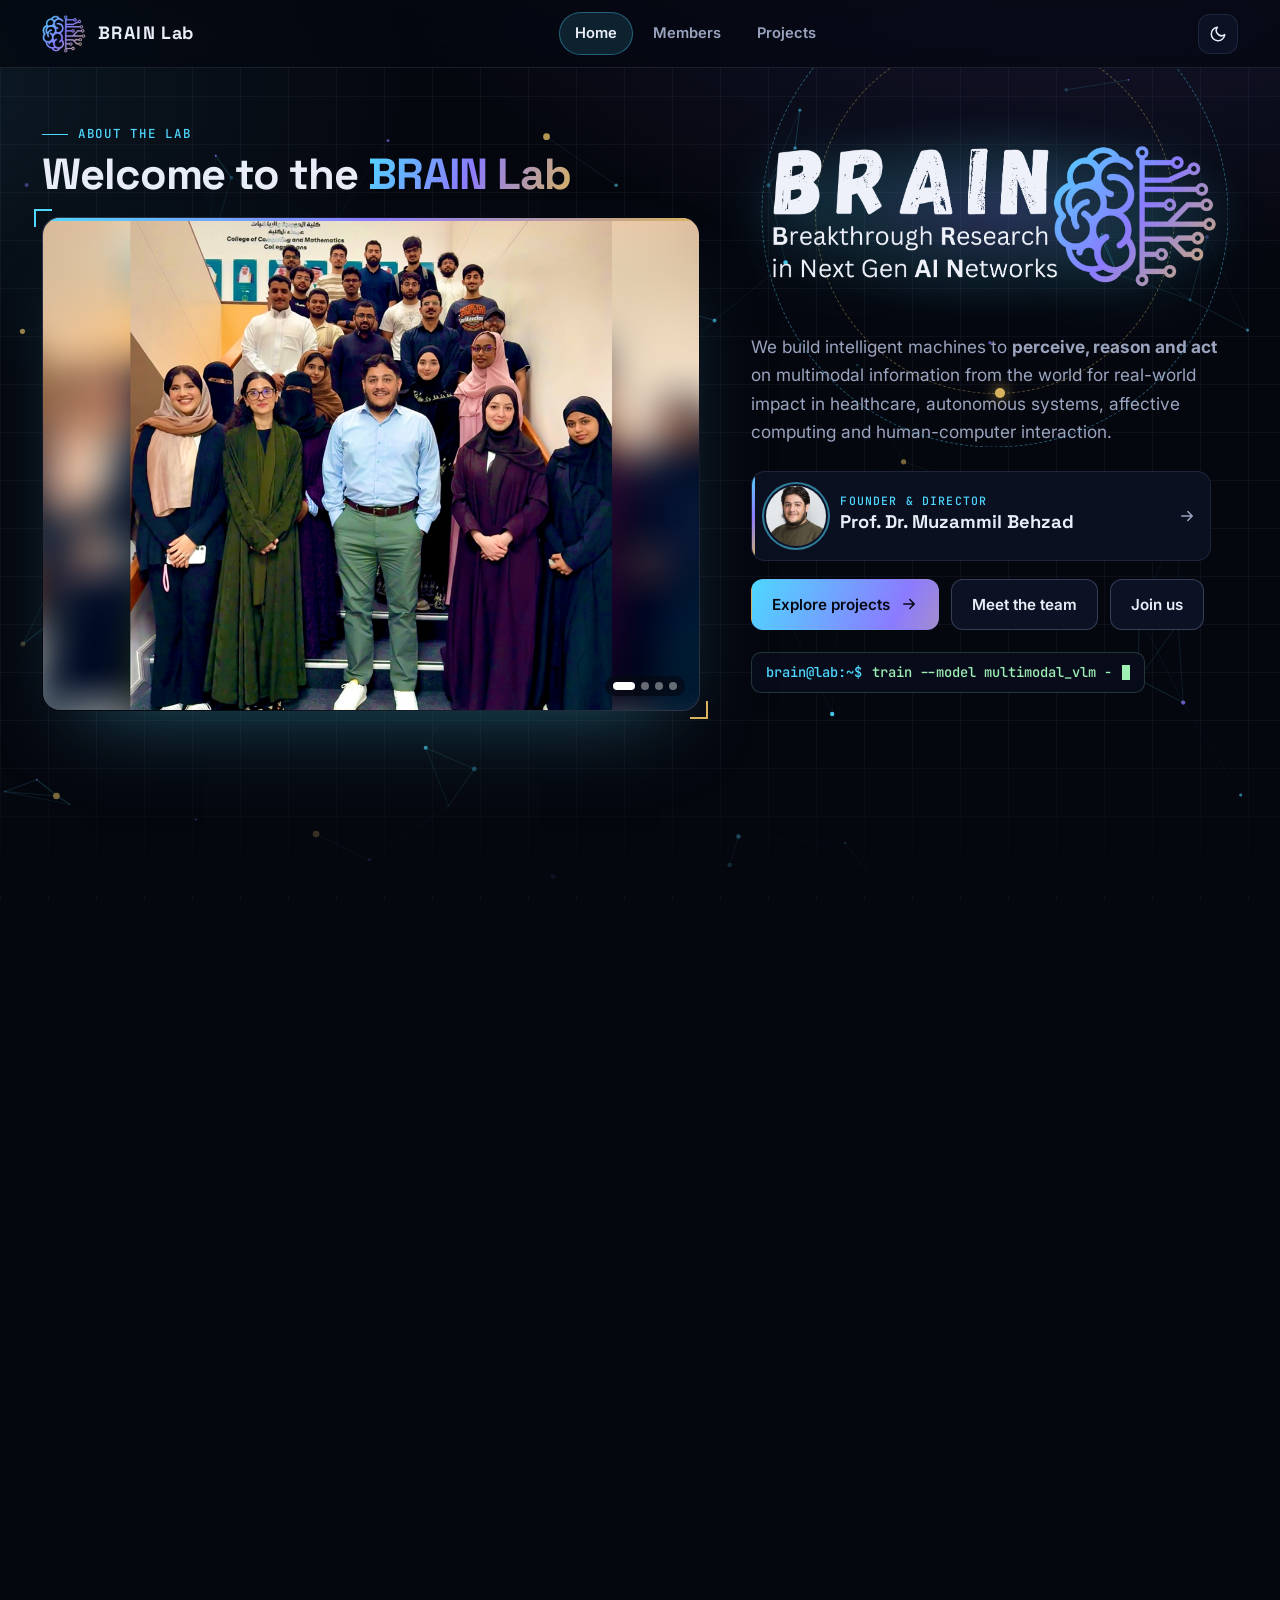
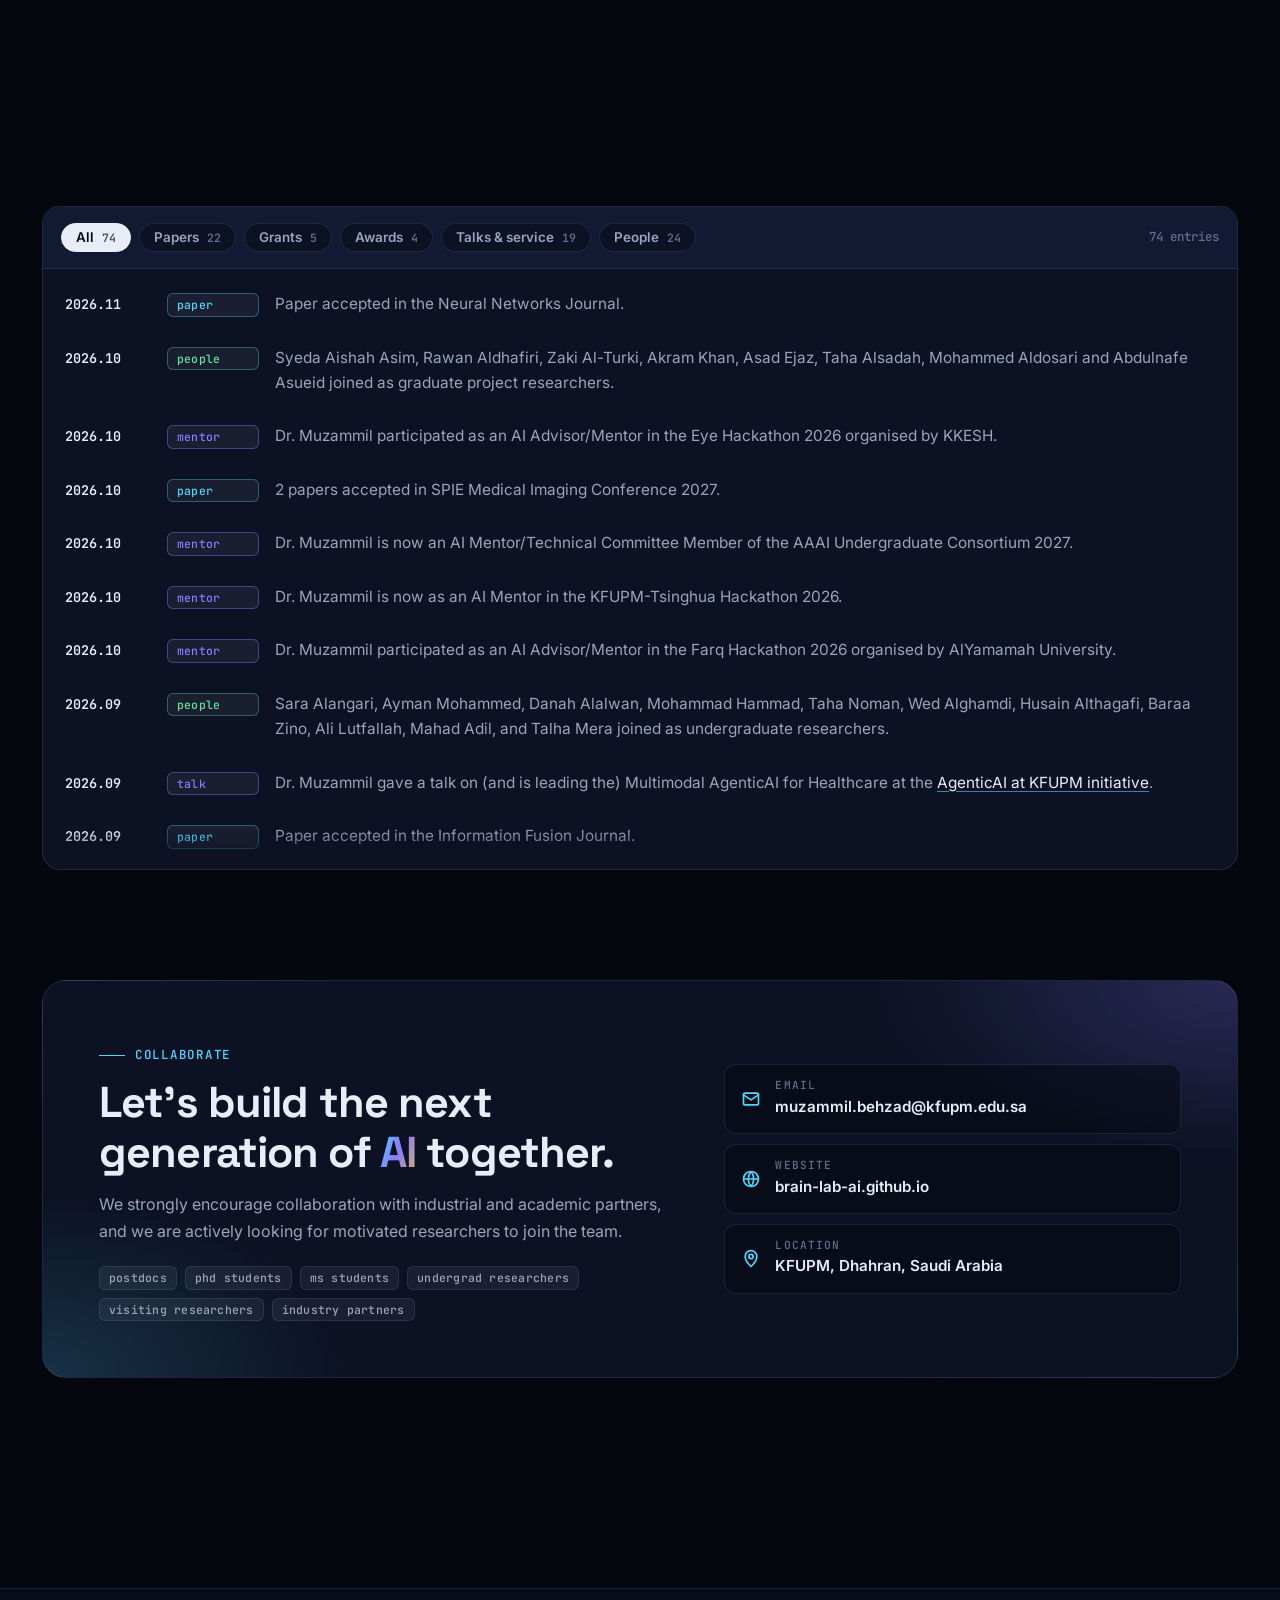
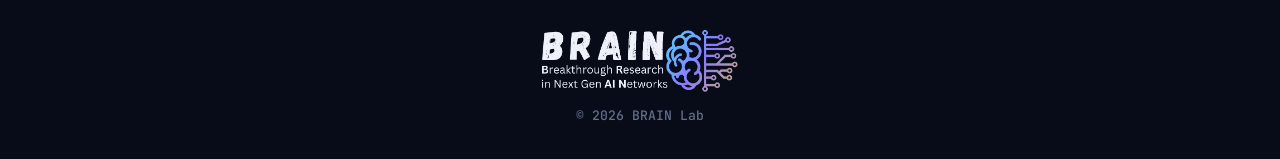
<file: index.html>
<!DOCTYPE html>
<html lang="en" data-theme="dark">
<head>
  <meta charset="UTF-8">
  <meta name="viewport" content="width=device-width, initial-scale=1">
  <title>BRAIN Lab · KFUPM — Breakthrough Research in Next Gen AI Networks</title>
  <meta name="description" content="BRAIN Lab at KFUPM advances AI, computer vision, multimodal learning, LLMs/VLMs, generative and agentic AI, with applications in healthcare, autonomous systems, and human-computer interaction.">
  <meta name="keywords" content="BRAIN Lab, KFUPM, AI research, computer vision, VLM, LLM, multimodal AI, medical AI, agentic AI, Saudi Arabia">
  <meta name="author" content="BRAIN Lab, KFUPM">
  <meta name="theme-color" content="#05070f">
  <link rel="canonical" href="https://brain-lab-ai.github.io/">
  <meta property="og:type" content="website">
  <meta property="og:title" content="BRAIN Lab · Breakthrough Research in Next Gen AI Networks">
  <meta property="og:description" content="AI, computer vision, multimodal learning and LLM/VLM research at KFUPM.">
  <meta property="og:url" content="https://brain-lab-ai.github.io/">
  <meta property="og:image" content="https://brain-lab-ai.github.io/images/group-photo/BRAINLabPeople.jpg">
  <meta name="twitter:card" content="summary_large_image">
  <link rel="icon" type="image/png" sizes="64x64" href="images/logo/favicon-64.png">
  <link rel="apple-touch-icon" href="images/logo/apple-touch-icon.png">
  <script>(function(){try{var t=localStorage.getItem("brainlab-theme");if(t)document.documentElement.setAttribute("data-theme",t);}catch(e){}})();</script>
  <link rel="preconnect" href="https://fonts.googleapis.com">
  <link rel="preconnect" href="https://fonts.gstatic.com" crossorigin>
  <link rel="stylesheet" href="https://fonts.googleapis.com/css2?family=Inter:wght@400;500;600;700&family=JetBrains+Mono:wght@400;500;600&family=Space+Grotesk:wght@500;600;700&display=swap">
  <link rel="stylesheet" href="assets/css/style.css">
  
  <script src="assets/js/main.js" defer></script>
  <script type="application/ld+json">
  {
    "@context": "https://schema.org",
    "@type": "ResearchOrganization",
    "name": "BRAIN Lab — Breakthrough Research in Next Gen AI Networks",
    "url": "https://brain-lab-ai.github.io/",
    "logo": "https://brain-lab-ai.github.io/images/logo/icon-512.png",
    "parentOrganization": { "@type": "CollegeOrUniversity", "name": "King Fahd University of Petroleum & Minerals (KFUPM)" },
    "founder": { "@type": "Person", "name": "Muzammil Behzad", "url": "https://muzammilbehzad.com/" },
    "email": "muzammil.behzad@kfupm.edu.sa"
  }
  </script>
</head>
<body>

<!-- ================= SVG ICON SPRITE ================= -->
<svg width="0" height="0" style="position:absolute" aria-hidden="true">
  <defs>
    <symbol id="i-arrow" viewBox="0 0 24 24" fill="none" stroke="currentColor" stroke-width="2" stroke-linecap="round" stroke-linejoin="round"><path d="M5 12h14M13 6l6 6-6 6"/></symbol>
    <symbol id="i-sun" viewBox="0 0 24 24" fill="none" stroke="currentColor" stroke-width="2" stroke-linecap="round"><circle cx="12" cy="12" r="4"/><path d="M12 2v2M12 20v2M4.9 4.9l1.4 1.4M17.7 17.7l1.4 1.4M2 12h2M20 12h2M4.9 19.1l1.4-1.4M17.7 6.3l1.4-1.4"/></symbol>
    <symbol id="i-moon" viewBox="0 0 24 24" fill="none" stroke="currentColor" stroke-width="2" stroke-linecap="round" stroke-linejoin="round"><path d="M21 12.8A9 9 0 1 1 11.2 3a7 7 0 0 0 9.8 9.8z"/></symbol>
    <symbol id="i-menu" viewBox="0 0 24 24" fill="none" stroke="currentColor" stroke-width="2" stroke-linecap="round"><path d="M4 7h16M4 12h16M4 17h10"/></symbol>
    <symbol id="i-mail" viewBox="0 0 24 24" fill="none" stroke="currentColor" stroke-width="2" stroke-linecap="round" stroke-linejoin="round"><rect x="3" y="5" width="18" height="14" rx="2"/><path d="m3 7 9 6 9-6"/></symbol>
    <symbol id="i-globe" viewBox="0 0 24 24" fill="none" stroke="currentColor" stroke-width="2"><circle cx="12" cy="12" r="9"/><path d="M3 12h18M12 3a14 14 0 0 1 0 18M12 3a14 14 0 0 0 0 18"/></symbol>
    <symbol id="i-pin" viewBox="0 0 24 24" fill="none" stroke="currentColor" stroke-width="2" stroke-linecap="round" stroke-linejoin="round"><path d="M12 21s-7-6.3-7-12a7 7 0 0 1 14 0c0 5.7-7 12-7 12z"/><circle cx="12" cy="9" r="2.5"/></symbol>
    <symbol id="i-up" viewBox="0 0 24 24" fill="none" stroke="currentColor" stroke-width="2" stroke-linecap="round" stroke-linejoin="round"><path d="M12 19V5M6 11l6-6 6 6"/></symbol>
  </defs>
</svg>

<a class="skip-link" href="#main">Skip to content</a>

<!-- ================= HEADER ================= -->
<header class="site-header">
  <nav class="nav container" aria-label="Primary">
    <a class="brand" href="index.html" aria-label="BRAIN Lab home">
      <span class="brand__mark">
        <img class="on-dark" src="images/logo/brainlab-mark-on-dark.png" alt="" width="53" height="46">
        <img class="on-light" src="images/logo/brainlab-mark-on-light.png" alt="" width="53" height="46">
      </span>
      <span class="brand__name"><span><b>BRAIN</b> Lab</span></span>
    </a>
    <ul class="nav__links" id="nav-links">
      <li><a href="index.html" aria-current="page">Home</a></li>
      <li><a href="members.html">Members</a></li>
      <li><a href="projects.html">Projects</a></li>
      <!-- <li><a href="publications.html">Publications</a></li> -->
    </ul>
    <div class="nav__actions">
      <button class="icon-btn theme-toggle" type="button" aria-label="Toggle light/dark theme">
        <svg class="moon"><use href="#i-moon"/></svg><svg class="sun"><use href="#i-sun"/></svg>
      </button>
      <button class="icon-btn menu-btn" type="button" aria-label="Open menu" aria-expanded="false" aria-controls="nav-links">
        <svg><use href="#i-menu"/></svg>
      </button>
    </div>
  </nav>
</header>

<main id="main">

  <!-- ================= HERO ================= -->
  <section class="hero" aria-labelledby="hero-title">
    <canvas id="neural" class="hero__canvas" aria-hidden="true"></canvas>
    <div class="container">
     <div class="hero__grid">
      <!-- BRAIN logo (images/logo/) — top-right on desktop, first on phones -->
      <div class="hero__logo reveal" aria-hidden="false">
        <span class="orbit orbit--1"></span><span class="orbit orbit--2"></span>
        <div class="logo-card">
          <img class="on-dark" src="images/logo/brainlab-logo-on-dark.png" alt="BRAIN Lab — Breakthrough Research in Next Gen AI Networks" width="1417" height="458" decoding="async" fetchpriority="high">
          <img class="on-light" src="images/logo/brainlab-logo-on-light.png" alt="BRAIN Lab — Breakthrough Research in Next Gen AI Networks" width="1417" height="458" decoding="async">
        </div>
      </div>
      <div class="hero__media">
      <span class="eyebrow reveal">About the lab</span>
      <h1 id="hero-title" class="hero__title reveal" style="--d:.03s">Welcome to the <span class="grad-text">BRAIN Lab</span></h1>
      <!--
        GROUP PHOTO SLIDESHOW — changes every 3 seconds (edit data-interval, in milliseconds).
        Put your photos in images/ with these names, or change the src values.
        To add a 4th photo, copy one <img class="slide"> line; dots are created automatically.
      -->
      <figure class="photo-frame slideshow hero__photos reveal" style="--d:.05s" data-interval="3000" aria-roledescription="carousel" aria-label="BRAIN Lab group photos">
        <span class="corner corner--tl"></span><span class="corner corner--br"></span>
        <div class="photo-frame__inner">
          <img class="slide is-active" src="images/group-photo/BRAINLabPeople4.jpg"  alt="BRAIN Lab group photo 3" decoding="async" fetchpriority="high">
          <img class="slide"           src="images/group-photo/BRAINLabPeople3.jpeg" alt="BRAIN Lab group photo 2" decoding="async" loading="lazy">
          <img class="slide"           src="images/group-photo/BRAINLabPeople2.jpg" alt="BRAIN Lab group photo 2" decoding="async" loading="lazy">
          <img class="slide"           src="images/group-photo/BRAINLabPeople1.jpg" alt="BRAIN Lab group photo 1" decoding="async" loading="lazy">
          <div class="slide-progress" aria-hidden="true"><span></span></div>
          <div class="slide-dots" role="tablist" aria-label="Choose photo"></div>
        </div>
        <!-- <figcaption>fig.0<span data-slide-num>1</span> — the BRAIN Lab team</figcaption> -->
      </figure>
      </div><!-- /hero__media -->
      <div class="hero__text">
      <p class="hero__sub reveal" style="--d:.1s">
        We build intelligent machines to <strong>perceive, reason and act</strong> on multimodal information from the world for real-world impact in healthcare, autonomous systems, affective computing and human-computer interaction.
      </p>
      <a class="director director--hero reveal" style="--d:.15s" href="https://muzammilbehzad.com/" target="_blank" rel="noopener">
        <img src="images/people/Muzammil.jpg" alt="Prof. Dr. Muzammil Behzad" decoding="async">
        <div>
          <small>Founder &amp; Director</small>
          <strong>Prof. Dr. Muzammil Behzad</strong>
        </div>
        <svg><use href="#i-arrow"/></svg>
      </a>
      <div class="hero__cta reveal" style="--d:.2s">
        <a class="btn btn--primary" href="projects.html">Explore projects <svg class="arrow"><use href="#i-arrow"/></svg></a>
        <a class="btn" href="members.html">Meet the team</a>
        <a class="btn" href="#join">Join us</a>
      </div>
      <div class="term reveal" style="--d:.2s" aria-hidden="true">
        <span class="prompt">brain@lab:~$</span>
        <span data-type='["train --model multimodal_vlm --domain healthcare","eval --task hallucination --models llm,vlm","run agent --tools retrieval,planning,reasoning","segment --input ct_volume --mode 3d","distill --teacher vlm-large --student vlm-tiny"]'></span><span class="caret"></span>
      </div>
      </div><!-- /hero__text -->
     </div><!-- /hero__grid -->

    </div>
  </section>

  <!-- ================= RESEARCH AREAS ================= -->
  <section class="section" id="research" aria-labelledby="research-title" style="padding-top:0">
    <div class="container">
      <div class="section-head reveal">
        <div>
          <span class="eyebrow">Research areas</span>
          <h2 id="research-title">What we work on</h2>
        </div>
      </div>
      <div class="areas">
        <article class="area reveal"><div class="area__n"><span>01</span><i>→</i></div><h3>Anything AI</h3><p>Intelligent systems, reasoning, optimization and trustworthy AI across every layer of the stack.</p></article>
        <article class="area reveal" style="--d:.04s"><div class="area__n"><span>02</span><i>→</i></div><h3>Representation Learning</h3><p>Self-supervised, contrastive, metric and multimodal representation learning.</p></article>
        <article class="area reveal" style="--d:.08s"><div class="area__n"><span>03</span><i>→</i></div><h3>2D / 3D Vision</h3><p>Detection, segmentation, scene understanding, 3D vision and video analytics.</p></article>
        <article class="area reveal" style="--d:.12s"><div class="area__n"><span>04</span><i>→</i></div><h3>Multimodal AI</h3><p>Learning and reasoning across vision, language, audio, sensor and biomedical data.</p></article>
        <article class="area reveal"><div class="area__n"><span>05</span><i>→</i></div><h3>LLMs &amp; VLMs</h3><p>Foundation models for language, vision, multimodal reasoning, retrieval and generation.</p></article>
        <article class="area reveal" style="--d:.04s"><div class="area__n"><span>06</span><i>→</i></div><h3>Generative AI</h3><p>Diffusion models, GANs, large generative models and synthetic data generation.</p></article>
        <article class="area reveal" style="--d:.08s"><div class="area__n"><span>07</span><i>→</i></div><h3>Applied Computer Vision</h3><p>Healthcare, robotics, autonomous systems, smart cities, industrial inspection and surveillance.</p></article>
        <article class="area reveal" style="--d:.12s"><div class="area__n"><span>08</span><i>→</i></div><h3>Agentic AI</h3><p>Autonomous agents, planning, reasoning, tool use and multi-agent collaboration.</p></article>
        <article class="area reveal"><div class="area__n"><span>09</span><i>→</i></div><h3>Affective Computing</h3><p>Facial expression analysis, emotion recognition, gesture understanding and behavioral AI.</p></article>
        <article class="area reveal" style="--d:.04s"><div class="area__n"><span>10</span><i>→</i></div><h3>Human-Computer Interaction</h3><p>Human-AI collaboration, intelligent interfaces and user-centered systems.</p></article>
        <article class="area reveal" style="--d:.08s"><div class="area__n"><span>11</span><i>→</i></div><h3>AI for Healthcare</h3><p>Medical image analysis, clinical decision support, biomedical AI and healthcare automation.</p></article>
        <article class="area reveal" style="--d:.12s"><div class="area__n"><span>12</span><i>→</i></div><h3>Explainable &amp; Trustworthy AI</h3><p>Interpretability, fairness, robustness, uncertainty estimation and responsible AI.</p></article>
      </div>
    </div>
  </section>

  <!-- ================= NEWS ================= -->
  <section class="section" id="news" aria-labelledby="news-title" style="padding-top:0">
    <div class="container">
      <div class="section-head reveal">
        <div>
          <span class="eyebrow">Changelog</span>
          <h2 id="news-title">News &amp; announcements</h2>
        </div>
      </div>

      <!--
        HOW TO ADD NEWS: copy one <li class="news-item"> line and put it at the TOP of the list.
        data-cat must be one of: paper, grant, talk, award, people
      -->
      <div class="news-wrap reveal" data-filter-scope>
        <div class="news-toolbar">
          <div class="chips" role="group" aria-label="Filter news">
            <button class="chip is-active" type="button" data-filter="all" aria-pressed="true">All <span class="n"></span></button>
            <button class="chip" type="button" data-filter="paper" aria-pressed="false">Papers <span class="n"></span></button>
            <button class="chip" type="button" data-filter="grant" aria-pressed="false">Grants <span class="n"></span></button>
            <button class="chip" type="button" data-filter="award" aria-pressed="false">Awards <span class="n"></span></button>
            <button class="chip" type="button" data-filter="talk" aria-pressed="false">Talks &amp; service <span class="n"></span></button>
            <button class="chip" type="button" data-filter="people" aria-pressed="false">People <span class="n"></span></button>
          </div>
          <span class="count"><span data-visible-count>0</span> entries</span>
        </div>
        <ul class="news">
          
          <li class="news-item" data-cat="paper"><time>2026.11</time><span class="tag tag--paper">paper</span><p>Paper accepted in the Neural Networks Journal.</p></li>
          <li class="news-item" data-cat="people"><time>2026.10</time><span class="tag tag--people">people</span><p>Syeda Aishah Asim, Rawan Aldhafiri, Zaki Al-Turki, Akram Khan, Asad Ejaz, Taha Alsadah, Mohammed Aldosari and Abdulnafe Asueid joined as graduate project researchers.</p></li>
          <li class="news-item" data-cat="talk"><time>2026.10</time><span class="tag tag--talk">mentor</span><p>Dr. Muzammil participated as an AI Advisor/Mentor in the Eye Hackathon 2026 organised by KKESH.</p></li>
          <li class="news-item" data-cat="paper"><time>2026.10</time><span class="tag tag--paper">paper</span><p>2 papers accepted in SPIE Medical Imaging Conference 2027.</p></li>
          <li class="news-item" data-cat="talk"><time>2026.10</time><span class="tag tag--talk">mentor</span><p>Dr. Muzammil is now an AI Mentor/Technical Committee Member of the AAAI Undergraduate Consortium 2027.</p></li>
          <li class="news-item" data-cat="talk"><time>2026.10</time><span class="tag tag--talk">mentor</span><p>Dr. Muzammil is now as an AI Mentor in the KFUPM-Tsinghua Hackathon 2026.</p></li>
          <li class="news-item" data-cat="talk"><time>2026.10</time><span class="tag tag--talk">mentor</span><p>Dr. Muzammil participated as an AI Advisor/Mentor in the Farq Hackathon 2026 organised by AlYamamah University.</p></li>
          <li class="news-item" data-cat="people"><time>2026.09</time><span class="tag tag--people">people</span><p>Sara Alangari, Ayman Mohammed, Danah Alalwan, Mohammad Hammad, Taha Noman, Wed Alghamdi, Husain Althagafi, Baraa Zino, Ali Lutfallah, Mahad Adil, and Talha Mera joined as undergraduate researchers.</p></li>
          <li class="news-item" data-cat="talk"><time>2026.09</time><span class="tag tag--talk">talk</span><p>Dr. Muzammil gave a talk on (and is leading the) Multimodal AgenticAI for Healthcare at the <a href="https://agenticaikfupm.github.io/index.html" target="_blank" rel="noopener">AgenticAI at KFUPM initiative</a>.</p></li>
          <li class="news-item" data-cat="paper"><time>2026.09</time><span class="tag tag--paper">paper</span><p>Paper accepted in the Information Fusion Journal.</p></li>
          <li class="news-item" data-cat="people"><time>2026.08</time><span class="tag tag--people">people</span><p>Danah Aldosary joined as undergraduate thesis researcher.</p></li>
          <li class="news-item" data-cat="talk"><time>2026.08</time><span class="tag tag--talk">mentor</span><p>Dr. Muzammil is now an AI Mentor for IEEE Signal Processing Mentorship Academy.</p></li>
          <li class="news-item" data-cat="paper"><time>2026.08</time><span class="tag tag--paper">paper</span><p>Paper accepted in the IEEE Access Journal.</p></li>
          <li class="news-item" data-cat="paper"><time>2026.08</time><span class="tag tag--paper">paper</span><p>Paper accepted in the ACCV Conference 2027.</p></li>
          <li class="news-item" data-cat="grant"><time>2026.07</time><span class="tag tag--grant">grant</span><p>Dr. Muzammil's funded project on Spiking Neural Network for Intelligent Sensing (PI) is approved.</p></li>
          <li class="news-item" data-cat="paper"><time>2026.07</time><span class="tag tag--paper">paper</span><p>Paper accepted in the IEEE Journal of Biomedical and Health Informatics Journal.</p></li>
          <li class="news-item" data-cat="talk"><time>2026.06</time><span class="tag tag--talk">mentor</span><p>Dr. Muzammil is now an AI Mentor for IEEE Micro Mentoring Experience Program at ICIP 2026.</p></li>
          <li class="news-item" data-cat="paper"><time>2026.06</time><span class="tag tag--paper">paper</span><p>Paper accepted at the IEEE International Conference on Image Processing (ICIP) 2026.</p></li>
          <li class="news-item" data-cat="paper"><time>2026.06</time><span class="tag tag--paper">paper</span><p>Paper accepted in BMVC 2026.</p></li>
          <li class="news-item" data-cat="people"><time>2026.06</time><span class="tag tag--people">people</span><p>Asmaa Waheeba and Talah Jabril joined as visiting undergraduate researchers.</p></li>
          <li class="news-item" data-cat="grant"><time>2026.06</time><span class="tag tag--grant">grant</span><p>Dr. Muzammil's funded project on Quantum Multimodal AI (Co-PI) is approved.</p></li>
          <li class="news-item" data-cat="grant"><time>2026.05</time><span class="tag tag--grant">grant</span><p>Dr. Muzammil's funded project on Multimodal and Trustworthy Medical Computer Vision (PI) is approved.</p></li>
          <li class="news-item" data-cat="people"><time>2026.05</time><span class="tag tag--people">people</span><p>Alaa successfully defended her MS thesis.</p></li>
          <li class="news-item" data-cat="people"><time>2026.05</time><span class="tag tag--people">people</span><p>Reem successfully defended her PhD thesis proposal.</p></li>
          <li class="news-item" data-cat="award"><time>2026.05</time><span class="tag tag--award">award</span><p>Our team won 1st and 2nd places in the graduate category and 2nd place in the undergraduate category of the poster competition at <a href="https://www.linkedin.com/posts/muzammil-behzad_feeling-incredibly-proud-today-my-students-activity-7455983303767191552-M8wY" target="_blank" rel="noopener">Women in Data Science (WiDS 2026)</a>.</p></li>
          <li class="news-item" data-cat="paper"><time>2026.05</time><span class="tag tag--paper">poster</span><p>6 posters accepted in the Women in Data Science (WiDS) 2026 poster competition at KFUPM, Saudi Arabia.</p></li>
          <li class="news-item" data-cat="people"><time>2026.05</time><span class="tag tag--people">people</span><p>Malik Ibrahim, Daniya Imran, Hibah Almashhad, Jumana Alharbi, Abdulaziz Ismail, Abdullah AlAwlaqi and Saad Alghamdi successfully completed their graduate projects.</p></li>
          <li class="news-item" data-cat="talk"><time>2026.04</time><span class="tag tag--talk">event</span><p>Dr. Muzammil participated in the IEEE International Symposium on Biomedical Imaging (ISBI) in London, UK.</p></li>
          <li class="news-item" data-cat="paper"><time>2026.04</time><span class="tag tag--paper">paper</span><p>Three papers accepted at the <a href="https://www.linkedin.com/posts/muzammil-behzad_isbi2026-activity-7449078884404273152-Foj8" target="_blank" rel="noopener">IEEE International Symposium on Biomedical Imaging (ISBI)</a>.</p></li>
          <li class="news-item" data-cat="paper"><time>2026.03</time><span class="tag tag--paper">paper</span><p>"UDAN-CLIP: Diffusion attention network with contrastive language-image joint learning for underwater image enhancement" accepted in <a href="https://www.sciencedirect.com/science/article/abs/pii/S003132032600539X" target="_blank" rel="noopener">Pattern Recognition</a>.</p></li>
          <li class="news-item" data-cat="paper"><time>2026.03</time><span class="tag tag--paper">paper</span><p>"KRCapVLM: Beam-guided knowledge replay for knowledge-rich image captioning using vision-language model" accepted in <a href="https://www.sciencedirect.com/science/article/abs/pii/S0031320326005340" target="_blank" rel="noopener">Pattern Recognition</a>.</p></li>
          <li class="news-item" data-cat="paper"><time>2026.03</time><span class="tag tag--paper">paper</span><p>"MultiviewVLM: Unsupervised Multiview Contrastive Language-Image Joint Learning with Pseudo-Labeled Prompts via Vision-Language Model for 3D/4D Facial Expression Recognition" accepted in <a href="https://ieeexplore.ieee.org/abstract/document/11447443" target="_blank" rel="noopener">IEEE Transactions on Multimedia</a>.</p></li>
          <li class="news-item" data-cat="talk"><time>2026.02</time><span class="tag tag--talk">service</span><p>Dr. Muzammil is serving as Area Chair for the 28th International Conference on Pattern Recognition (ICPR) 2026.</p></li>
          <li class="news-item" data-cat="talk"><time>2026.02</time><span class="tag tag--talk">keynote</span><p>Dr. Muzammil will give a keynote talk at the <a href="https://www.linkedin.com/posts/muzammil-behzad_london-ieee-medicalimaging-activity-7440164545383395328-Rfzf" target="_blank" rel="noopener">Foundation AI Models in Medical Imaging Workshop</a> at ISBI 2026.</p></li>
          <li class="news-item" data-cat="award"><time>2026.02</time><span class="tag tag--award">honor</span><p>Dr. Muzammil elevated to the grade of IEEE Senior Member.</p></li>
          <li class="news-item" data-cat="award"><time>2026.02</time><span class="tag tag--award">award</span><p>Best Poster Award for "Generative Adversarial Synthesis for Brain MRI Images" at the SMiLE 2026 conference.</p></li>
          <li class="news-item" data-cat="people"><time>2026.01</time><span class="tag tag--people">people</span><p>Afrah successfully defended her MS thesis.</p></li>
          <li class="news-item" data-cat="talk"><time>2026.01</time><span class="tag tag--talk">mentor</span><p>Dr. Muzammil participated as a <a href="https://www.linkedin.com/posts/muzammil-behzad_wrapping-up-an-excellent-experience-at-menaml2026-activity-7423394023563984896-vK7x" target="_blank" rel="noopener">Mentor</a> at MenaML 2026, KAUST, Saudi Arabia.</p></li>
          <li class="news-item" data-cat="people"><time>2026.01</time><span class="tag tag--people">people</span><p>Renad Elsafi, Danah Aldosary, Omar Alshahrani, Abdullah Baleid, Arwa Aldawoud, Leen Refka, Bana Jaber and Abdulrahman Ibrahim joined as undergraduate researchers.</p></li>
          <li class="news-item" data-cat="talk"><time>2026.01</time><span class="tag tag--talk">mentor</span><p>Dr. Muzammil participated as <a href="https://www.linkedin.com/posts/muzammil-behzad_theeyehackathon-activity-7406236321985396738-kdWo" target="_blank" rel="noopener">AI Advisor and Mentor</a> at the Eye Hackathon 2025 in Riyadh, Saudi Arabia.</p></li>
          <li class="news-item" data-cat="paper"><time>2025.12</time><span class="tag tag--paper">paper</span><p>"MOSAIC: A multi-view 2.5D organ slice selector with cross-attentional reasoning for anatomically-aware CT localization in medical organ segmentation" accepted in <a href="https://www.sciencedirect.com/science/article/abs/pii/S1077314225002450" target="_blank" rel="noopener">Computer Vision and Image Understanding</a>.</p></li>
          <li class="news-item" data-cat="people"><time>2025.11</time><span class="tag tag--people">people</span><p>Malik Ibrahim, Daniya Imran, Hibah Almashhad, Jumana Alharbi, Abdulaziz Ismail, Abdullah AlAwlaqi and Saad Alghamdi joined as graduate researchers.</p></li>
          <li class="news-item" data-cat="talk"><time>2025.11</time><span class="tag tag--talk">keynote</span><p>Dr. Muzammil gave a keynote talk at the <a href="https://www.linkedin.com/posts/muzammil-behzad_heartfusion2025-aiinhealthcare-cardiovascularai-activity-7393642038317060096-P8V5" target="_blank" rel="noopener">Heart Fusion Conference 2025</a>.</p></li>
          <li class="news-item" data-cat="talk"><time>2025.10</time><span class="tag tag--talk">talk</span><p>Dr. Muzammil gave a talk titled "Vision-Language Models in the Age of Multimodal Healthcare AI: Opportunities and Challenges for Next-Generation Medical Imaging and Clinical Applications" at the <a href="https://www.linkedin.com/posts/muzammil-behzad_ai-healthcareai-medicalimaging-activity-7382099283006705665--xRo" target="_blank" rel="noopener">AI Leadership Development Day</a>, hosted by Johns Hopkins Aramco Healthcare (JHAH) and sponsored by Aramco.</p></li>
          <li class="news-item" data-cat="talk"><time>2025.10</time><span class="tag tag--talk">talk</span><p>Dr. Muzammil gave a talk titled "Vision-Language Models in the Age of Multimodal AI: Bridging Modalities for Next-Generation Computer Vision Applications" at the <a href="https://www.linkedin.com/posts/muzammil-behzad_ai-multimodalai-visionlanguagemodels-activity-7376612992164986880-33bx" target="_blank" rel="noopener">AI Co-Innovation Program</a>, jointly organized by Aramco and the Research, Development and Innovation Authority (RDIA).</p></li>
          <li class="news-item" data-cat="people"><time>2025.10</time><span class="tag tag--people">people</span><p>Farah Alshiha joined as an undergraduate researcher on medical AI.</p></li>
          <li class="news-item" data-cat="paper"><time>2025.09</time><span class="tag tag--paper">paper</span><p>"FACET-VLM: Facial emotion learning with text-guided multiview fusion via vision-language model for 3D/4D facial expression recognition" accepted in <a href="https://www.sciencedirect.com/science/article/abs/pii/S0925231225022933" target="_blank" rel="noopener">Neurocomputing</a>.</p></li>
          <li class="news-item" data-cat="paper"><time>2025.08</time><span class="tag tag--paper">paper</span><p>"SMILE-VLM: Self-Supervised Multi-View Representation Learning using Vision-Language Model for 3D/4D Facial Expression Recognition" accepted in <a href="https://ieeexplore.ieee.org/abstract/document/11123167" target="_blank" rel="noopener">IEEE Access</a>.</p></li>
          <li class="news-item" data-cat="paper"><time>2025.08</time><span class="tag tag--paper">paper</span><p>"Prompt-Guided Patch UNet-VAE with Adversarial Supervision for Adrenal Gland Segmentation in Computed Tomography Medical Images" accepted at the <a href="https://aiih.cc/" target="_blank" rel="noopener">International Conference on Artificial Intelligence in Healthcare (AIiH 2025)</a>.</p></li>
          <li class="news-item" data-cat="people"><time>2025.05</time><span class="tag tag--people">people</span><p>Reem AlJunaid joined as a PhD researcher on knowledge distillation for medical AI.</p></li>
          <li class="news-item" data-cat="award"><time>2025.05</time><span class="tag tag--award">award</span><p>Our team won 2nd place in the poster competition at the Women in Data Science (WiDS 2025) conference.</p></li>
          <li class="news-item" data-cat="people"><time>2025.04</time><span class="tag tag--people">people</span><p>Safa joined as a PhD researcher on generative AI for medical 3D data.</p></li>
          <li class="news-item" data-cat="people"><time>2025.04</time><span class="tag tag--people">people</span><p>Hania was admitted to the PhD program at KFUPM, Saudi Arabia.</p></li>
          <li class="news-item" data-cat="people"><time>2025.04</time><span class="tag tag--people">people</span><p>Thuraya was admitted to the MS program at KFUPM, Saudi Arabia.</p></li>
          <li class="news-item" data-cat="paper"><time>2025.04</time><span class="tag tag--paper">poster</span><p>Poster accepted in the Women in Data Science (WiDS) 2025 poster competition at KFUPM, Saudi Arabia.</p></li>
          <li class="news-item" data-cat="paper"><time>2025.04</time><span class="tag tag--paper">paper</span><p>Paper accepted at the 19th IEEE International Conference on Automatic Face and Gesture Recognition (FG 2025), Florida, USA.</p></li>
          <li class="news-item" data-cat="paper"><time>2025.04</time><span class="tag tag--paper">poster</span><p>Two posters accepted at the 16th Student Research Conference on Applied Computing 2025, Abu Dhabi, UAE.</p></li>
          <li class="news-item" data-cat="grant"><time>2025.02</time><span class="tag tag--grant">grant</span><p>Dr. Muzammil's funded project on AI models for multimodal differentiation of ocular neoplasia (PI) is approved.</p></li>
          <li class="news-item" data-cat="talk"><time>2025.02</time><span class="tag tag--talk">event</span><p>Dr. Muzammil participated in the LEAP Conference in Riyadh, Saudi Arabia.</p></li>
          <li class="news-item" data-cat="people"><time>2025.02</time><span class="tag tag--people">people</span><p>Hania Ghouse joined as a visiting researcher on multi-organ segmentation and medical analysis.</p></li>
          <li class="news-item" data-cat="grant"><time>2025.02</time><span class="tag tag--grant">grant</span><p>Dr. Muzammil's funded project on vision-language models for emotion recognition (PI) is approved.</p></li>
          <li class="news-item" data-cat="people"><time>2025.01</time><span class="tag tag--people">people</span><p>Almaan Khan joined as an undergraduate researcher on tackling data imbalance in rare object detection.</p></li>
          <li class="news-item" data-cat="people"><time>2025.01</time><span class="tag tag--people">people</span><p>Thuraya Alzubaidi joined as a visiting researcher on explainability of vision-language models.</p></li>
          <li class="news-item" data-cat="people"><time>2025.01</time><span class="tag tag--people">people</span><p>Abdul Razaq joined as an undergraduate researcher on transformer models for underwater image enhancement.</p></li>
          <li class="news-item" data-cat="people"><time>2025.01</time><span class="tag tag--people">people</span><p>Sana Ammar joined as an undergraduate researcher on explainability for medical image segmentation.</p></li>
          <li class="news-item" data-cat="talk"><time>2024.11</time><span class="tag tag--talk">talk</span><p>Dr. Muzammil gave a seminar on emotion recognition from 3D/4D faces at KFUPM, Saudi Arabia.</p></li>
          <li class="news-item" data-cat="paper"><time>2024.11</time><span class="tag tag--paper">poster</span><p>Poster accepted in the AITS poster competition at KFUPM, Saudi Arabia.</p></li>
          <li class="news-item" data-cat="paper"><time>2024.10</time><span class="tag tag--paper">poster</span><p>Poster accepted in the JRCAI poster competition at KFUPM, Saudi Arabia.</p></li>
          <li class="news-item" data-cat="people"><time>2024.10</time><span class="tag tag--people">people</span><p>Alaa Dalaq joined as an MS researcher on vision-language models for referring semantic segmentation.</p></li>
          <li class="news-item" data-cat="talk"><time>2024.09</time><span class="tag tag--talk">event</span><p>Dr. Muzammil participated in the International Conference on Smart Mobility and Logistics Ecosystem (SMiLE) at KFUPM, Saudi Arabia.</p></li>
          <li class="news-item" data-cat="talk"><time>2024.09</time><span class="tag tag--talk">event</span><p>Dr. Muzammil participated in the Global AI Summit (GAIN) in Riyadh, Saudi Arabia.</p></li>
          <li class="news-item" data-cat="people"><time>2024.09</time><span class="tag tag--people">people</span><p>Afrah Shaahid joined as an MS researcher on underwater visual enhancement using VLMs.</p></li>
          <li class="news-item" data-cat="people"><time>2024.09</time><span class="tag tag--people">people</span><p>Dr. Muzammil affiliated as a Research Fellow with the SDAIA-KFUPM Joint Research Center for AI (JRC-AI), Saudi Arabia.</p></li>
          <li class="news-item" data-cat="people"><time>2024.09</time><span class="tag tag--people">people</span><p>Dr. Muzammil officially appointed as a Mentor for KFUPM students, Saudi Arabia.</p></li>
        </ul>
      </div>
    </div>
  </section>

  <!-- ================= JOIN / CONTACT ================= -->
  <section class="section" id="join" aria-labelledby="join-title" style="padding-top:0">
    <div class="container">
      <div class="cta reveal">
        <div>
          <span class="eyebrow">Collaborate</span>
          <h2 id="join-title">Let's build the next generation of <span class="grad-text">AI</span> together.</h2>
          <p>We strongly encourage collaboration with industrial and academic partners, and we are actively looking for motivated researchers to join the team.</p>
          <div class="roles">
            <span class="tag">postdocs</span><span class="tag">phd students</span><span class="tag">ms students</span>
            <span class="tag">undergrad researchers</span><span class="tag">visiting researchers</span><span class="tag">industry partners</span>
          </div>
        </div>
        <div class="contact-list">
          <a class="contact-item" href="mailto:muzammil.behzad@kfupm.edu.sa">
            <svg><use href="#i-mail"/></svg>
            <div><small>Email</small><span>muzammil.behzad@kfupm.edu.sa</span></div>
          </a>
          <a class="contact-item" href="https://brain-lab-ai.github.io/" target="_blank" rel="noopener">
            <svg><use href="#i-globe"/></svg>
            <div><small>Website</small><span>brain-lab-ai.github.io</span></div>
          </a>
          <div class="contact-item">
            <svg><use href="#i-pin"/></svg>
            <div><small>Location</small><span>KFUPM, Dhahran, Saudi Arabia</span></div>
          </div>
        </div>
      </div>
    </div>
  </section>

</main>

<!-- ================= FOOTER ================= -->
<footer class="site-footer">
  <div class="container footer-simple">
    <a class="footer-logo" href="index.html" aria-label="BRAIN Lab home">
      <img class="on-dark" src="images/logo/brainlab-logo-on-dark.png" alt="BRAIN Lab — Breakthrough Research in Next Gen AI Networks" loading="lazy" width="248" height="80">
      <img class="on-light" src="images/logo/brainlab-logo-on-light.png" alt="BRAIN Lab — Breakthrough Research in Next Gen AI Networks" loading="lazy" width="248" height="80">
    </a>
    <p class="copyright">© <span data-year>2026</span> BRAIN Lab</p>
  </div>
</footer>

<button class="icon-btn to-top" type="button" aria-label="Back to top"><svg><use href="#i-up"/></svg></button>

</body>
</html>
</file>
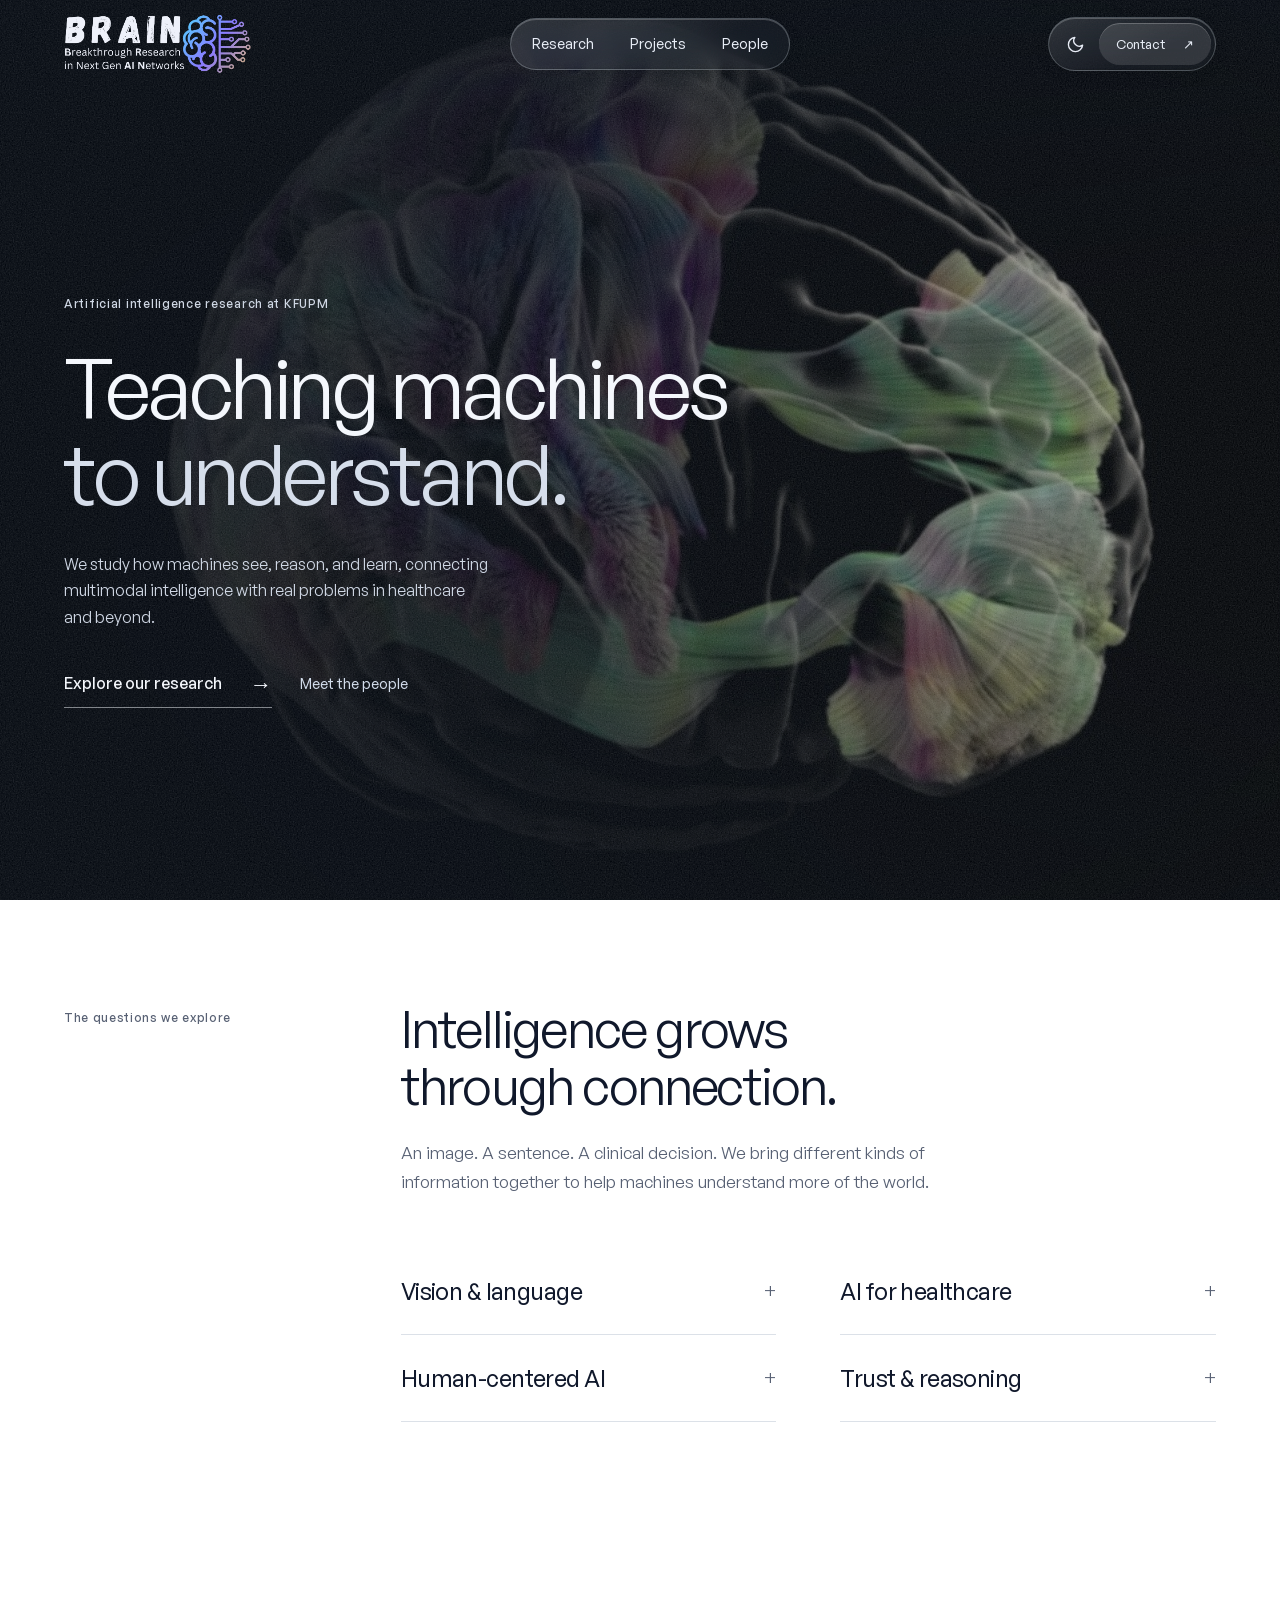
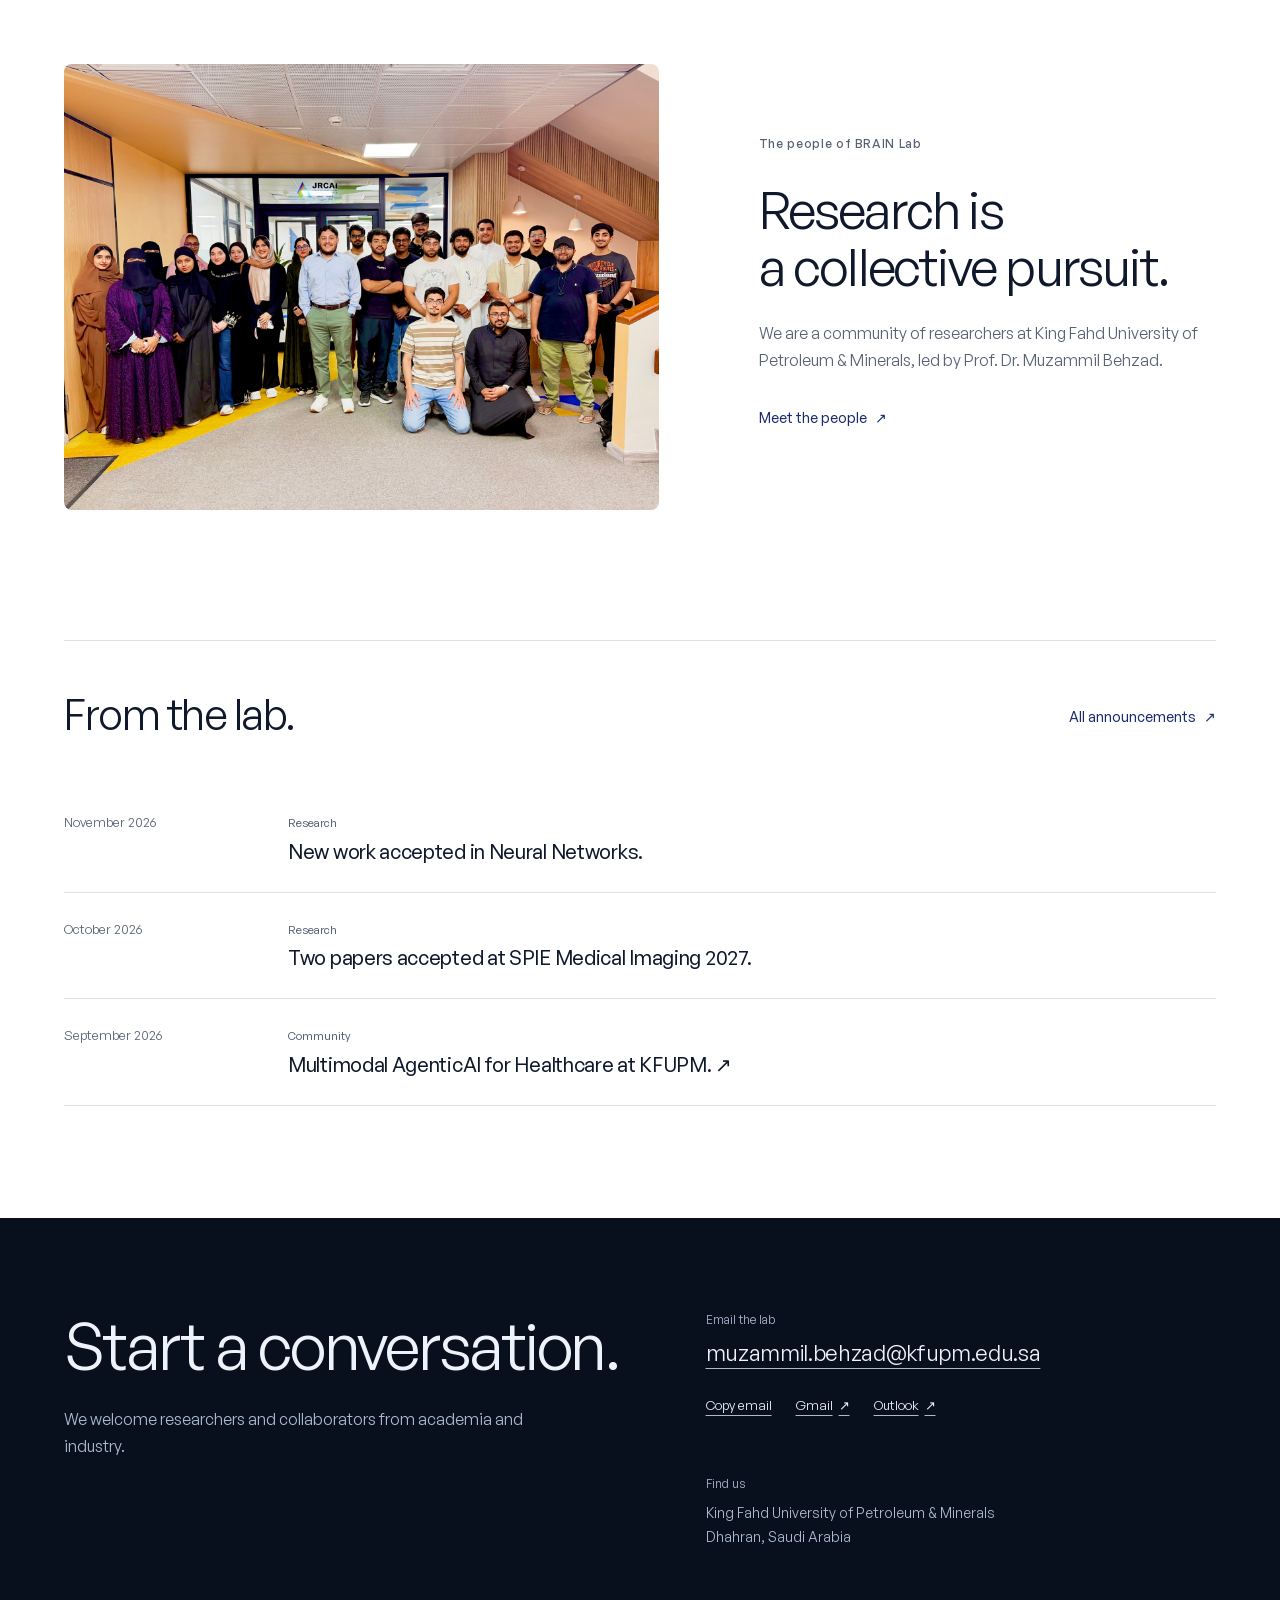
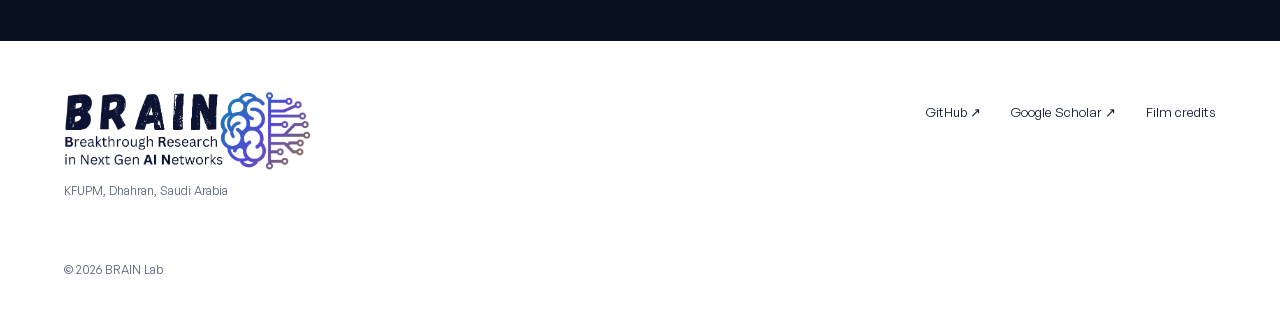
<file: designs/cortex/index.html>
<!doctype html>
<html lang="en">
<head>
  <meta charset="utf-8">
  <meta name="viewport" content="width=device-width, initial-scale=1">
  <meta name="robots" content="noindex">
  <meta name="description" content="BRAIN Lab at KFUPM. Research in multimodal intelligence, computer vision, and AI for healthcare.">
  <title>BRAIN Lab | AI research at KFUPM</title>
  <link rel="icon" href="../../images/logo/favicon-64.png">
  <link rel="preload" href="assets/fonts/general-sans-variable.woff2" as="font" type="font/woff2" crossorigin>
  <link rel="stylesheet" href="style.css?v=iphone-edge-1">
  <link rel="stylesheet" href="motion.css?v=portrait-film-1">
  <script src="script.js?v=glass-icons-1"></script>
  <script src="surface-renderer.js" defer></script>
  <script src="motion.js?v=portrait-film-1" defer></script>
  <script src="contact.js?v=1" defer></script>
</head>
<body>
<a class="skip-link" href="#main">Skip to content</a>
<header class="site-header home-header">
  <div class="header-blur" aria-hidden="true"><span></span><span></span><span></span><span></span><span></span><span></span></div>
  <nav class="container nav" aria-label="Primary">
<a class="brand" href="index.html" aria-label="BRAIN Lab home">
      <img class="logo-light" src="../../images/logo/brainlab-logo-on-light.png" width="1417" height="458" alt="">
      <img class="logo-dark" src="../../images/logo/brainlab-logo-on-dark.png" width="1417" height="458" alt="">
    </a>
    <div class="nav-links"><a href="#research">Research</a><a href="projects.html">Projects</a><a href="members.html">People</a></div>
    <div class="nav-actions"><button class="theme-toggle" type="button" data-theme-toggle aria-label="Switch to dark mode" hidden><svg class="theme-sun" aria-hidden="true" focusable="false" viewBox="0 0 24 24" fill="none" stroke="currentColor" stroke-width="1.7" stroke-linecap="round" stroke-linejoin="round"><circle cx="12" cy="12" r="4"/><path d="M12 2v2m0 16v2M2 12h2m16 0h2M4.93 4.93l1.42 1.42m11.3 11.3 1.42 1.42M4.93 19.07l1.42-1.42m11.3-11.3 1.42-1.42"/></svg><svg class="theme-moon" aria-hidden="true" focusable="false" viewBox="0 0 24 24" fill="none" stroke="currentColor" stroke-width="1.7" stroke-linecap="round" stroke-linejoin="round"><path d="M21 12.79A9 9 0 1 1 11.21 3 7 7 0 0 0 21 12.79Z"/></svg></button><a class="nav-contact" href="#join">Contact <span aria-hidden="true">↗</span></a></div>
  </nav>
</header>
<main id="main">
  <section class="container hero" aria-labelledby="hero-title">
    <div class="hero-film" aria-hidden="true">
      <video class="hero-video" muted loop playsinline preload="none" poster="assets/montage/poster.jpg" data-src="assets/montage/hero.mp4" data-src-mobile="assets/montage/hero-portrait.mp4" data-poster-mobile="assets/montage/poster-portrait.jpg" tabindex="-1"></video>
    </div>
    <canvas class="hero-motion" aria-hidden="true"></canvas>
    <div class="hero-copy">
      <p class="eyebrow">Artificial intelligence research at KFUPM</p>
      <h1 id="hero-title"><span>Teaching machines</span><span>to understand.</span></h1>
      <p class="hero-description">We study how machines see, reason, and learn, connecting multimodal intelligence with real problems in healthcare and beyond.</p>
      <div class="hero-actions"><a class="hero-research-link" href="projects.html">Explore our research <span aria-hidden="true">→</span></a><a class="hero-secondary" href="members.html">Meet the people</a></div>
    </div>
    <figure class="hero-art">
      <img src="assets/brain-sculpture.webp" alt="Conceptual brain sculpture transitioning from folded porcelain into woven neural connections" width="1254" height="1254" fetchpriority="high">
    </figure>
    <button class="motion-toggle" type="button" aria-pressed="false" aria-label="Pause motion" title="Pause motion" hidden></button>
  </section>

  <section class="research-section" id="research" aria-labelledby="research-title">
    <div class="container lab-intro">
      <p class="eyebrow">The questions we explore</p><div><h2 class="section-title" id="research-title">Intelligence grows<br>through connection.</h2><p class="lead">An image. A sentence. A clinical decision. We bring different kinds of information together to help machines understand more of the world.</p>
      <div class="research-list">
        <details><summary>Vision &amp; language <span aria-hidden="true">+</span></summary><p>Learning representations across images, language, and 3D data to help machines understand more of the world.</p><a class="text-link" href="projects.html#segvlm">Explore SegVLM <span aria-hidden="true">↗</span></a></details>
        <details><summary>AI for healthcare <span aria-hidden="true">+</span></summary><p>Medical image analysis, organ segmentation, and multimodal learning for clinical decision support.</p><a class="text-link" href="projects.html#pulse">Explore PULSE <span aria-hidden="true">↗</span></a></details>
        <details><summary>Human-centered AI <span aria-hidden="true">+</span></summary><p>Understanding facial expressions, emotion, and behavior to build more useful human-AI interactions.</p><a class="text-link" href="projects.html#multiviewvlm">Explore MultiviewVLM <span aria-hidden="true">↗</span></a></details>
        <details><summary>Trust &amp; reasoning <span aria-hidden="true">+</span></summary><p>Explainability, robust perception, and agentic systems that can plan, reason, and use tools.</p><a class="text-link" href="projects.html#deepfake">Explore Attack-Aware <span aria-hidden="true">↗</span></a></details>
      </div></div></div>
  </section>

  <section class="container team-section" aria-labelledby="team-title">
    <figure class="team-photo"><img src="../../images/group-photo/BRAINLabPeople3.jpeg" alt="BRAIN Lab researchers together at KFUPM" width="1800" height="1350" loading="lazy"></figure>
    <div class="team-copy"><p class="eyebrow">The people of BRAIN Lab</p><h2 class="section-title" id="team-title">Research is<br>a collective pursuit.</h2><p class="lead">We are a community of researchers at King Fahd University of Petroleum &amp; Minerals, led by Prof. Dr. Muzammil Behzad.</p><a class="text-link" href="members.html">Meet the people <span aria-hidden="true">↗</span></a></div>
  </section>

  <section class="container section news-section" id="news" aria-labelledby="news-title">
    <div class="section-heading"><h2 class="section-title" id="news-title">From the lab.</h2><a class="text-link" href="../../index.html#news">All announcements <span aria-hidden="true">↗</span></a></div>
    <ol class="news-list">
      <li><time datetime="2026-11">November 2026</time><div><p class="metadata">Research</p><h3>New work accepted in Neural Networks.</h3></div></li>
      <li><time datetime="2026-10">October 2026</time><div><p class="metadata">Research</p><h3>Two papers accepted at SPIE Medical Imaging 2027.</h3></div></li>
      <li><time datetime="2026-09">September 2026</time><div><p class="metadata">Community</p><h3><a href="https://agenticaikfupm.github.io/index.html">Multimodal AgenticAI for Healthcare at KFUPM. <span aria-hidden="true">↗</span></a></h3></div></li>
    </ol>
  </section>

  <section class="join-section" id="join" aria-labelledby="join-title"><div class="container join-layout"><div><h2 class="section-title" id="join-title">Start a conversation.</h2><p class="lead">We welcome researchers and collaborators from academia and industry.</p></div><div class="contact-details" data-contact-details>
          <p class="contact-label">Email the lab</p>
          <a class="contact-email" href="mailto:muzammil.behzad@kfupm.edu.sa">muzammil.behzad@kfupm.edu.sa</a>
          <div class="contact-actions" aria-label="Email options">
            <button type="button" data-copy-email hidden>Copy email</button>
            <a href="https://mail.google.com/mail/?view=cm&amp;fs=1&amp;to=muzammil.behzad%40kfupm.edu.sa&amp;su=Contact+BRAIN+Lab" target="_blank" rel="noopener">Gmail <span aria-hidden="true">↗</span></a>
            <a href="https://outlook.office.com/mail/deeplink/compose?to=muzammil.behzad%40kfupm.edu.sa&amp;subject=Contact+BRAIN+Lab" target="_blank" rel="noopener">Outlook <span aria-hidden="true">↗</span></a>
          </div>
          <p class="contact-status" data-copy-status role="status" aria-live="polite"></p>
          <p class="contact-label">Find us</p>
          <p class="contact-location">King Fahd University of Petroleum &amp; Minerals<br>Dhahran, Saudi Arabia</p>
        </div></div></section>
</main>
<footer class="site-footer"><div class="container footer-layout"><div><a class="footer-logo" href="index.html" aria-label="BRAIN Lab home"><img class="logo-light" src="../../images/logo/brainlab-logo-on-light.png" alt="BRAIN Lab, Breakthrough Research in Next Gen AI Networks" width="248" height="80" loading="lazy"><img class="logo-dark" src="../../images/logo/brainlab-logo-on-dark.png" alt="BRAIN Lab, Breakthrough Research in Next Gen AI Networks" width="248" height="80" loading="lazy"></a><p>KFUPM, Dhahran, Saudi Arabia</p></div><div class="footer-links"><a href="https://github.com/BRAIN-Lab-AI">GitHub ↗</a><a href="https://scholar.google.com/citations?user=nrZ-GGcAAAAJ">Google Scholar ↗</a><a href="assets/montage/credits.html">Film credits</a></div><p class="copyright">© 2026 BRAIN Lab</p></div></footer>
</body>
</html>
</file>
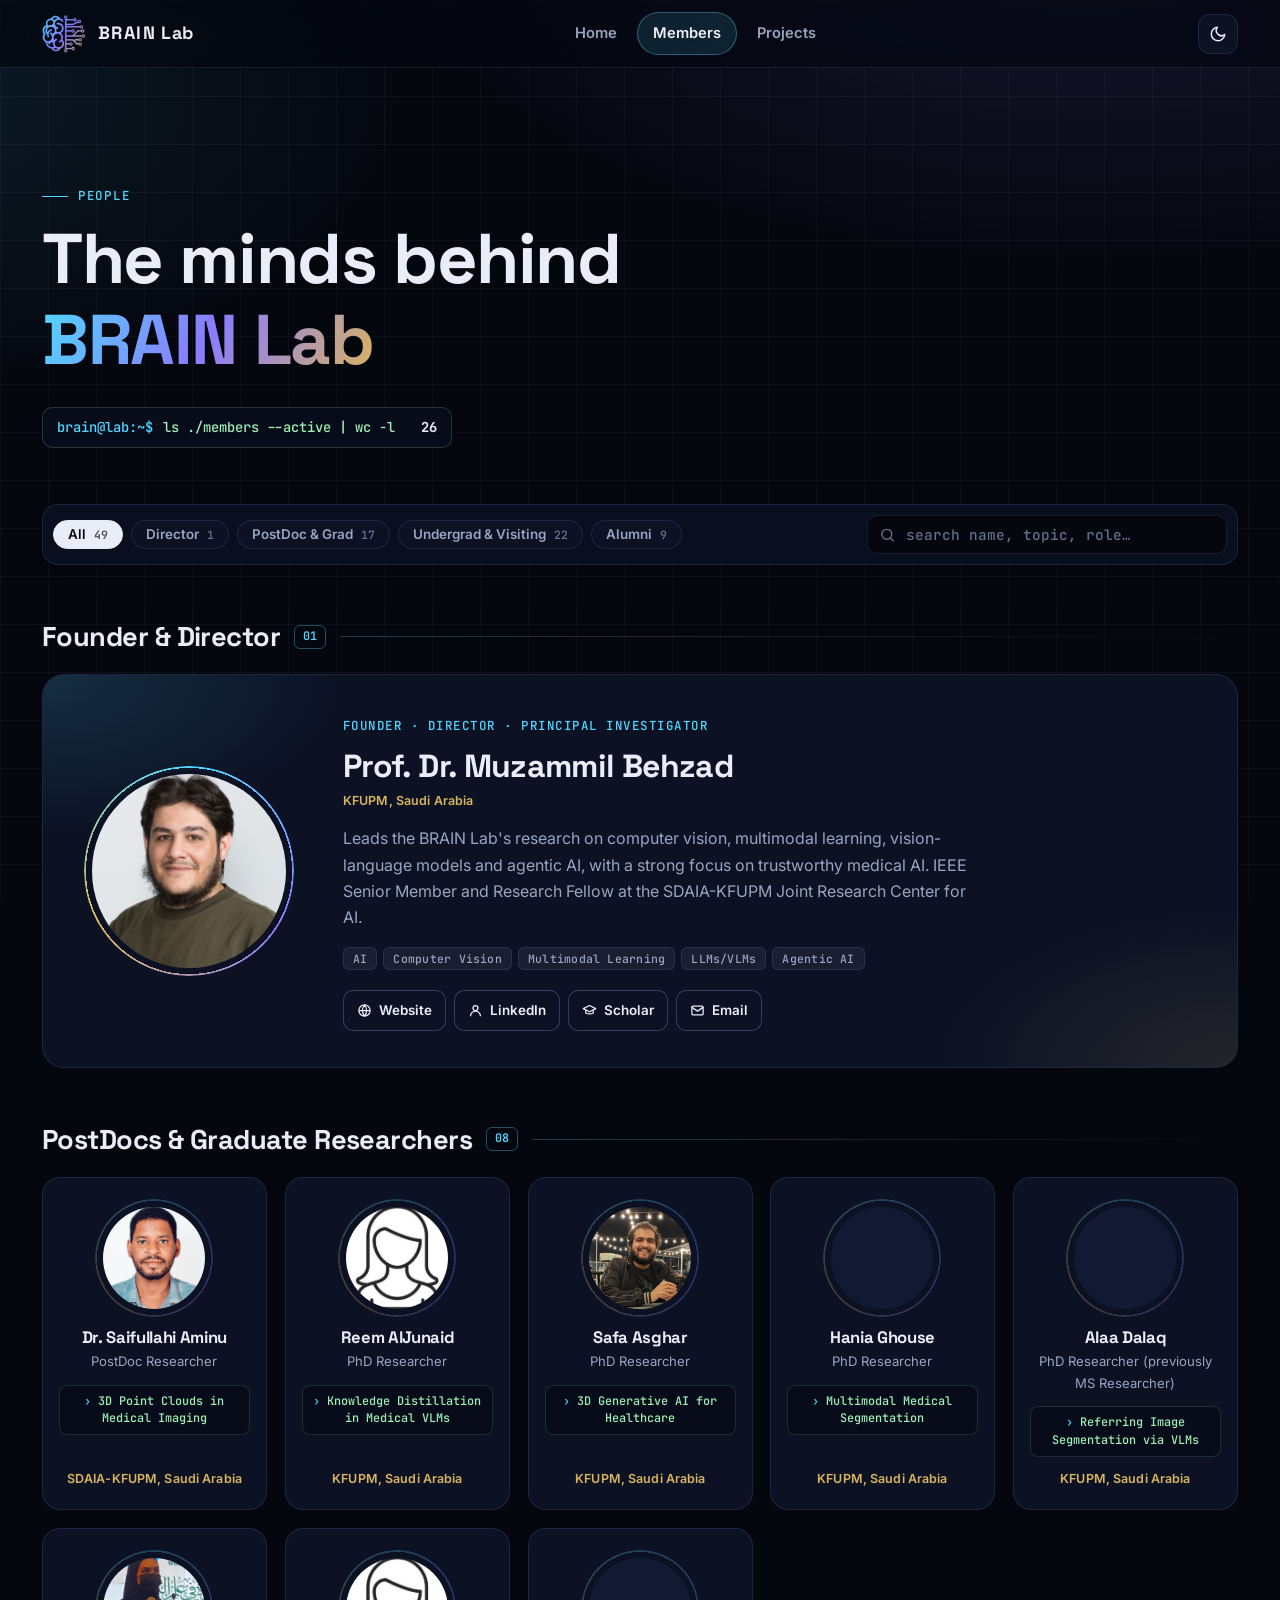
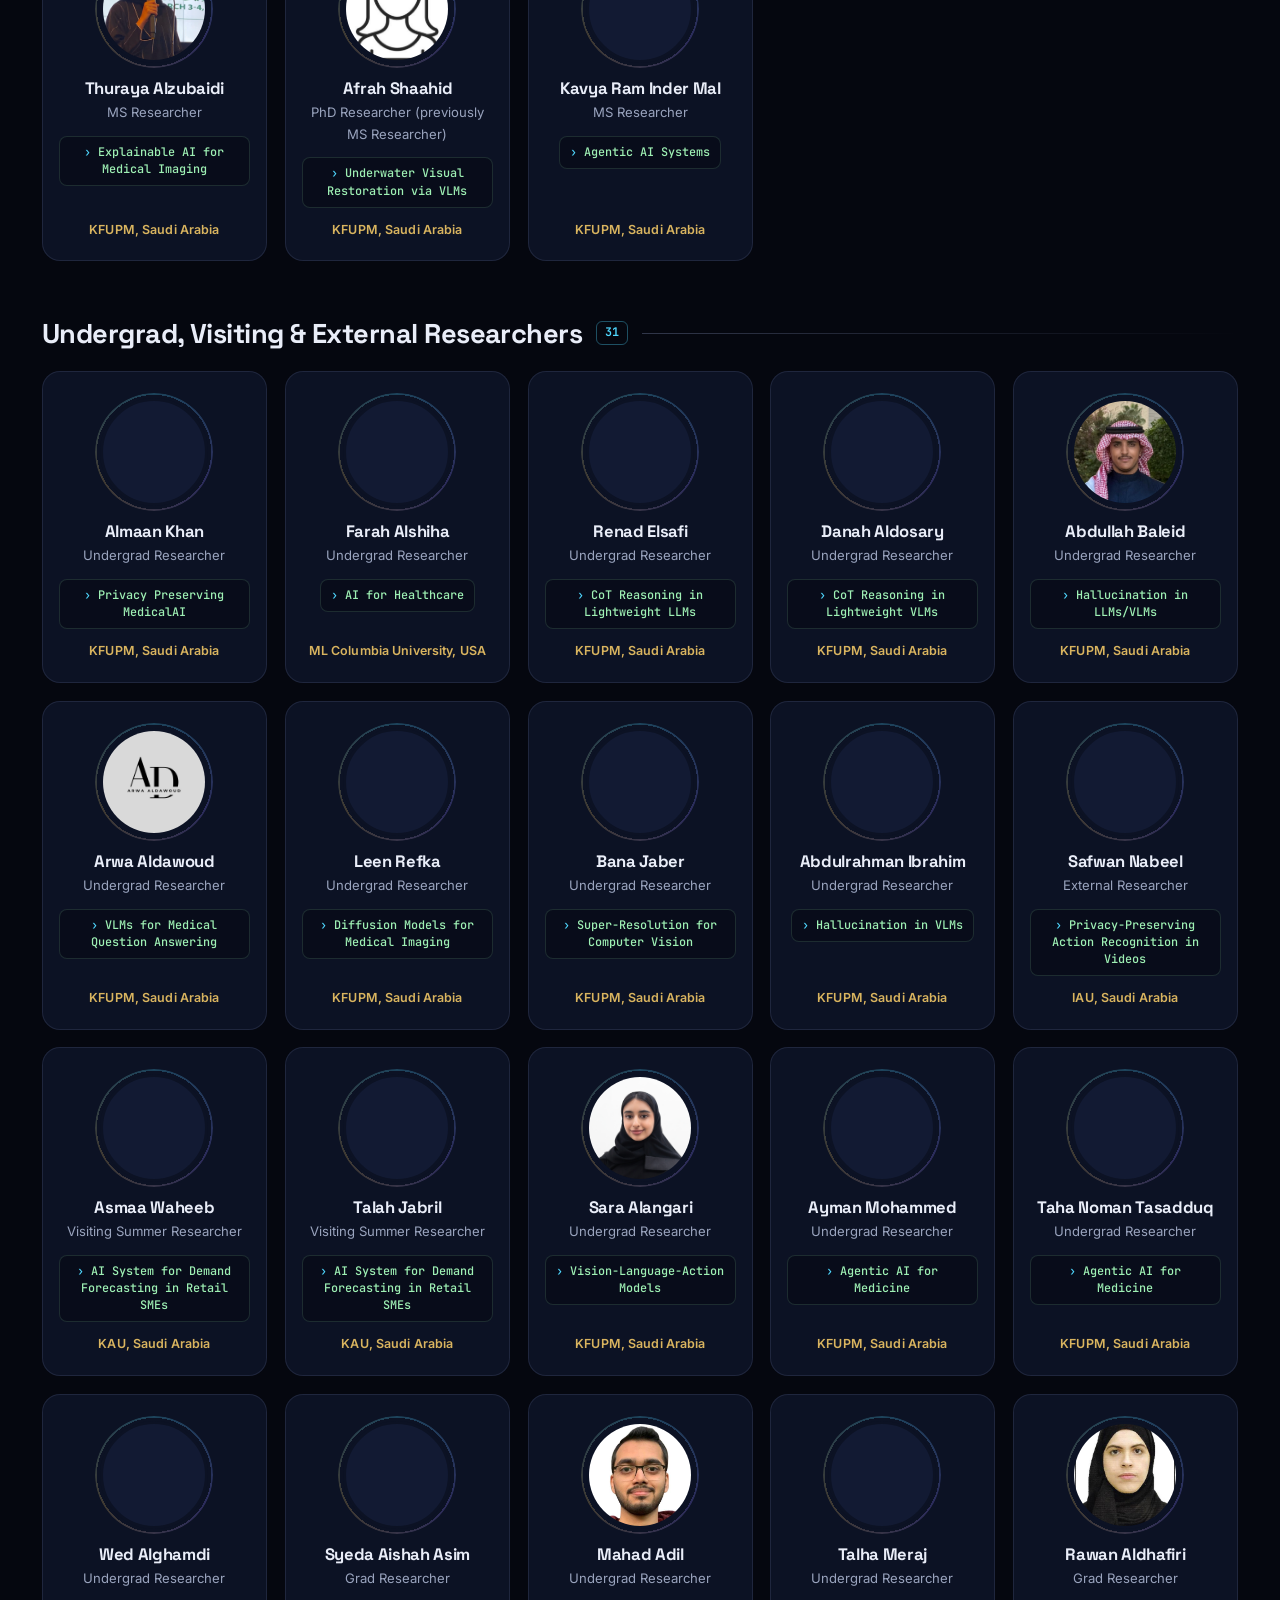
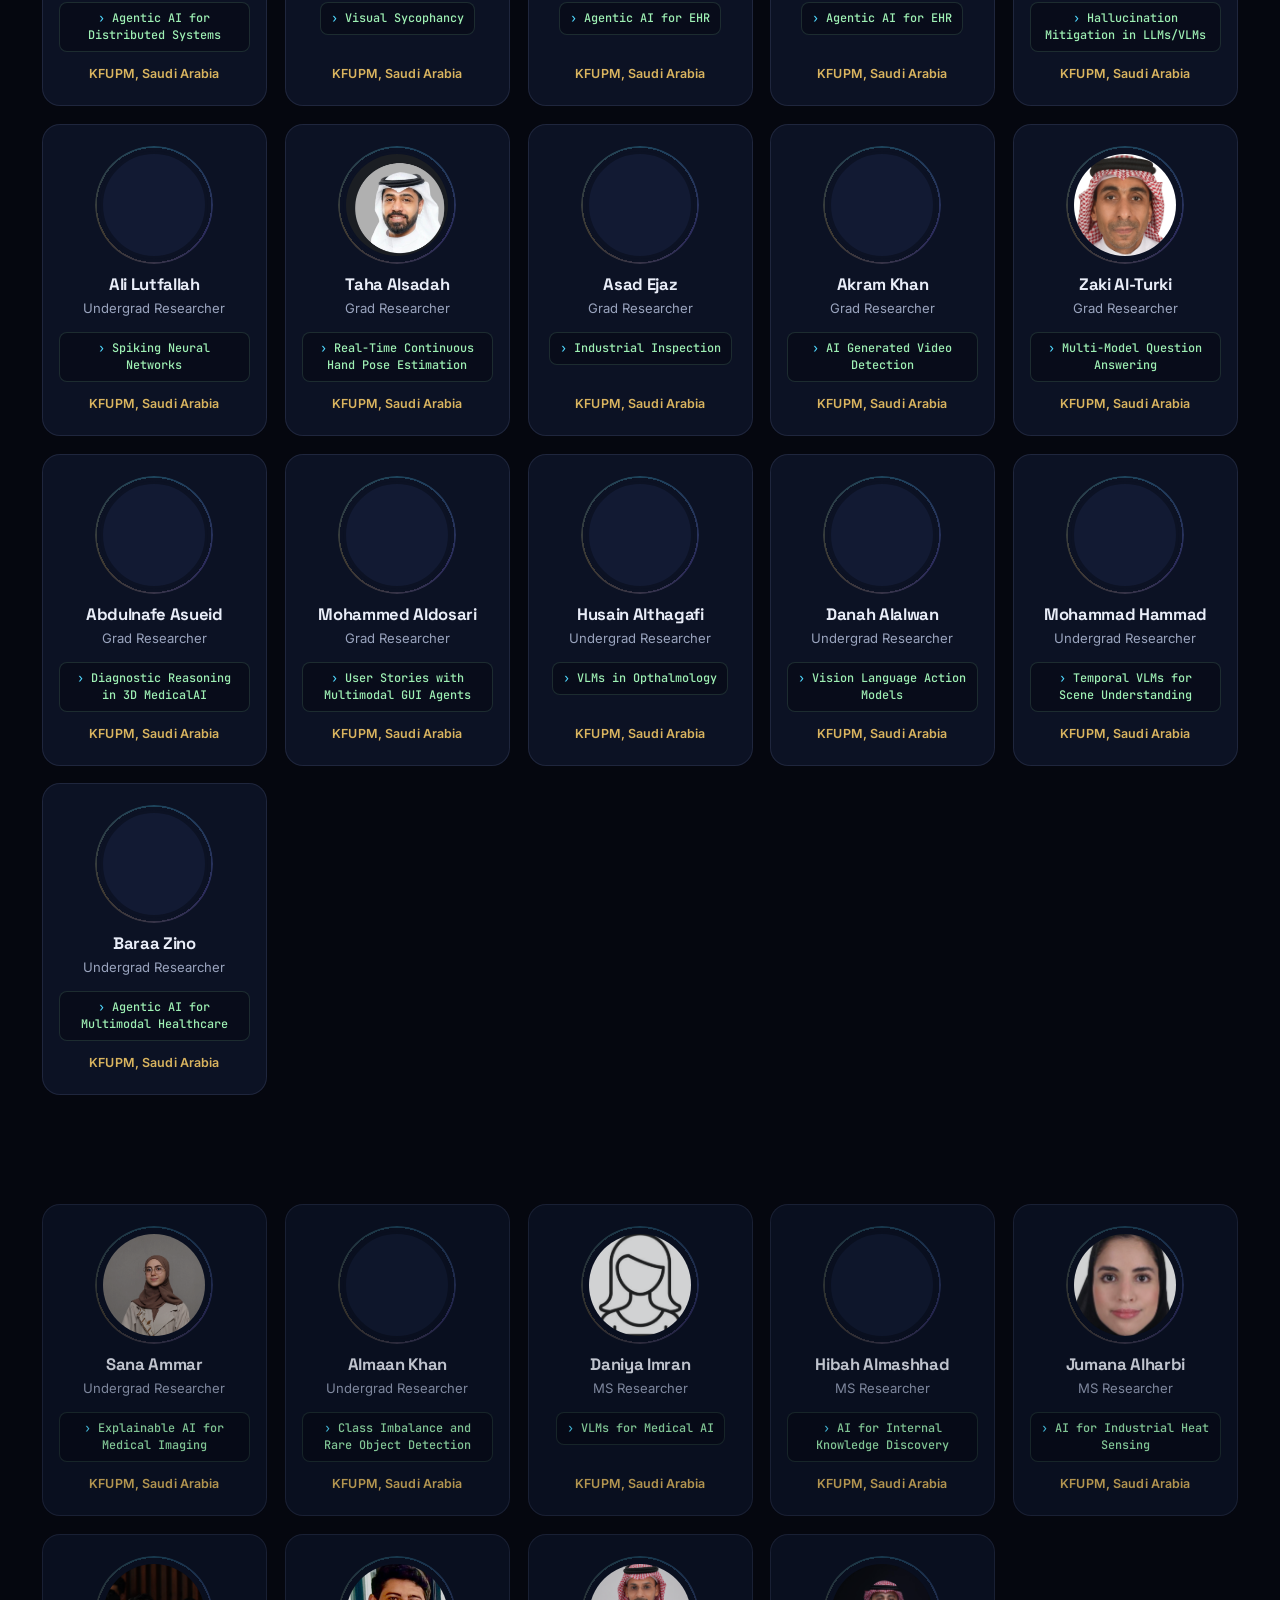
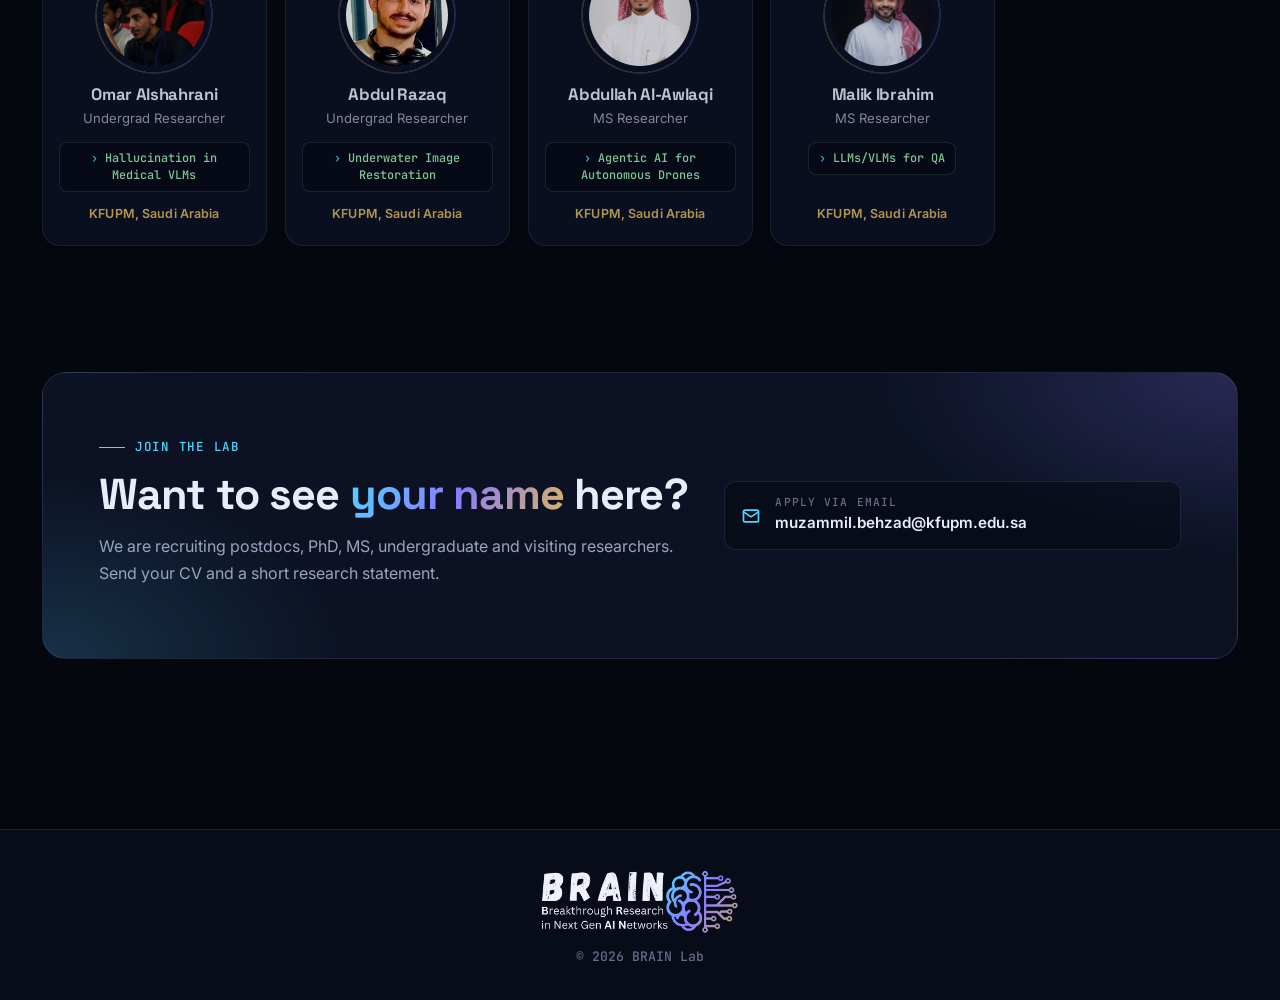
<file: members.html>
<!DOCTYPE html>
<html lang="en" data-theme="dark">
<head>
  <meta charset="UTF-8">
  <meta name="viewport" content="width=device-width, initial-scale=1">
  <title>Members · BRAIN Lab — KFUPM</title>
  <meta name="description" content="Meet the researchers of BRAIN Lab at KFUPM: faculty, postdocs, PhD, MS, undergraduate, visiting researchers and alumni working on AI, computer vision and multimodal learning.">
  <meta name="keywords" content="BRAIN Lab, KFUPM, AI research, computer vision, VLM, LLM, multimodal AI, medical AI, agentic AI, Saudi Arabia">
  <meta name="author" content="BRAIN Lab, KFUPM">
  <meta name="theme-color" content="#05070f">
  <link rel="canonical" href="https://brain-lab-ai.github.io/members.html">
  <meta property="og:type" content="website">
  <meta property="og:title" content="Members · BRAIN Lab — KFUPM">
  <meta property="og:description" content="Meet the researchers of BRAIN Lab at KFUPM: faculty, postdocs, PhD, MS, undergraduate, visiting researchers and alumni working on AI, computer vision and multimodal learning.">
  <meta property="og:url" content="https://brain-lab-ai.github.io/members.html">
  <meta property="og:image" content="https://brain-lab-ai.github.io/images/BRAINLabPeople.jpg">
  <meta name="twitter:card" content="summary_large_image">
  <link rel="icon" type="image/png" sizes="64x64" href="images/logo/favicon-64.png">
  <link rel="apple-touch-icon" href="images/logo/apple-touch-icon.png">
  <script>(function(){try{var t=localStorage.getItem("brainlab-theme");if(t)document.documentElement.setAttribute("data-theme",t);}catch(e){}})();</script>
  <link rel="preconnect" href="https://fonts.googleapis.com">
  <link rel="preconnect" href="https://fonts.gstatic.com" crossorigin>
  <link rel="stylesheet" href="https://fonts.googleapis.com/css2?family=Inter:wght@400;500;600;700&family=JetBrains+Mono:wght@400;500;600&family=Space+Grotesk:wght@500;600;700&display=swap">
  <link rel="stylesheet" href="assets/css/style.css">
  
  <script src="assets/js/main.js" defer></script>
</head>
<body>

<!-- ================= SVG ICON SPRITE ================= -->
<svg width="0" height="0" style="position:absolute" aria-hidden="true">
  <defs>
    <symbol id="i-arrow" viewBox="0 0 24 24" fill="none" stroke="currentColor" stroke-width="2" stroke-linecap="round" stroke-linejoin="round"><path d="M5 12h14M13 6l6 6-6 6"/></symbol>
    <symbol id="i-sun" viewBox="0 0 24 24" fill="none" stroke="currentColor" stroke-width="2" stroke-linecap="round"><circle cx="12" cy="12" r="4"/><path d="M12 2v2M12 20v2M4.9 4.9l1.4 1.4M17.7 17.7l1.4 1.4M2 12h2M20 12h2M4.9 19.1l1.4-1.4M17.7 6.3l1.4-1.4"/></symbol>
    <symbol id="i-moon" viewBox="0 0 24 24" fill="none" stroke="currentColor" stroke-width="2" stroke-linecap="round" stroke-linejoin="round"><path d="M21 12.8A9 9 0 1 1 11.2 3a7 7 0 0 0 9.8 9.8z"/></symbol>
    <symbol id="i-menu" viewBox="0 0 24 24" fill="none" stroke="currentColor" stroke-width="2" stroke-linecap="round"><path d="M4 7h16M4 12h16M4 17h10"/></symbol>
    <symbol id="i-mail" viewBox="0 0 24 24" fill="none" stroke="currentColor" stroke-width="2" stroke-linecap="round" stroke-linejoin="round"><rect x="3" y="5" width="18" height="14" rx="2"/><path d="m3 7 9 6 9-6"/></symbol>
    <symbol id="i-globe" viewBox="0 0 24 24" fill="none" stroke="currentColor" stroke-width="2"><circle cx="12" cy="12" r="9"/><path d="M3 12h18M12 3a14 14 0 0 1 0 18M12 3a14 14 0 0 0 0 18"/></symbol>
    <symbol id="i-pin" viewBox="0 0 24 24" fill="none" stroke="currentColor" stroke-width="2" stroke-linecap="round" stroke-linejoin="round"><path d="M12 21s-7-6.3-7-12a7 7 0 0 1 14 0c0 5.7-7 12-7 12z"/><circle cx="12" cy="9" r="2.5"/></symbol>
    <symbol id="i-up" viewBox="0 0 24 24" fill="none" stroke="currentColor" stroke-width="2" stroke-linecap="round" stroke-linejoin="round"><path d="M12 19V5M6 11l6-6 6 6"/></symbol>
    <symbol id="i-file" viewBox="0 0 24 24" fill="none" stroke="currentColor" stroke-width="2" stroke-linecap="round" stroke-linejoin="round"><path d="M14 3H7a2 2 0 0 0-2 2v14a2 2 0 0 0 2 2h10a2 2 0 0 0 2-2V8z"/><path d="M14 3v5h5M9 13h6M9 17h6"/></symbol>
    <symbol id="i-code" viewBox="0 0 24 24" fill="none" stroke="currentColor" stroke-width="2" stroke-linecap="round" stroke-linejoin="round"><path d="m8 7-5 5 5 5M16 7l5 5-5 5M14 4l-4 16"/></symbol>
    <symbol id="i-db" viewBox="0 0 24 24" fill="none" stroke="currentColor" stroke-width="2"><ellipse cx="12" cy="5" rx="8" ry="3"/><path d="M4 5v14c0 1.7 3.6 3 8 3s8-1.3 8-3V5M4 12c0 1.7 3.6 3 8 3s8-1.3 8-3"/></symbol>
    <symbol id="i-play" viewBox="0 0 24 24" fill="none" stroke="currentColor" stroke-width="2" stroke-linejoin="round"><circle cx="12" cy="12" r="9"/><path d="m10 8 6 4-6 4z"/></symbol>
    <symbol id="i-box" viewBox="0 0 24 24" fill="none" stroke="currentColor" stroke-width="2" stroke-linejoin="round"><path d="M21 8 12 3 3 8v8l9 5 9-5z"/><path d="m3 8 9 5 9-5M12 13v8"/></symbol>
    <symbol id="i-link" viewBox="0 0 24 24" fill="none" stroke="currentColor" stroke-width="2" stroke-linecap="round"><path d="M10 14a4 4 0 0 0 5.7 0l3-3a4 4 0 0 0-5.7-5.7l-1 1M14 10a4 4 0 0 0-5.7 0l-3 3a4 4 0 0 0 5.7 5.7l1-1"/></symbol>
    <symbol id="i-search" viewBox="0 0 24 24" fill="none" stroke="currentColor" stroke-width="2" stroke-linecap="round"><circle cx="11" cy="11" r="7"/><path d="m20 20-3.5-3.5"/></symbol>
    <symbol id="i-cap" viewBox="0 0 24 24" fill="none" stroke="currentColor" stroke-width="2" stroke-linejoin="round"><path d="M2 9l10-5 10 5-10 5z"/><path d="M6 11v5c3 2 9 2 12 0v-5"/></symbol>
    <symbol id="i-user" viewBox="0 0 24 24" fill="none" stroke="currentColor" stroke-width="2"><circle cx="12" cy="8" r="4"/><path d="M4 21a8 8 0 0 1 16 0"/></symbol>
  </defs>
</svg>

<a class="skip-link" href="#main">Skip to content</a>

<!-- ================= HEADER ================= -->
<header class="site-header">
  <nav class="nav container" aria-label="Primary">
    <a class="brand" href="index.html" aria-label="BRAIN Lab home">
      <span class="brand__mark">
        <img class="on-dark" src="images/logo/brainlab-mark-on-dark.png" alt="" width="53" height="46">
        <img class="on-light" src="images/logo/brainlab-mark-on-light.png" alt="" width="53" height="46">
      </span>
      <span class="brand__name"><span><b>BRAIN</b> Lab</span></span>
    </a>
    <ul class="nav__links" id="nav-links">
      <li><a href="index.html">Home</a></li>
      <li><a href="members.html" aria-current="page">Members</a></li>
      <li><a href="projects.html">Projects</a></li>
      <!-- <li><a href="publications.html">Publications</a></li> -->
    </ul>
    <div class="nav__actions">
      <button class="icon-btn theme-toggle" type="button" aria-label="Toggle light/dark theme">
        <svg class="moon"><use href="#i-moon"/></svg><svg class="sun"><use href="#i-sun"/></svg>
      </button>
      <button class="icon-btn menu-btn" type="button" aria-label="Open menu" aria-expanded="false" aria-controls="nav-links">
        <svg><use href="#i-menu"/></svg>
      </button>
    </div>
  </nav>
</header>

<main id="main">

  <section class="page-hero">
    <div class="container">
      <span class="eyebrow reveal">People</span>
      <h1 class="reveal" style="--d:.05s">The minds behind <span class="grad-text">BRAIN Lab</span></h1>
      <!-- <p class="lead reveal" style="--d:.1s">Postdocs, graduate, undergraduate, visiting and external researchers working together on AI, computer vision, multimodal learning and LLMs/VLMs. Hover (or tap) a profile to bring it to life.</p> -->
      <div class="term reveal" style="--d:.15s"><span class="prompt">brain@lab:~$</span> ls ./members --active | wc -l &nbsp;<b style="color:var(--text)">26</b></div>
    </div>
  </section>

  <div class="container" data-filter-scope>

    <div class="toolbar reveal" role="search">
      <div class="chips" role="group" aria-label="Filter members">
        <button class="chip is-active" type="button" data-filter="all" aria-pressed="true">All <span class="n"></span></button>
        <button class="chip" type="button" data-filter="director" aria-pressed="false">Director <span class="n"></span></button>
        <button class="chip" type="button" data-filter="grad" aria-pressed="false">PostDoc &amp; Grad <span class="n"></span></button>
        <button class="chip" type="button" data-filter="ugrad" aria-pressed="false">Undergrad &amp; Visiting <span class="n"></span></button>
        <button class="chip" type="button" data-filter="alumni" aria-pressed="false">Alumni <span class="n"></span></button>
      </div>
      <label class="search">
        <span class="sr-only">Search members</span>
        <svg><use href="#i-search"/></svg>
        <input type="search" placeholder="search name, topic, role…" data-search autocomplete="off">
      </label>
    </div>

    <!-- ===== Founder & Director ===== -->
    <section class="group" data-group="director" aria-labelledby="g-director">
      <div class="group__head reveal">
        <h2 id="g-director">Founder &amp; Director</h2><span class="count">01</span><span class="line"></span>
      </div>
      <article class="lead-card reveal" data-cat="director">
        <div class="member__photo"><img src="images/people/Muzammil.jpg" alt="Prof. Dr. Muzammil Behzad" decoding="async"></div>
        <div>
          <span class="role">Founder · Director · Principal Investigator</span>
          <h3 style="margin-top:10px">Prof. Dr. Muzammil Behzad</h3>
          <p class="member__aff" style="margin-top:6px">KFUPM, Saudi Arabia</p>
          <p class="bio">Leads the BRAIN Lab's research on computer vision, multimodal learning, vision-language models and agentic AI, with a strong focus on trustworthy medical AI. IEEE Senior Member and Research Fellow at the SDAIA-KFUPM Joint Research Center for AI.</p>
          <div class="tags">
            <span class="tag">AI</span><span class="tag">Computer Vision</span><span class="tag">Multimodal Learning</span><span class="tag">LLMs/VLMs</span><span class="tag">Agentic AI</span>
          </div>
          <div class="links">
            <a class="btn btn--sm" href="https://muzammilbehzad.com/" target="_blank" rel="noopener"><svg><use href="#i-globe"/></svg>Website</a>
            <a class="btn btn--sm" href="https://www.linkedin.com/in/muzammil-behzad/" target="_blank" rel="noopener"><svg><use href="#i-user"/></svg>LinkedIn</a>
            <a class="btn btn--sm" href="https://scholar.google.com/citations?user=nrZ-GGcAAAAJ" target="_blank" rel="noopener"><svg><use href="#i-cap"/></svg>Scholar</a>
            <a class="btn btn--sm" href="mailto:muzammil.behzad@kfupm.edu.sa"><svg><use href="#i-mail"/></svg>Email</a>
          </div>
        </div>
      </article>
    </section>

    <section class="group" data-group="grad" aria-labelledby="g-grad">
      <div class="group__head reveal">
        <h2 id="g-grad">PostDocs &amp; Graduate Researchers</h2><span class="count">07</span><span class="line"></span>
      </div>
      <div class="member-grid">
        <article class="member tilt" data-cat="grad" tabindex="0">
          <div class="member__photo"><img src="images/people/saifullahi.jpg" alt="Dr. Saifullahi Aminu" loading="lazy" decoding="async"></div>
          <h3>Dr. Saifullahi Aminu</h3>
          <p class="member__role">PostDoc Researcher</p>
          <p class="member__topic">3D Point Clouds in Medical Imaging</p>
          <p class="member__aff">SDAIA-KFUPM, Saudi Arabia</p>
          <!-- <div class="member__links"><a href="#">GitHub</a><a href="#">LinkedIn</a></div> -->
        </article>
        <article class="member tilt" data-cat="grad" tabindex="0">
          <div class="member__photo"><img src="images/people/female.png" alt="Reem AlJunaid" loading="lazy" decoding="async"></div>
          <h3>Reem AlJunaid</h3>
          <p class="member__role">PhD Researcher</p>
          <p class="member__topic">Knowledge Distillation in Medical VLMs</p>
          <p class="member__aff">KFUPM, Saudi Arabia</p>
          <!-- <div class="member__links"><a href="#">GitHub</a><a href="#">LinkedIn</a></div> -->
        </article>
        <article class="member tilt" data-cat="grad" tabindex="0">
          <div class="member__photo"><img src="images/people/Safa.jpg" alt="Safa Asghar" loading="lazy" decoding="async"></div>
          <h3>Safa Asghar</h3>
          <p class="member__role">PhD Researcher</p>
          <p class="member__topic">3D Generative AI for Healthcare</p>
          <p class="member__aff">KFUPM, Saudi Arabia</p>
          <!-- <div class="member__links"><a href="#">GitHub</a><a href="#">LinkedIn</a></div> -->
        </article>
        <article class="member tilt" data-cat="grad" tabindex="0">
          <div class="member__photo"><img src="images/people/Hania.jpg" alt="Hania Ghouse" loading="lazy" decoding="async"></div>
          <h3>Hania Ghouse</h3>
          <p class="member__role">PhD Researcher</p>
          <p class="member__topic">Multimodal Medical Segmentation</p>
          <p class="member__aff">KFUPM, Saudi Arabia</p>
          <!-- <div class="member__links"><a href="#">GitHub</a><a href="#">LinkedIn</a></div> -->
        </article>
        <article class="member tilt" data-cat="grad" tabindex="0">
          <div class="member__photo"><img src="images/people/Alaa.jpg" alt="Alaa Dalaq" loading="lazy" decoding="async"></div>
          <h3>Alaa Dalaq</h3>
          <p class="member__role">PhD Researcher (previously MS Researcher)</p>
          <p class="member__topic">Referring Image Segmentation via VLMs</p>
          <p class="member__aff">KFUPM, Saudi Arabia</p>
          <!-- <div class="member__links"><a href="#">GitHub</a><a href="#">LinkedIn</a></div> -->
        </article>
        <article class="member tilt" data-cat="grad" tabindex="0">
          <div class="member__photo"><img src="images/people/Thuraya.png" alt="Thuraya Alzubaidi" loading="lazy" decoding="async"></div>
          <h3>Thuraya Alzubaidi</h3>
          <p class="member__role">MS Researcher</p>
          <p class="member__topic">Explainable AI for Medical Imaging</p>
          <p class="member__aff">KFUPM, Saudi Arabia</p>
          <!-- <div class="member__links"><a href="#">GitHub</a><a href="#">LinkedIn</a></div> -->
        </article>
        <article class="member tilt" data-cat="grad" tabindex="0">
          <div class="member__photo"><img src="images/people/female.png" alt="Afrah Shaahid" loading="lazy" decoding="async"></div>
          <h3>Afrah Shaahid</h3>
          <p class="member__role">PhD Researcher (previously MS Researcher)</p>
          <p class="member__topic">Underwater Visual Restoration via VLMs</p>
          <p class="member__aff">KFUPM, Saudi Arabia</p>
          <!-- <div class="member__links"><a href="#">GitHub</a><a href="#">LinkedIn</a></div> -->
        </article>
        <article class="member tilt" data-cat="grad" tabindex="0">
          <div class="member__photo"><img src="images/people/Kavya.png" alt="Kavya Ram Inder Mal" loading="lazy" decoding="async"></div>
          <h3>Kavya Ram Inder Mal</h3>
          <p class="member__role">MS Researcher</p>
          <p class="member__topic">Agentic AI Systems</p>
          <p class="member__aff">KFUPM, Saudi Arabia</p>
          <!-- <div class="member__links"><a href="#">GitHub</a><a href="#">LinkedIn</a></div> -->
        </article>
        <!-- ADD A MEMBER: copy one <article class="member ..."> block above and edit it. -->
      </div>
    </section>

    <section class="group" data-group="ugrad" aria-labelledby="g-ugrad">
      <div class="group__head reveal">
        <h2 id="g-ugrad">Undergrad, Visiting &amp; External Researchers</h2><span class="count">18</span><span class="line"></span>
      </div>
      <div class="member-grid">

        <article class="member tilt" data-cat="ugrad" tabindex="0">
          <div class="member__photo"><img src="images/people/Almaan.jpg" alt="Almaan Khan" loading="lazy" decoding="async"></div>
          <h3>Almaan Khan</h3>
          <p class="member__role">Undergrad Researcher</p>
          <p class="member__topic">Privacy Preserving MedicalAI</p>
          <p class="member__aff">KFUPM, Saudi Arabia</p>
          <!-- <div class="member__links"><a href="#">GitHub</a><a href="#">LinkedIn</a></div> -->
        </article>


        <article class="member tilt" data-cat="grad" tabindex="0">
          <div class="member__photo"><img src="images/people/Farah.jpeg" alt="Farah Alshiha" loading="lazy" decoding="async"></div>
          <h3>Farah Alshiha</h3>
          <p class="member__role">Undergrad Researcher</p>
          <p class="member__topic">AI for Healthcare</p>
          <p class="member__aff">ML Columbia University, USA</p>
          <!-- <div class="member__links"><a href="#">GitHub</a><a href="#">LinkedIn</a></div> -->
        </article>
        <article class="member tilt" data-cat="ugrad" tabindex="0">
          <div class="member__photo"><img src="images/people/RenadElsafi.jpeg" alt="Renad Elsafi" loading="lazy" decoding="async"></div>
          <h3>Renad Elsafi</h3>
          <p class="member__role">Undergrad Researcher</p>
          <p class="member__topic">CoT Reasoning in Lightweight LLMs</p>
          <p class="member__aff">KFUPM, Saudi Arabia</p>
          <!-- <div class="member__links"><a href="#">GitHub</a><a href="#">LinkedIn</a></div> -->
        </article>
        <article class="member tilt" data-cat="ugrad" tabindex="0">
          <div class="member__photo"><img src="images/people/Danah.jpeg" alt="Danah Aldosary" loading="lazy" decoding="async"></div>
          <h3>Danah Aldosary</h3>
          <p class="member__role">Undergrad Researcher</p>
          <p class="member__topic">CoT Reasoning in Lightweight VLMs</p>
          <p class="member__aff">KFUPM, Saudi Arabia</p>
          <!-- <div class="member__links"><a href="#">GitHub</a><a href="#">LinkedIn</a></div> -->
        </article>
        <article class="member tilt" data-cat="ugrad" tabindex="0">
          <div class="member__photo"><img src="images/people/Abdullah.jpeg" alt="Abdullah Baleid" loading="lazy" decoding="async"></div>
          <h3>Abdullah Baleid</h3>
          <p class="member__role">Undergrad Researcher</p>
          <p class="member__topic">Hallucination in LLMs/VLMs</p>
          <p class="member__aff">KFUPM, Saudi Arabia</p>
          <!-- <div class="member__links"><a href="#">GitHub</a><a href="#">LinkedIn</a></div> -->
        </article>
        <article class="member tilt" data-cat="ugrad" tabindex="0">
          <div class="member__photo"><img src="images/people/ArwaYaser.jpeg" alt="Arwa Aldawoud" loading="lazy" decoding="async"></div>
          <h3>Arwa Aldawoud</h3>
          <p class="member__role">Undergrad Researcher</p>
          <p class="member__topic">VLMs for Medical Question Answering</p>
          <p class="member__aff">KFUPM, Saudi Arabia</p>
          <!-- <div class="member__links"><a href="#">GitHub</a><a href="#">LinkedIn</a></div> -->
        </article>
        <article class="member tilt" data-cat="ugrad" tabindex="0">
          <div class="member__photo"><img src="images/people/Leen.jpeg" alt="Leen Refka" loading="lazy" decoding="async"></div>
          <h3>Leen Refka</h3>
          <p class="member__role">Undergrad Researcher</p>
          <p class="member__topic">Diffusion Models for Medical Imaging</p>
          <p class="member__aff">KFUPM, Saudi Arabia</p>
          <!-- <div class="member__links"><a href="#">GitHub</a><a href="#">LinkedIn</a></div> -->
        </article>
        <article class="member tilt" data-cat="ugrad" tabindex="0">
          <div class="member__photo"><img src="images/people/Bana.jpeg" alt="Bana Jaber" loading="lazy" decoding="async"></div>
          <h3>Bana Jaber</h3>
          <p class="member__role">Undergrad Researcher</p>
          <p class="member__topic">Super-Resolution for Computer Vision</p>
          <p class="member__aff">KFUPM, Saudi Arabia</p>
          <!-- <div class="member__links"><a href="#">GitHub</a><a href="#">LinkedIn</a></div> -->
        </article>
        <article class="member tilt" data-cat="ugrad" tabindex="0">
          <div class="member__photo"><img src="images/people/AbdulrahmanMousa.jpeg" alt="Abdulrahman Ibrahim" loading="lazy" decoding="async"></div>
          <h3>Abdulrahman Ibrahim</h3>
          <p class="member__role">Undergrad Researcher</p>
          <p class="member__topic">Hallucination in VLMs</p>
          <p class="member__aff">KFUPM, Saudi Arabia</p>
          <!-- <div class="member__links"><a href="#">GitHub</a><a href="#">LinkedIn</a></div> -->
        </article>
        <article class="member tilt" data-cat="ugrad" tabindex="0">
          <div class="member__photo"><img src="images/people/Safwaan.jpg" alt="Safwan Nabeel" loading="lazy" decoding="async"></div>
          <h3>Safwan Nabeel</h3>
          <p class="member__role">External Researcher</p>
          <p class="member__topic">Privacy-Preserving Action Recognition in Videos</p>
          <p class="member__aff">IAU, Saudi Arabia</p>
          <!-- <div class="member__links"><a href="#">GitHub</a><a href="#">LinkedIn</a></div> -->
        </article>
        <article class="member tilt" data-cat="ugrad" tabindex="0">
          <div class="member__photo"><img src="images/people/AsmaWaheeb.jpeg" alt="Asmaa Waheeb" loading="lazy" decoding="async"></div>
          <h3>Asmaa Waheeb</h3>
          <p class="member__role">Visiting Summer Researcher</p>
          <p class="member__topic">AI System for Demand Forecasting in Retail SMEs</p>
          <p class="member__aff">KAU, Saudi Arabia</p>
          <!-- <div class="member__links"><a href="#">GitHub</a><a href="#">LinkedIn</a></div> -->
        </article>
        <article class="member tilt" data-cat="ugrad" tabindex="0">
          <div class="member__photo"><img src="images/people/TalahJabril.jpg" alt="Talah Jabril" loading="lazy" decoding="async"></div>
          <h3>Talah Jabril</h3>
          <p class="member__role">Visiting Summer Researcher</p>
          <p class="member__topic">AI System for Demand Forecasting in Retail SMEs</p>
          <p class="member__aff">KAU, Saudi Arabia</p>
          <!-- <div class="member__links"><a href="#">GitHub</a><a href="#">LinkedIn</a></div> -->
        </article>
        <article class="member tilt" data-cat="ugrad" tabindex="0">
          <div class="member__photo"><img src="images/people/SaraAlangari.jpg" alt="Sara Alangari" loading="lazy" decoding="async"></div>
          <h3>Sara Alangari</h3>
          <p class="member__role">Undergrad Researcher</p>
          <p class="member__topic">Vision-Language-Action Models</p>
          <p class="member__aff">KFUPM, Saudi Arabia</p>
          <!-- <div class="member__links"><a href="#">GitHub</a><a href="#">LinkedIn</a></div> -->
        </article>
        <article class="member tilt" data-cat="ugrad" tabindex="0">
          <div class="member__photo"><img src="images/people/Ayman.jpeg" alt="Ayman Mohammed" loading="lazy" decoding="async"></div>
          <h3>Ayman Mohammed</h3>
          <p class="member__role">Undergrad Researcher</p>
          <p class="member__topic">Agentic AI for Medicine</p>
          <p class="member__aff">KFUPM, Saudi Arabia</p>
          <!-- <div class="member__links"><a href="#">GitHub</a><a href="#">LinkedIn</a></div> -->
        </article>
        <article class="member tilt" data-cat="ugrad" tabindex="0">
          <div class="member__photo"><img src="images/people/Taha.png" alt="Taha Noman Tasadduq" loading="lazy" decoding="async"></div>
          <h3>Taha Noman Tasadduq</h3>
          <p class="member__role">Undergrad Researcher</p>
          <p class="member__topic">Agentic AI for Medicine</p>
          <p class="member__aff">KFUPM, Saudi Arabia</p>
          <!-- <div class="member__links"><a href="#">GitHub</a><a href="#">LinkedIn</a></div> -->
        </article>
        <article class="member tilt" data-cat="ugrad" tabindex="0">
          <div class="member__photo"><img src="images/people/Wed.jpg" alt="Wed Alghamdi" loading="lazy" decoding="async"></div>
          <h3>Wed Alghamdi</h3>
          <p class="member__role">Undergrad Researcher</p>
          <p class="member__topic">Agentic AI for Distributed Systems</p>
          <p class="member__aff">KFUPM, Saudi Arabia</p>
          <!-- <div class="member__links"><a href="#">GitHub</a><a href="#">LinkedIn</a></div> -->
        </article>
        <article class="member tilt" data-cat="grad" tabindex="0">
          <div class="member__photo"><img src="images/people/Aishah.jpeg" alt="Syeda Aishah Asim" loading="lazy" decoding="async"></div>
          <h3>Syeda Aishah Asim</h3>
          <p class="member__role">Grad Researcher</p>
          <p class="member__topic">Visual Sycophancy</p>
          <p class="member__aff">KFUPM, Saudi Arabia</p>
          <!-- <div class="member__links"><a href="#">GitHub</a><a href="#">LinkedIn</a></div> -->
        </article>
        <article class="member tilt" data-cat="ugrad" tabindex="0">
          <div class="member__photo"><img src="images/people/Mahad.jpeg" alt="Mahad Adil" loading="lazy" decoding="async"></div>
          <h3>Mahad Adil</h3>
          <p class="member__role">Undergrad Researcher</p>
          <p class="member__topic">Agentic AI for EHR</p>
          <p class="member__aff">KFUPM, Saudi Arabia</p>
          <!-- <div class="member__links"><a href="#">GitHub</a><a href="#">LinkedIn</a></div> -->
        </article>
        <article class="member tilt" data-cat="ugrad" tabindex="0">
          <div class="member__photo"><img src="images/people/Talha.jpg" alt="Talha Meraj" loading="lazy" decoding="async"></div>
          <h3>Talha Meraj</h3>
          <p class="member__role">Undergrad Researcher</p>
          <p class="member__topic">Agentic AI for EHR</p>
          <p class="member__aff">KFUPM, Saudi Arabia</p>
          <!-- <div class="member__links"><a href="#">GitHub</a><a href="#">LinkedIn</a></div> -->
        </article>
        <article class="member tilt" data-cat="grad" tabindex="0">
          <div class="member__photo"><img src="images/people/Rawan.png" alt="Rawan Aldhafiri" loading="lazy" decoding="async"></div>
          <h3>Rawan Aldhafiri</h3>
          <p class="member__role">Grad Researcher</p>
          <p class="member__topic">Hallucination Mitigation in LLMs/VLMs</p>
          <p class="member__aff">KFUPM, Saudi Arabia</p>
          <!-- <div class="member__links"><a href="#">GitHub</a><a href="#">LinkedIn</a></div> -->
        </article>
        <article class="member tilt" data-cat="ugrad" tabindex="0">
          <div class="member__photo"><img src="images/people/AliL.jpg" alt="Ali Lutfallah" loading="lazy" decoding="async"></div>
          <h3>Ali Lutfallah</h3>
          <p class="member__role">Undergrad Researcher</p>
          <p class="member__topic">Spiking Neural Networks</p>
          <p class="member__aff">KFUPM, Saudi Arabia</p>
          <!-- <div class="member__links"><a href="#">GitHub</a><a href="#">LinkedIn</a></div> -->
        </article>
        <article class="member tilt" data-cat="grad" tabindex="0">
          <div class="member__photo"><img src="images/people/TahaAlsadah.png" alt="Taha Alsadah" loading="lazy" decoding="async"></div>
          <h3>Taha Alsadah</h3>
          <p class="member__role">Grad Researcher</p>
          <p class="member__topic">Real-Time Continuous Hand Pose Estimation</p>
          <p class="member__aff">KFUPM, Saudi Arabia</p>
          <!-- <div class="member__links"><a href="#">GitHub</a><a href="#">LinkedIn</a></div> -->
        </article>
        <article class="member tilt" data-cat="grad" tabindex="0">
          <div class="member__photo"><img src="images/people/AsadEjaz.jpeg" alt="Asad Ejaz" loading="lazy" decoding="async"></div>
          <h3>Asad Ejaz</h3>
          <p class="member__role">Grad Researcher</p>
          <p class="member__topic">Industrial Inspection</p>
          <p class="member__aff">KFUPM, Saudi Arabia</p>
          <!-- <div class="member__links"><a href="#">GitHub</a><a href="#">LinkedIn</a></div> -->
        </article>
        <article class="member tilt" data-cat="grad" tabindex="0">
          <div class="member__photo"><img src="images/people/AkramKhan.jpeg" alt="Akram Khan" loading="lazy" decoding="async"></div>
          <h3>Akram Khan</h3>
          <p class="member__role">Grad Researcher</p>
          <p class="member__topic">AI Generated Video Detection</p>
          <p class="member__aff">KFUPM, Saudi Arabia</p>
          <!-- <div class="member__links"><a href="#">GitHub</a><a href="#">LinkedIn</a></div> -->
        </article>
        <article class="member tilt" data-cat="grad" tabindex="0">
          <div class="member__photo"><img src="images/people/ZakiAl-Turki.jpg" alt="Zaki Al-Turki" loading="lazy" decoding="async"></div>
          <h3>Zaki Al-Turki</h3>
          <p class="member__role">Grad Researcher</p>
          <p class="member__topic">Multi-Model Question Answering</p>
          <p class="member__aff">KFUPM, Saudi Arabia</p>
          <!-- <div class="member__links"><a href="#">GitHub</a><a href="#">LinkedIn</a></div> -->
        </article>
        <article class="member tilt" data-cat="grad" tabindex="0">
          <div class="member__photo"><img src="images/people/AbdulnafeAsueid.jpg" alt="Abdulnafe Asueid" loading="lazy" decoding="async"></div>
          <h3>Abdulnafe Asueid</h3>
          <p class="member__role">Grad Researcher</p>
          <p class="member__topic">Diagnostic Reasoning in 3D MedicalAI</p>
          <p class="member__aff">KFUPM, Saudi Arabia</p>
          <!-- <div class="member__links"><a href="#">GitHub</a><a href="#">LinkedIn</a></div> -->
        </article>
        <article class="member tilt" data-cat="grad" tabindex="0">
          <div class="member__photo"><img src="images/people/MohammedAldosari.png" alt="Mohammed Aldosari" loading="lazy" decoding="async"></div>
          <h3>Mohammed Aldosari</h3>
          <p class="member__role">Grad Researcher</p>
          <p class="member__topic">User Stories with Multimodal GUI Agents</p>
          <p class="member__aff">KFUPM, Saudi Arabia</p>
          <!-- <div class="member__links"><a href="#">GitHub</a><a href="#">LinkedIn</a></div> -->
        </article>
        <article class="member tilt" data-cat="ugrad" tabindex="0">
          <div class="member__photo"><img src="images/people/HusainAlthagafi.jpeg" alt="Husain Althagafi" loading="lazy" decoding="async"></div>
          <h3>Husain Althagafi</h3>
          <p class="member__role">Undergrad Researcher</p>
          <p class="member__topic">VLMs in Opthalmology</p>
          <p class="member__aff">KFUPM, Saudi Arabia</p>
          <!-- <div class="member__links"><a href="#">GitHub</a><a href="#">LinkedIn</a></div> -->
        </article>
        <article class="member tilt" data-cat="ugrad" tabindex="0">
          <div class="member__photo"><img src="images/people/DanahAhmedAlalwan.jpeg" alt="Danah Alalwan" loading="lazy" decoding="async"></div>
          <h3>Danah Alalwan</h3>
          <p class="member__role">Undergrad Researcher</p>
          <p class="member__topic">Vision Language Action Models</p>
          <p class="member__aff">KFUPM, Saudi Arabia</p>
          <!-- <div class="member__links"><a href="#">GitHub</a><a href="#">LinkedIn</a></div> -->
        </article>
        <article class="member tilt" data-cat="ugrad" tabindex="0">
          <div class="member__photo"><img src="images/people/MohammadHammad.jpeg" alt="Mohammad Hammad" loading="lazy" decoding="async"></div>
          <h3>Mohammad Hammad</h3>
          <p class="member__role">Undergrad Researcher</p>
          <p class="member__topic">Temporal VLMs for Scene Understanding</p>
          <p class="member__aff">KFUPM, Saudi Arabia</p>
          <!-- <div class="member__links"><a href="#">GitHub</a><a href="#">LinkedIn</a></div> -->
        </article>
        <article class="member tilt" data-cat="ugrad" tabindex="0">
          <div class="member__photo"><img src="images/people/BaraaSoory.jpg" alt="Baraa Zino" loading="lazy" decoding="async"></div>
          <h3>Baraa Zino</h3>
          <p class="member__role">Undergrad Researcher</p>
          <p class="member__topic">Agentic AI for Multimodal Healthcare</p>
          <p class="member__aff">KFUPM, Saudi Arabia</p>
          <!-- <div class="member__links"><a href="#">GitHub</a><a href="#">LinkedIn</a></div> -->
        </article>
        <!-- ADD A MEMBER: copy one <article class="member ..."> block above and edit it. -->
      </div>
    </section>

    <section class="group" data-group="alumni" aria-labelledby="g-alumni">
      <div class="group__head reveal">
        <h2 id="g-alumni">Past Members</h2><span class="count">09</span><span class="line"></span>
      </div>
      <div class="member-grid">
        <article class="member tilt member--alumni" data-cat="alumni" tabindex="0">
          <div class="member__photo"><img src="images/people/Sana.jpg" alt="Sana Ammar" loading="lazy" decoding="async"></div>
          <h3>Sana Ammar</h3>
          <p class="member__role">Undergrad Researcher</p>
          <p class="member__topic">Explainable AI for Medical Imaging</p>
          <p class="member__aff">KFUPM, Saudi Arabia</p>
          <!-- <div class="member__links"><a href="#">GitHub</a><a href="#">LinkedIn</a></div> -->
        </article>
        <article class="member tilt member--alumni" data-cat="alumni" tabindex="0">
          <div class="member__photo"><img src="images/people/Almaan.jpg" alt="Almaan Khan" loading="lazy" decoding="async"></div>
          <h3>Almaan Khan</h3>
          <p class="member__role">Undergrad Researcher</p>
          <p class="member__topic">Class Imbalance and Rare Object Detection</p>
          <p class="member__aff">KFUPM, Saudi Arabia</p>
          <!-- <div class="member__links"><a href="#">GitHub</a><a href="#">LinkedIn</a></div> -->
        </article>
        <article class="member tilt member--alumni" data-cat="alumni" tabindex="0">
          <div class="member__photo"><img src="images/people/female.png" alt="Daniya Imran" loading="lazy" decoding="async"></div>
          <h3>Daniya Imran</h3>
          <p class="member__role">MS Researcher</p>
          <p class="member__topic">VLMs for Medical AI</p>
          <p class="member__aff">KFUPM, Saudi Arabia</p>
          <!-- <div class="member__links"><a href="#">GitHub</a><a href="#">LinkedIn</a></div> -->
        </article>
        <article class="member tilt member--alumni" data-cat="alumni" tabindex="0">
          <div class="member__photo"><img src="images/people/HebaMa.jpeg" alt="Hibah Almashhad" loading="lazy" decoding="async"></div>
          <h3>Hibah Almashhad</h3>
          <p class="member__role">MS Researcher</p>
          <p class="member__topic">AI for Internal Knowledge Discovery</p>
          <p class="member__aff">KFUPM, Saudi Arabia</p>
          <!-- <div class="member__links"><a href="#">GitHub</a><a href="#">LinkedIn</a></div> -->
        </article>
        <article class="member tilt member--alumni" data-cat="alumni" tabindex="0">
          <div class="member__photo"><img src="images/people/Jumana.JPG" alt="Jumana Alharbi" loading="lazy" decoding="async"></div>
          <h3>Jumana Alharbi</h3>
          <p class="member__role">MS Researcher</p>
          <p class="member__topic">AI for Industrial Heat Sensing</p>
          <p class="member__aff">KFUPM, Saudi Arabia</p>
          <!-- <div class="member__links"><a href="#">GitHub</a><a href="#">LinkedIn</a></div> -->
        </article>
        <article class="member tilt member--alumni" data-cat="alumni" tabindex="0">
          <div class="member__photo"><img src="images/people/Omar.jpg" alt="Omar Alshahrani" loading="lazy" decoding="async"></div>
          <h3>Omar Alshahrani</h3>
          <p class="member__role">Undergrad Researcher</p>
          <p class="member__topic">Hallucination in Medical VLMs</p>
          <p class="member__aff">KFUPM, Saudi Arabia</p>
          <!-- <div class="member__links"><a href="#">GitHub</a><a href="#">LinkedIn</a></div> -->
        </article>
        <article class="member tilt member--alumni" data-cat="alumni" tabindex="0">
          <div class="member__photo"><img src="images/people/abdulrazaq.png" alt="Abdul Razaq" loading="lazy" decoding="async"></div>
          <h3>Abdul Razaq</h3>
          <p class="member__role">Undergrad Researcher</p>
          <p class="member__topic">Underwater Image Restoration</p>
          <p class="member__aff">KFUPM, Saudi Arabia</p>
          <!-- <div class="member__links"><a href="#">GitHub</a><a href="#">LinkedIn</a></div> -->
        </article>
        <article class="member tilt member--alumni" data-cat="alumni" tabindex="0">
          <div class="member__photo"><img src="images/people/AbdullahAwlaqi.png" alt="Abdullah Al-Awlaqi" loading="lazy" decoding="async"></div>
          <h3>Abdullah Al-Awlaqi</h3>
          <p class="member__role">MS Researcher</p>
          <p class="member__topic">Agentic AI for Autonomous Drones</p>
          <p class="member__aff">KFUPM, Saudi Arabia</p>
          <!-- <div class="member__links"><a href="#">GitHub</a><a href="#">LinkedIn</a></div> -->
        </article>
        <article class="member tilt member--alumni" data-cat="alumni" tabindex="0">
          <div class="member__photo"><img src="images/people/malikibrahim.jpeg" alt="Malik Ibrahim" loading="lazy" decoding="async"></div>
          <h3>Malik Ibrahim</h3>
          <p class="member__role">MS Researcher</p>
          <p class="member__topic">LLMs/VLMs for QA</p>
          <p class="member__aff">KFUPM, Saudi Arabia</p>
          <!-- <div class="member__links"><a href="#">GitHub</a><a href="#">LinkedIn</a></div> -->
        </article>
        <!-- ADD A MEMBER: copy one <article class="member ..."> block above and edit it. -->
      </div>
    </section>

    <p class="empty">// no members match your search</p>
  </div>

  <section class="section--tight" style="margin-top:56px">
    <div class="container">
      <div class="cta reveal">
        <div>
          <span class="eyebrow">Join the lab</span>
          <h2>Want to see <span class="grad-text">your name</span> here?</h2>
          <p>We are recruiting postdocs, PhD, MS, undergraduate and visiting researchers. Send your CV and a short research statement.</p>
        </div>
        <div class="contact-list">
          <a class="contact-item" href="mailto:muzammil.behzad@kfupm.edu.sa?subject=Joining%20BRAIN%20Lab">
            <svg><use href="#i-mail"/></svg>
            <div><small>Apply via email</small><span>muzammil.behzad@kfupm.edu.sa</span></div>
          </a>
        </div>
      </div>
    </div>
  </section>

</main>

<!-- ================= FOOTER ================= -->
<footer class="site-footer">
  <div class="container footer-simple">
    <a class="footer-logo" href="index.html" aria-label="BRAIN Lab home">
      <img class="on-dark" src="images/logo/brainlab-logo-on-dark.png" alt="BRAIN Lab — Breakthrough Research in Next Gen AI Networks" loading="lazy" width="248" height="80">
      <img class="on-light" src="images/logo/brainlab-logo-on-light.png" alt="BRAIN Lab — Breakthrough Research in Next Gen AI Networks" loading="lazy" width="248" height="80">
    </a>
    <p class="copyright">© <span data-year>2026</span> BRAIN Lab</p>
  </div>
</footer>

<button class="icon-btn to-top" type="button" aria-label="Back to top"><svg><use href="#i-up"/></svg></button>

</body>
</html>
</file>
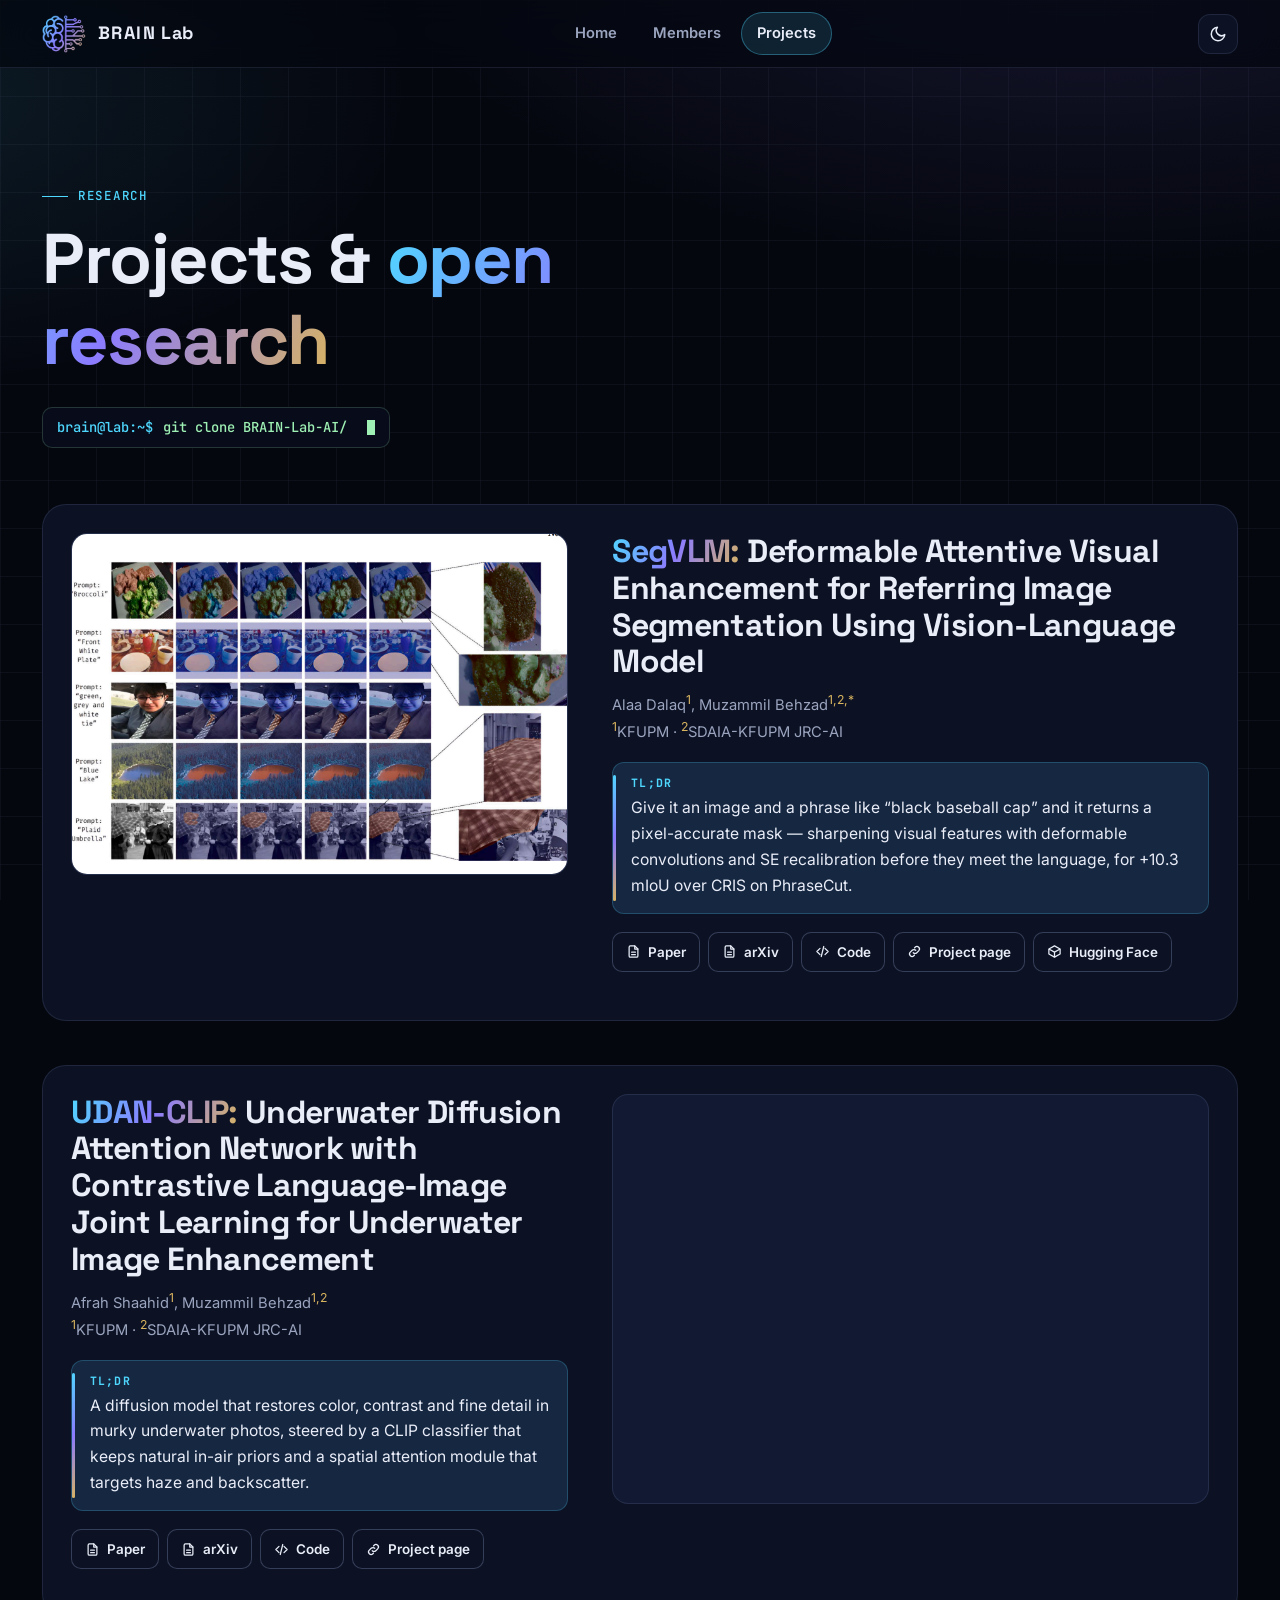
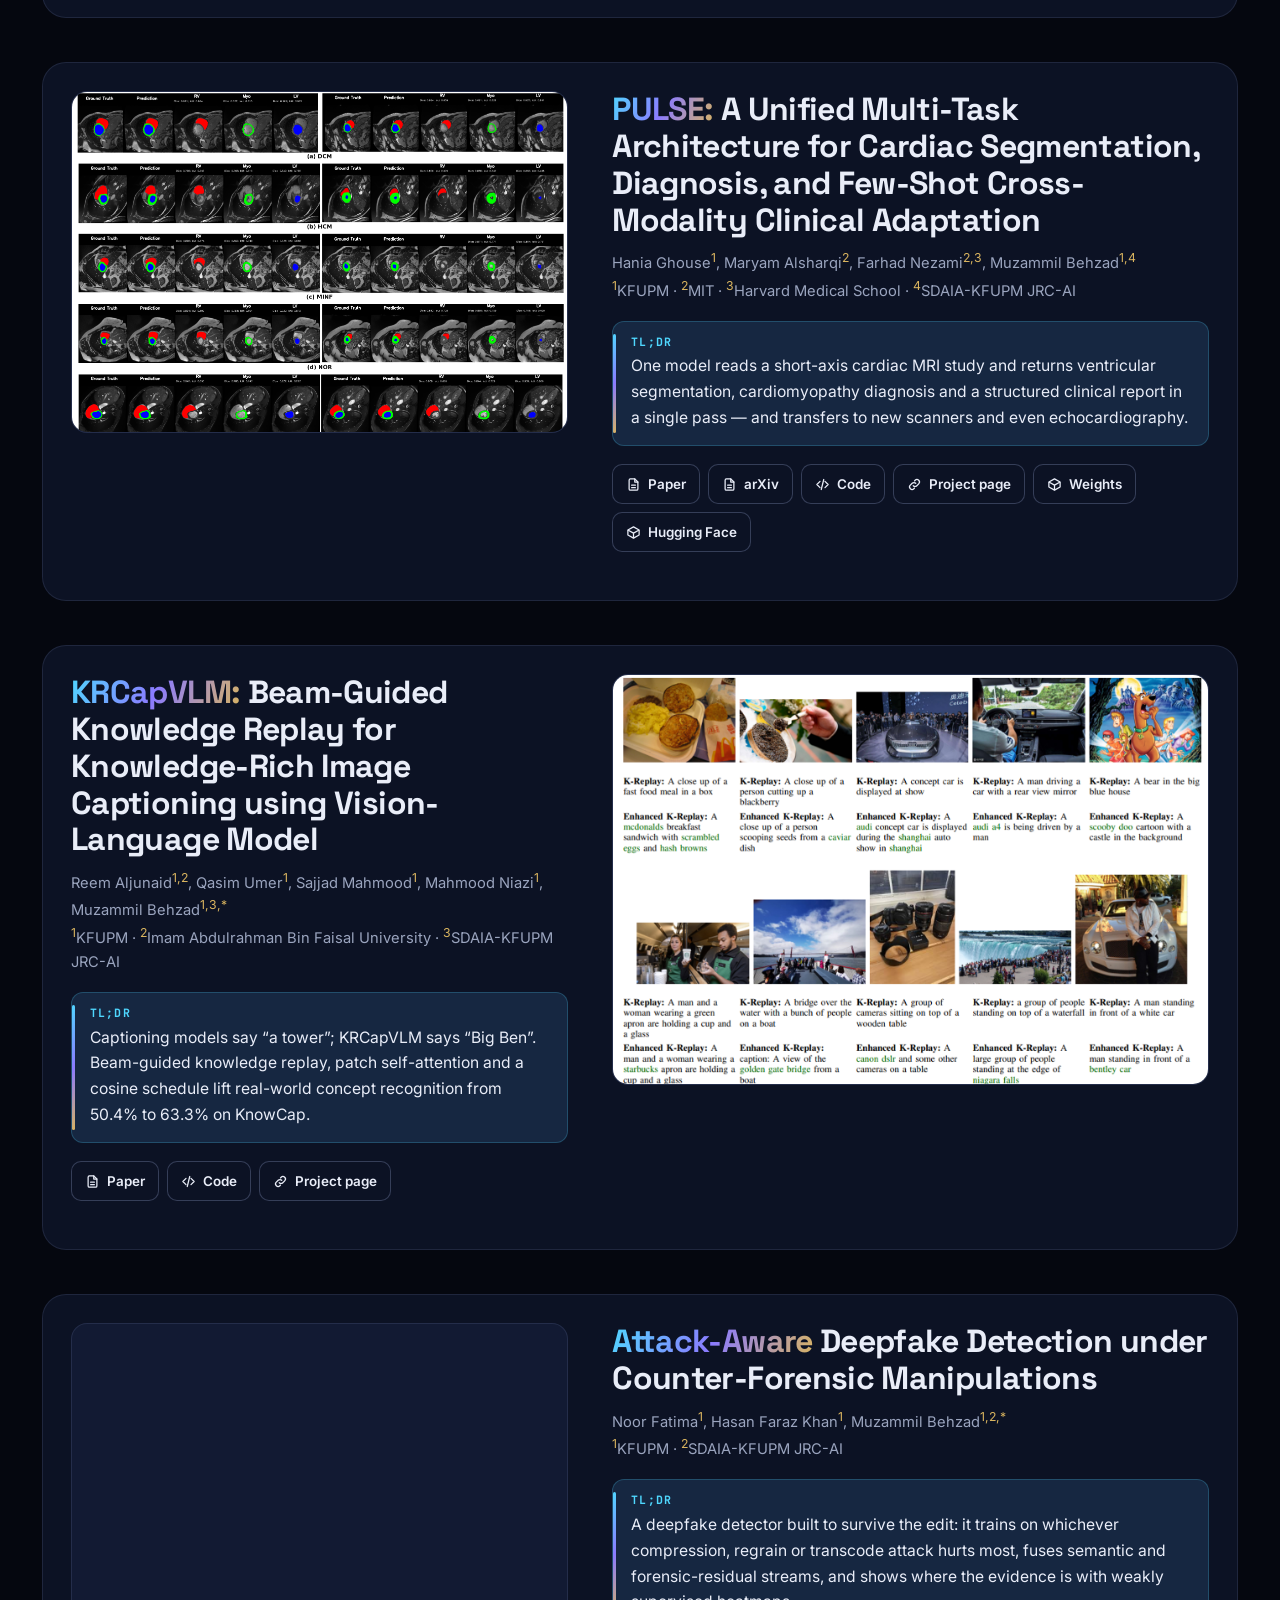
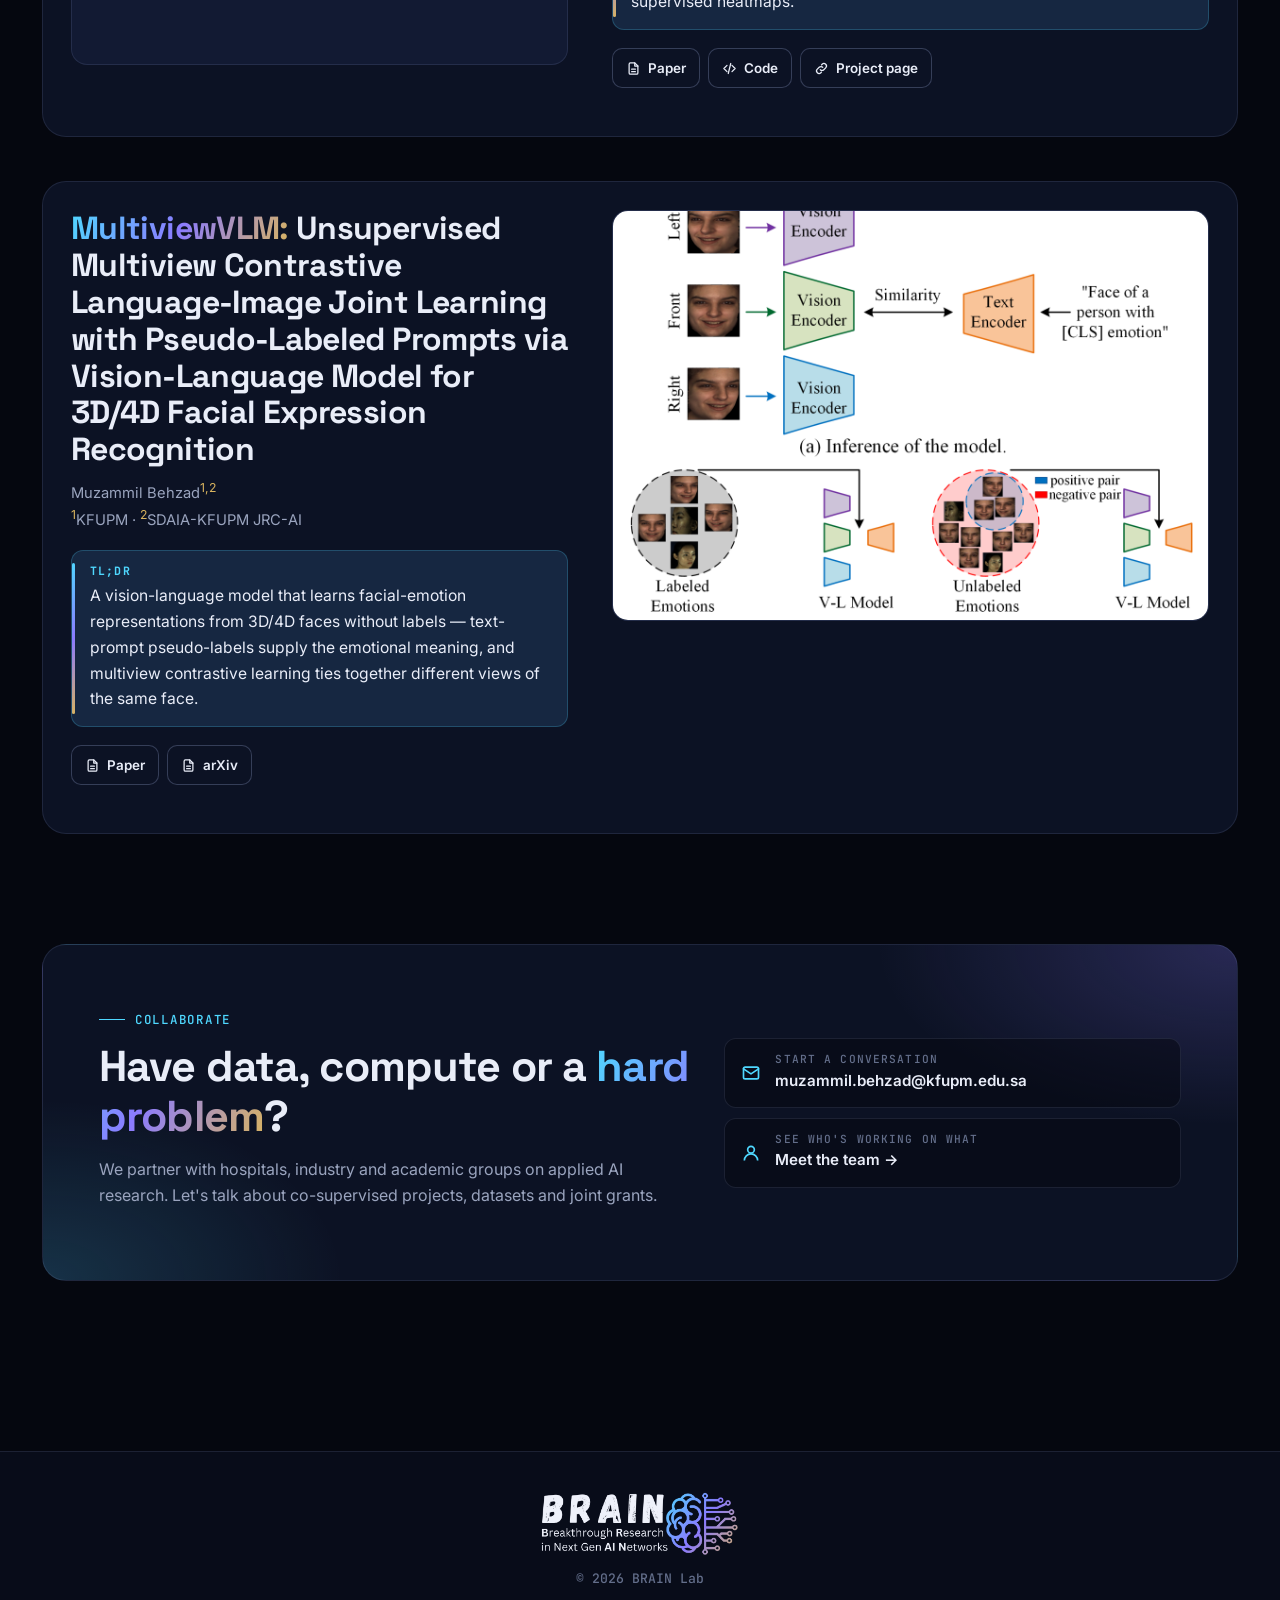
<file: projects.html>
<!DOCTYPE html>
<html lang="en" data-theme="dark">
<head>
  <meta charset="UTF-8">
  <meta name="viewport" content="width=device-width, initial-scale=1">
  <title>Projects · BRAIN Lab — KFUPM</title>
  <meta name="description" content="Research projects from BRAIN Lab, KFUPM: SegVLM, UDAN-CLIP, PULSE, KRCapVLM, attack-aware deepfake detection and MultiviewVLM — with papers, code and project pages.">
  <meta name="keywords" content="BRAIN Lab, KFUPM, AI research, computer vision, VLM, LLM, multimodal AI, medical AI, agentic AI, Saudi Arabia">
  <meta name="author" content="BRAIN Lab, KFUPM">
  <meta name="theme-color" content="#05070f">
  <link rel="canonical" href="https://brain-lab-ai.github.io/projects.html">
  <meta property="og:type" content="website">
  <meta property="og:title" content="Projects · BRAIN Lab — KFUPM">
  <meta property="og:description" content="Research projects from BRAIN Lab, KFUPM: SegVLM, UDAN-CLIP, PULSE, KRCapVLM, attack-aware deepfake detection and MultiviewVLM — with papers, code and project pages.">
  <meta property="og:url" content="https://brain-lab-ai.github.io/projects.html">
  <meta property="og:image" content="https://brain-lab-ai.github.io/images/BRAINLabPeople.jpg">
  <meta name="twitter:card" content="summary_large_image">
  <link rel="icon" type="image/png" sizes="64x64" href="images/logo/favicon-64.png">
  <link rel="apple-touch-icon" href="images/logo/apple-touch-icon.png">
  <script>(function(){try{var t=localStorage.getItem("brainlab-theme");if(t)document.documentElement.setAttribute("data-theme",t);}catch(e){}})();</script>
  <link rel="preconnect" href="https://fonts.googleapis.com">
  <link rel="preconnect" href="https://fonts.gstatic.com" crossorigin>
  <link rel="stylesheet" href="https://fonts.googleapis.com/css2?family=Inter:wght@400;500;600;700&family=JetBrains+Mono:wght@400;500;600&family=Space+Grotesk:wght@500;600;700&display=swap">
  <link rel="stylesheet" href="assets/css/style.css">
  
  <script src="assets/js/main.js" defer></script>
</head>
<body>

<!-- ================= SVG ICON SPRITE ================= -->
<svg width="0" height="0" style="position:absolute" aria-hidden="true">
  <defs>
    <symbol id="i-arrow" viewBox="0 0 24 24" fill="none" stroke="currentColor" stroke-width="2" stroke-linecap="round" stroke-linejoin="round"><path d="M5 12h14M13 6l6 6-6 6"/></symbol>
    <symbol id="i-sun" viewBox="0 0 24 24" fill="none" stroke="currentColor" stroke-width="2" stroke-linecap="round"><circle cx="12" cy="12" r="4"/><path d="M12 2v2M12 20v2M4.9 4.9l1.4 1.4M17.7 17.7l1.4 1.4M2 12h2M20 12h2M4.9 19.1l1.4-1.4M17.7 6.3l1.4-1.4"/></symbol>
    <symbol id="i-moon" viewBox="0 0 24 24" fill="none" stroke="currentColor" stroke-width="2" stroke-linecap="round" stroke-linejoin="round"><path d="M21 12.8A9 9 0 1 1 11.2 3a7 7 0 0 0 9.8 9.8z"/></symbol>
    <symbol id="i-menu" viewBox="0 0 24 24" fill="none" stroke="currentColor" stroke-width="2" stroke-linecap="round"><path d="M4 7h16M4 12h16M4 17h10"/></symbol>
    <symbol id="i-mail" viewBox="0 0 24 24" fill="none" stroke="currentColor" stroke-width="2" stroke-linecap="round" stroke-linejoin="round"><rect x="3" y="5" width="18" height="14" rx="2"/><path d="m3 7 9 6 9-6"/></symbol>
    <symbol id="i-globe" viewBox="0 0 24 24" fill="none" stroke="currentColor" stroke-width="2"><circle cx="12" cy="12" r="9"/><path d="M3 12h18M12 3a14 14 0 0 1 0 18M12 3a14 14 0 0 0 0 18"/></symbol>
    <symbol id="i-pin" viewBox="0 0 24 24" fill="none" stroke="currentColor" stroke-width="2" stroke-linecap="round" stroke-linejoin="round"><path d="M12 21s-7-6.3-7-12a7 7 0 0 1 14 0c0 5.7-7 12-7 12z"/><circle cx="12" cy="9" r="2.5"/></symbol>
    <symbol id="i-up" viewBox="0 0 24 24" fill="none" stroke="currentColor" stroke-width="2" stroke-linecap="round" stroke-linejoin="round"><path d="M12 19V5M6 11l6-6 6 6"/></symbol>
    <symbol id="i-file" viewBox="0 0 24 24" fill="none" stroke="currentColor" stroke-width="2" stroke-linecap="round" stroke-linejoin="round"><path d="M14 3H7a2 2 0 0 0-2 2v14a2 2 0 0 0 2 2h10a2 2 0 0 0 2-2V8z"/><path d="M14 3v5h5M9 13h6M9 17h6"/></symbol>
    <symbol id="i-code" viewBox="0 0 24 24" fill="none" stroke="currentColor" stroke-width="2" stroke-linecap="round" stroke-linejoin="round"><path d="m8 7-5 5 5 5M16 7l5 5-5 5M14 4l-4 16"/></symbol>
    <symbol id="i-db" viewBox="0 0 24 24" fill="none" stroke="currentColor" stroke-width="2"><ellipse cx="12" cy="5" rx="8" ry="3"/><path d="M4 5v14c0 1.7 3.6 3 8 3s8-1.3 8-3V5M4 12c0 1.7 3.6 3 8 3s8-1.3 8-3"/></symbol>
    <symbol id="i-play" viewBox="0 0 24 24" fill="none" stroke="currentColor" stroke-width="2" stroke-linejoin="round"><circle cx="12" cy="12" r="9"/><path d="m10 8 6 4-6 4z"/></symbol>
    <symbol id="i-box" viewBox="0 0 24 24" fill="none" stroke="currentColor" stroke-width="2" stroke-linejoin="round"><path d="M21 8 12 3 3 8v8l9 5 9-5z"/><path d="m3 8 9 5 9-5M12 13v8"/></symbol>
    <symbol id="i-link" viewBox="0 0 24 24" fill="none" stroke="currentColor" stroke-width="2" stroke-linecap="round"><path d="M10 14a4 4 0 0 0 5.7 0l3-3a4 4 0 0 0-5.7-5.7l-1 1M14 10a4 4 0 0 0-5.7 0l-3 3a4 4 0 0 0 5.7 5.7l1-1"/></symbol>
    <symbol id="i-search" viewBox="0 0 24 24" fill="none" stroke="currentColor" stroke-width="2" stroke-linecap="round"><circle cx="11" cy="11" r="7"/><path d="m20 20-3.5-3.5"/></symbol>
    <symbol id="i-cap" viewBox="0 0 24 24" fill="none" stroke="currentColor" stroke-width="2" stroke-linejoin="round"><path d="M2 9l10-5 10 5-10 5z"/><path d="M6 11v5c3 2 9 2 12 0v-5"/></symbol>
    <symbol id="i-user" viewBox="0 0 24 24" fill="none" stroke="currentColor" stroke-width="2"><circle cx="12" cy="8" r="4"/><path d="M4 21a8 8 0 0 1 16 0"/></symbol>
  </defs>
</svg>

<a class="skip-link" href="#main">Skip to content</a>

<!-- ================= HEADER ================= -->
<header class="site-header">
  <nav class="nav container" aria-label="Primary">
    <a class="brand" href="index.html" aria-label="BRAIN Lab home">
      <span class="brand__mark">
        <img class="on-dark" src="images/logo/brainlab-mark-on-dark.png" alt="" width="53" height="46">
        <img class="on-light" src="images/logo/brainlab-mark-on-light.png" alt="" width="53" height="46">
      </span>
      <span class="brand__name"><span><b>BRAIN</b> Lab</span></span>
    </a>
    <ul class="nav__links" id="nav-links">
      <li><a href="index.html">Home</a></li>
      <li><a href="members.html">Members</a></li>
      <li><a href="projects.html" aria-current="page">Projects</a></li>
      <!-- <li><a href="publications.html">Publications</a></li> -->
    </ul>
    <div class="nav__actions">
      <button class="icon-btn theme-toggle" type="button" aria-label="Toggle light/dark theme">
        <svg class="moon"><use href="#i-moon"/></svg><svg class="sun"><use href="#i-sun"/></svg>
      </button>
      <button class="icon-btn menu-btn" type="button" aria-label="Open menu" aria-expanded="false" aria-controls="nav-links">
        <svg><use href="#i-menu"/></svg>
      </button>
    </div>
  </nav>
</header>

<main id="main">

  <section class="page-hero">
    <div class="container">
      <span class="eyebrow reveal">Research</span>
      <h1 class="reveal" style="--d:.05s">Projects &amp; <span class="grad-text">open research</span></h1>
      <!-- <p class="lead reveal" style="--d:.1s">What we are building right now — each project ships with a paper, code, data and the technical details you need to reproduce or build on it.</p> -->
      <div class="term reveal" style="--d:.15s"><span class="prompt">brain@lab:~$</span> git clone BRAIN-Lab-AI/<span data-type='["SegVLM","UDAN-CLIP","PULSE","KRCapVLM","Attack-Aware-Deepfake-Detection"]'></span><span class="caret"></span></div>
    </div>
  </section>

  <!--
    =====================================================================
    PROJECTS — generated from the BRAIN-Lab-AI GitHub repositories.
    Representative images go in images/projects/ with these names:
      segvlm.jpg · udan-clip.jpg · pulse.jpg · krcapvlm.jpg · deepfake.jpg · multiviewvlm.jpg
    (a styled placeholder shows until the file exists; any size or aspect ratio — images are shown uncropped)
    To add a project: copy one whole <article class="project"> ... </article> block.
    =====================================================================
  -->

  <div class="container">
    <div class="projects">

      <!-- ================= PROJECT 1: SegVLM ================= -->
      <article class="project project--simple reveal" id="segvlm" data-cat="vlm vision">
        <div class="project__media">
          <div class="media" data-placeholder="images/projects/segvlm.jpg&#10;representative figure · any size">
            <img src="images/projects/SegVLM.png" alt="SegVLM — SegVLM architecture" loading="lazy" decoding="async">
          </div>
        </div>
        <div class="project__body">
          <h2><span class="acr">SegVLM:</span> Deformable Attentive Visual Enhancement for Referring Image Segmentation Using Vision-Language Model</h2>
          <p class="authors">Alaa Dalaq<sup>1</sup>, Muzammil Behzad<sup>1,2,*</sup><br><span class="affs"><sup>1</sup>KFUPM · <sup>2</sup>SDAIA-KFUPM JRC-AI</span></p>
          <div class="tldr">
            <b>TL;DR</b>
            <p>Give it an image and a phrase like “black baseball cap” and it returns a pixel-accurate mask — sharpening visual features with deformable convolutions and SE recalibration before they meet the language, for +10.3 mIoU over CRIS on PhraseCut.</p>
          </div>
          <div class="links">
            <a class="btn btn--sm" href="https://doi.org/10.1016/j.neunet.2026.109721" target="_blank" rel="noopener"><svg><use href="#i-file"/></svg>Paper</a>
            <a class="btn btn--sm" href="https://arxiv.org/abs/2505.19242" target="_blank" rel="noopener"><svg><use href="#i-file"/></svg>arXiv</a>
            <a class="btn btn--sm" href="https://github.com/BRAIN-Lab-AI/SegVLM" target="_blank" rel="noopener"><svg><use href="#i-code"/></svg>Code</a>
            <a class="btn btn--sm" href="https://brain-lab-ai.github.io/SegVLM/" target="_blank" rel="noopener"><svg><use href="#i-link"/></svg>Project page</a>
            <a class="btn btn--sm" href="https://huggingface.co/papers/2505.19242" target="_blank" rel="noopener"><svg><use href="#i-box"/></svg>Hugging Face</a>
          </div>
        </div>
      </article>

      <!-- ================= PROJECT 2: UDAN-CLIP ================= -->
      <article class="project project--simple reveal" id="udan-clip" data-cat="vlm vision">
        <div class="project__media">
          <div class="media" data-placeholder="images/projects/udan-clip.jpg&#10;representative figure · any size">
            <img src="images/projects/UDAN-CLIP.png" alt="UDAN-CLIP — UDAN-CLIP pipeline" loading="lazy" decoding="async">
          </div>
        </div>
        <div class="project__body">
          <h2><span class="acr">UDAN-CLIP:</span> Underwater Diffusion Attention Network with Contrastive Language-Image Joint Learning for Underwater Image Enhancement</h2>
          <p class="authors">Afrah Shaahid<sup>1</sup>, Muzammil Behzad<sup>1,2</sup><br><span class="affs"><sup>1</sup>KFUPM · <sup>2</sup>SDAIA-KFUPM JRC-AI</span></p>
          <div class="tldr">
            <b>TL;DR</b>
            <p>A diffusion model that restores color, contrast and fine detail in murky underwater photos, steered by a CLIP classifier that keeps natural in-air priors and a spatial attention module that targets haze and backscatter.</p>
          </div>
          <div class="links">
            <a class="btn btn--sm" href="https://www.sciencedirect.com/science/article/abs/pii/S003132032600539X" target="_blank" rel="noopener"><svg><use href="#i-file"/></svg>Paper</a>
            <a class="btn btn--sm" href="https://arxiv.org/abs/2505.19895" target="_blank" rel="noopener"><svg><use href="#i-file"/></svg>arXiv</a>
            <a class="btn btn--sm" href="https://github.com/BRAIN-Lab-AI/UDAN-CLIP" target="_blank" rel="noopener"><svg><use href="#i-code"/></svg>Code</a>
            <a class="btn btn--sm" href="https://brain-lab-ai.github.io/UDAN-CLIP/" target="_blank" rel="noopener"><svg><use href="#i-link"/></svg>Project page</a>
          </div>
        </div>
      </article>

      <!-- ================= PROJECT 3: PULSE ================= -->
      <article class="project project--simple reveal" id="pulse" data-cat="medical vision">
        <div class="project__media">
          <div class="media" data-placeholder="images/projects/pulse.jpg&#10;representative figure · any size">
            <img src="images/projects/PULSE.png" alt="PULSE — framework overview" loading="lazy" decoding="async">
          </div>
        </div>
        <div class="project__body">
          <h2><span class="acr">PULSE:</span> A Unified Multi-Task Architecture for Cardiac Segmentation, Diagnosis, and Few-Shot Cross-Modality Clinical Adaptation</h2>
          <p class="authors">Hania Ghouse<sup>1</sup>, Maryam Alsharqi<sup>2</sup>, Farhad Nezami<sup>2,3</sup>, Muzammil Behzad<sup>1,4</sup><br><span class="affs"><sup>1</sup>KFUPM · <sup>2</sup>MIT · <sup>3</sup>Harvard Medical School · <sup>4</sup>SDAIA-KFUPM JRC-AI</span></p>
          <div class="tldr">
            <b>TL;DR</b>
            <p>One model reads a short-axis cardiac MRI study and returns ventricular segmentation, cardiomyopathy diagnosis and a structured clinical report in a single pass — and transfers to new scanners and even echocardiography.</p>
          </div>
          <div class="links">
            <a class="btn btn--sm" href="https://ieeexplore.ieee.org/document/11660344" target="_blank" rel="noopener"><svg><use href="#i-file"/></svg>Paper</a>
            <a class="btn btn--sm" href="https://doi.org/10.48550/arXiv.2512.03848" target="_blank" rel="noopener"><svg><use href="#i-file"/></svg>arXiv</a>
            <a class="btn btn--sm" href="https://github.com/BRAIN-Lab-AI/PULSE" target="_blank" rel="noopener"><svg><use href="#i-code"/></svg>Code</a>
            <a class="btn btn--sm" href="https://brain-lab-ai.github.io/PULSE/" target="_blank" rel="noopener"><svg><use href="#i-link"/></svg>Project page</a>
            <a class="btn btn--sm" href="https://github.com/BRAIN-Lab-AI/PULSE/releases/tag/v1.0" target="_blank" rel="noopener"><svg><use href="#i-box"/></svg>Weights</a>
            <a class="btn btn--sm" href="https://huggingface.co/hg-0403/PULSE" target="_blank" rel="noopener"><svg><use href="#i-box"/></svg>Hugging Face</a>
          </div>
        </div>
      </article>

      <!-- ================= PROJECT 4: KRCapVLM ================= -->
      <article class="project project--simple reveal" id="krcapvlm" data-cat="vlm">
        <div class="project__media">
          <div class="media" data-placeholder="images/projects/krcapvlm.jpg&#10;representative figure · any size">
            <img src="images/projects/KRCapVLM.png" alt="KRCapVLM — KRCapVLM framework" loading="lazy" decoding="async">
          </div>
        </div>
        <div class="project__body">
          <h2><span class="acr">KRCapVLM:</span> Beam-Guided Knowledge Replay for Knowledge-Rich Image Captioning using Vision-Language Model</h2>
          <p class="authors">Reem Aljunaid<sup>1,2</sup>, Qasim Umer<sup>1</sup>, Sajjad Mahmood<sup>1</sup>, Mahmood Niazi<sup>1</sup>, Muzammil Behzad<sup>1,3,*</sup><br><span class="affs"><sup>1</sup>KFUPM · <sup>2</sup>Imam Abdulrahman Bin Faisal University · <sup>3</sup>SDAIA-KFUPM JRC-AI</span></p>
          <div class="tldr">
            <b>TL;DR</b>
            <p>Captioning models say “a tower”; KRCapVLM says “Big Ben”. Beam-guided knowledge replay, patch self-attention and a cosine schedule lift real-world concept recognition from 50.4% to 63.3% on KnowCap.</p>
          </div>
          <div class="links">
            <a class="btn btn--sm" href="https://www.sciencedirect.com/science/article/pii/S0031320326005340" target="_blank" rel="noopener"><svg><use href="#i-file"/></svg>Paper</a>
            <a class="btn btn--sm" href="https://github.com/BRAIN-Lab-AI/KRCapVLM" target="_blank" rel="noopener"><svg><use href="#i-code"/></svg>Code</a>
            <a class="btn btn--sm" href="https://brain-lab-ai.github.io/KRCapVLM/" target="_blank" rel="noopener"><svg><use href="#i-link"/></svg>Project page</a>
          </div>
        </div>
      </article>

      <!-- ================= PROJECT 5: Attack-Aware ================= -->
      <article class="project project--simple reveal" id="deepfake" data-cat="trust vision">
        <div class="project__media">
          <div class="media" data-placeholder="images/projects/deepfake.jpg&#10;representative figure · any size">
            <img src="images/projects/AttackAware.png" alt="Attack-Aware — dual-stream architecture" loading="lazy" decoding="async">
          </div>
        </div>
        <div class="project__body">
          <h2><span class="acr">Attack-Aware</span> Deepfake Detection under Counter-Forensic Manipulations</h2>
          <p class="authors">Noor Fatima<sup>1</sup>, Hasan Faraz Khan<sup>1</sup>, Muzammil Behzad<sup>1,2,*</sup><br><span class="affs"><sup>1</sup>KFUPM · <sup>2</sup>SDAIA-KFUPM JRC-AI</span></p>
          <div class="tldr">
            <b>TL;DR</b>
            <p>A deepfake detector built to survive the edit: it trains on whichever compression, regrain or transcode attack hurts most, fuses semantic and forensic-residual streams, and shows where the evidence is with weakly supervised heatmaps.</p>
          </div>
          <div class="links">
            <a class="btn btn--sm" href="https://ieeexplore.ieee.org/abstract/document/11695139/" target="_blank" rel="noopener"><svg><use href="#i-file"/></svg>Paper</a>
            <a class="btn btn--sm" href="https://github.com/BRAIN-Lab-AI/Attack-Aware-Deepfake-Detection" target="_blank" rel="noopener"><svg><use href="#i-code"/></svg>Code</a>
            <a class="btn btn--sm" href="https://brain-lab-ai.github.io/Attack-Aware-Deepfake-Detection/" target="_blank" rel="noopener"><svg><use href="#i-link"/></svg>Project page</a>
          </div>
        </div>
      </article>

      <!-- ================= PROJECT 6: MultiviewVLM ================= -->
      <article class="project project--simple reveal" id="multiviewvlm" data-cat="vlm vision">
        <div class="project__media">
          <div class="media" data-placeholder="images/projects/multiviewvlm.jpg&#10;representative figure · any size">
            <img src="images/projects/MultiviewVLM.png" alt="MultiviewVLM — MultiviewVLM framework" loading="lazy" decoding="async">
          </div>
        </div>
        <div class="project__body">
          <h2><span class="acr">MultiviewVLM:</span> Unsupervised Multiview Contrastive Language-Image Joint Learning with Pseudo-Labeled Prompts via Vision-Language Model for 3D/4D Facial Expression Recognition</h2>
          <p class="authors">Muzammil Behzad<sup>1,2</sup><br><span class="affs"><sup>1</sup>KFUPM · <sup>2</sup>SDAIA-KFUPM JRC-AI</span></p>
          <div class="tldr">
            <b>TL;DR</b>
            <p>A vision-language model that learns facial-emotion representations from 3D/4D faces without labels — text-prompt pseudo-labels supply the emotional meaning, and multiview contrastive learning ties together different views of the same face.</p>
          </div>
          <div class="links">
            <a class="btn btn--sm" href="https://ieeexplore.ieee.org/abstract/document/11447443" target="_blank" rel="noopener"><svg><use href="#i-file"/></svg>Paper</a>
            <a class="btn btn--sm" href="https://arxiv.org/abs/2505.09336" target="_blank" rel="noopener"><svg><use href="#i-file"/></svg>arXiv</a>
          </div>
        </div>
      </article>

    </div>
  </div>

  <section class="section--tight" style="margin-top:40px">
    <div class="container">
      <div class="cta reveal">
        <div>
          <span class="eyebrow">Collaborate</span>
          <h2>Have data, compute or a <span class="grad-text">hard problem</span>?</h2>
          <p>We partner with hospitals, industry and academic groups on applied AI research. Let's talk about co-supervised projects, datasets and joint grants.</p>
        </div>
        <div class="contact-list">
          <a class="contact-item" href="mailto:muzammil.behzad@kfupm.edu.sa?subject=Research%20collaboration%20with%20BRAIN%20Lab">
            <svg><use href="#i-mail"/></svg>
            <div><small>Start a conversation</small><span>muzammil.behzad@kfupm.edu.sa</span></div>
          </a>
          <a class="contact-item" href="members.html">
            <svg><use href="#i-user"/></svg>
            <div><small>See who's working on what</small><span>Meet the team →</span></div>
          </a>
        </div>
      </div>
    </div>
  </section>

</main>

<!-- ================= FOOTER ================= -->
<footer class="site-footer">
  <div class="container footer-simple">
    <a class="footer-logo" href="index.html" aria-label="BRAIN Lab home">
      <img class="on-dark" src="images/logo/brainlab-logo-on-dark.png" alt="BRAIN Lab — Breakthrough Research in Next Gen AI Networks" loading="lazy" width="248" height="80">
      <img class="on-light" src="images/logo/brainlab-logo-on-light.png" alt="BRAIN Lab — Breakthrough Research in Next Gen AI Networks" loading="lazy" width="248" height="80">
    </a>
    <p class="copyright">© <span data-year>2026</span> BRAIN Lab</p>
  </div>
</footer>

<button class="icon-btn to-top" type="button" aria-label="Back to top"><svg><use href="#i-up"/></svg></button>

</body>
</html>
</file>
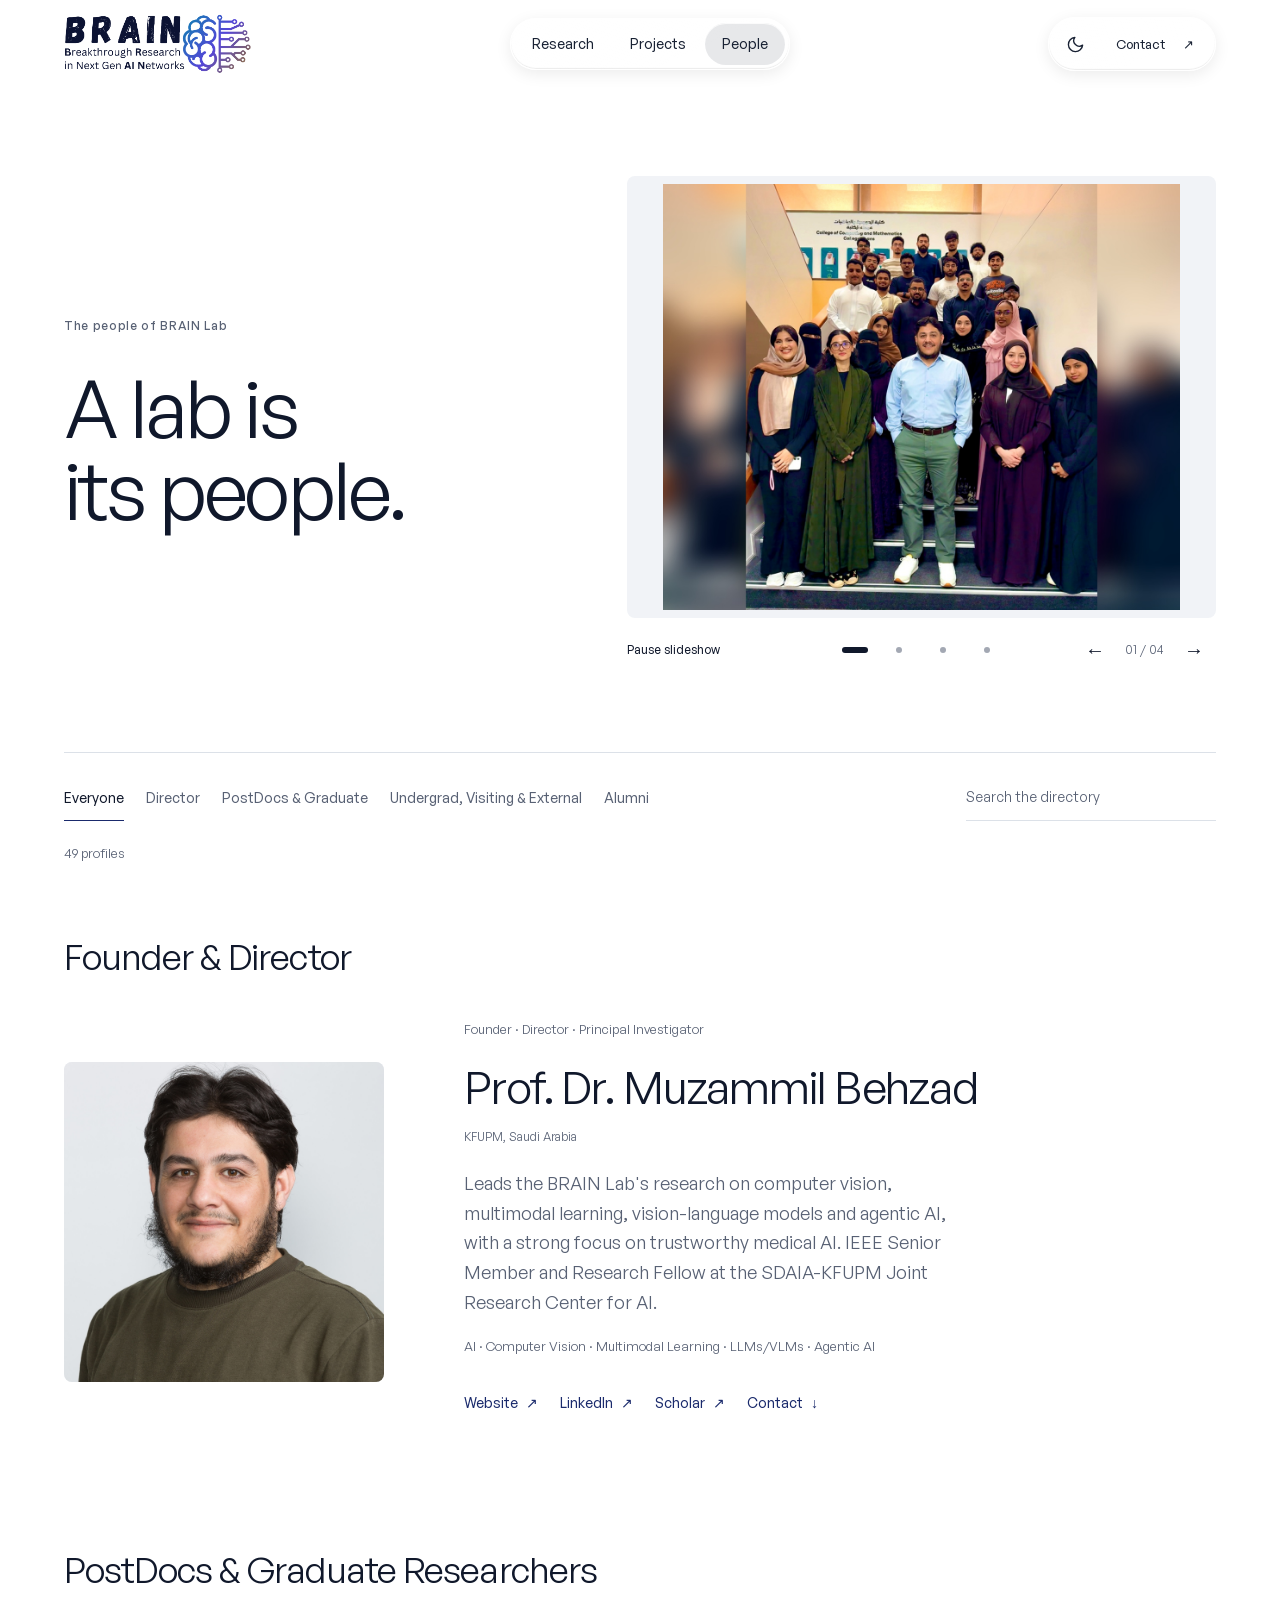
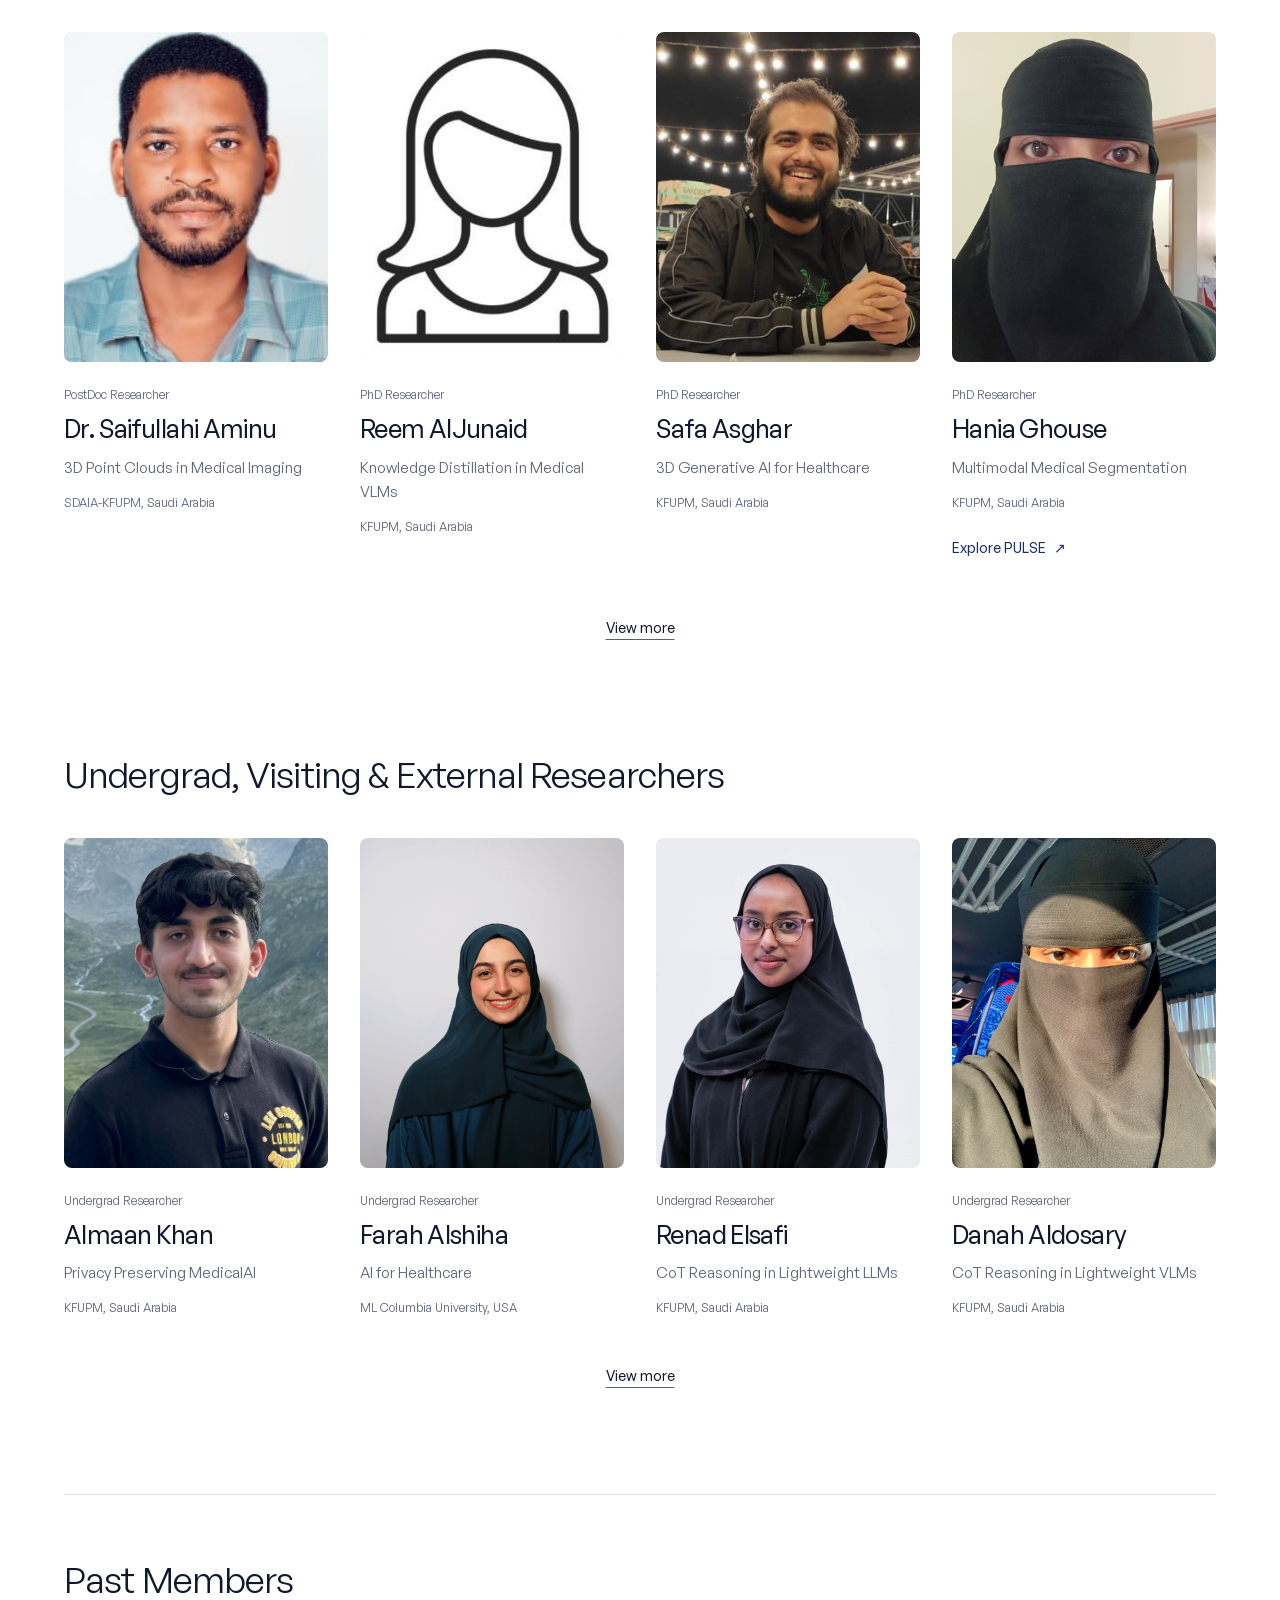
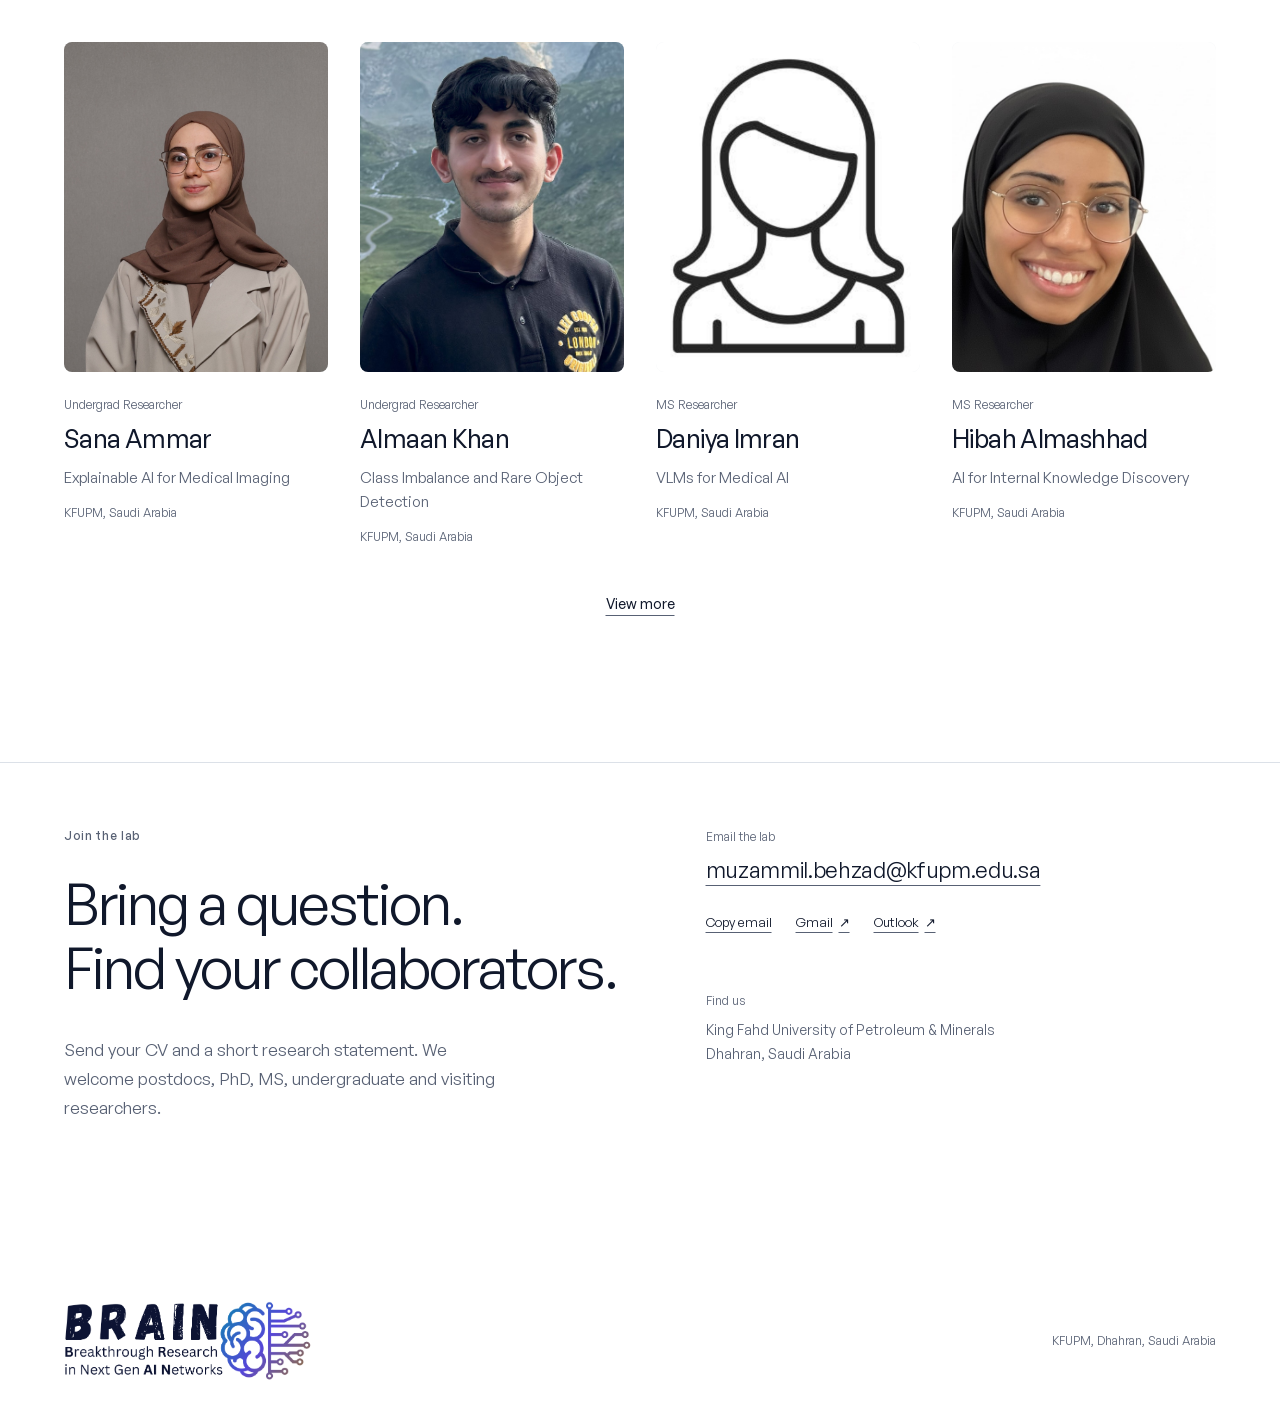
<file: designs/cortex/members.html>
<!doctype html>
<html lang="en">
<head>
  <meta charset="utf-8">
  <meta name="viewport" content="width=device-width, initial-scale=1">
  <meta name="robots" content="noindex, nofollow">
  <meta name="description" content="The complete BRAIN Lab directory, including current researchers and past members at KFUPM.">
  <title>Members · BRAIN Lab</title>
  <link rel="icon" href="../../images/logo/favicon-64.png">
  <link rel="preload" href="assets/fonts/general-sans-variable.woff2" as="font" type="font/woff2" crossorigin>
  <link rel="stylesheet" href="style.css?v=iphone-edge-1">
  <link rel="stylesheet" href="pages.css?v=portraits-reverted-1">
  <script src="script.js?v=glass-icons-1"></script>
  <script src="pages.js?v=people-carousel-5" defer></script>
  <script src="people-carousel.js?v=6" defer></script>
  <script src="contact.js?v=1" defer></script>
</head>
<body class="study-page">
  <a class="skip-link" href="#main">Skip to content</a>
  <header class="site-header">
  <div class="header-blur" aria-hidden="true"><span></span><span></span><span></span><span></span><span></span><span></span></div>
    <nav class="container nav" aria-label="Main navigation">
<a class="brand" href="index.html" aria-label="BRAIN Lab home">
        <img class="logo-light" src="../../images/logo/brainlab-logo-on-light.png" alt="" width="1417" height="458">
        <img class="logo-dark" src="../../images/logo/brainlab-logo-on-dark.png" alt="" width="1417" height="458">
      </a>
      <div class="nav-links">
        <a href="index.html#research">Research</a>
        <a href="projects.html">Projects</a>
        <a href="members.html" aria-current="page">People</a>
      </div>
      <div class="nav-actions"><button class="theme-toggle" type="button" data-theme-toggle aria-label="Switch to dark mode" hidden><svg class="theme-sun" aria-hidden="true" focusable="false" viewBox="0 0 24 24" fill="none" stroke="currentColor" stroke-width="1.7" stroke-linecap="round" stroke-linejoin="round"><circle cx="12" cy="12" r="4"/><path d="M12 2v2m0 16v2M2 12h2m16 0h2M4.93 4.93l1.42 1.42m11.3 11.3 1.42 1.42M4.93 19.07l1.42-1.42m11.3-11.3 1.42-1.42"/></svg><svg class="theme-moon" aria-hidden="true" focusable="false" viewBox="0 0 24 24" fill="none" stroke="currentColor" stroke-width="1.7" stroke-linecap="round" stroke-linejoin="round"><path d="M21 12.79A9 9 0 1 1 11.21 3 7 7 0 0 0 21 12.79Z"/></svg></button><a class="nav-contact" href="#join">Contact <span aria-hidden="true">↗</span></a></div>
    </nav>
  </header>
  <main id="main">
    <section class="container page-intro people-intro">
      <p class="eyebrow">The people of BRAIN Lab</p>
      <h1>A lab is<br><span class="soft-title">its people.</span></h1>
      <section class="lab-carousel" aria-label="Life at BRAIN Lab" aria-roledescription="carousel">
        <div class="lab-slides" aria-live="off">
          <div class="lab-slide-track">
          <img src="../../images/group-photo/BRAINLabPeople4.jpg" width="1200" height="988" alt="BRAIN Lab members on the College of Computing and Mathematics staircase" data-slide decoding="async">
          <img src="../../images/group-photo/BRAINLabPeople3.jpeg" width="1800" height="1350" alt="The BRAIN Lab team together at the research center" data-slide decoding="async">
          <img src="../../images/group-photo/BRAINLabPeople2.jpg" width="1800" height="1350" alt="A BRAIN Lab group gathering at the research center" data-slide decoding="async">
          <img src="../../images/group-photo/BRAINLabPeople1.jpg" width="1500" height="985" alt="BRAIN Lab members outside the Joint Research Center for AI" data-slide>
          </div>
        </div>
        <div class="lab-carousel-controls" hidden>
          <button type="button" data-carousel-pause>Pause slideshow</button>
          <div class="lab-carousel-indicators" data-carousel-indicators role="group" aria-label="Choose a group photo"></div>
          <div class="lab-carousel-pagination">
            <button type="button" data-carousel-prev aria-label="Previous group photo">←</button>
            <span data-carousel-count aria-live="off"></span>
            <button type="button" data-carousel-next aria-label="Next group photo">→</button>
          </div>
        </div>
      </section>
    </section>
    <section class="container people-study" aria-label="Lab directory" data-filter-scope data-noun="profiles">
      <div class="directory-toolbar">
        <div class="method-path" role="group" aria-label="Filter the lab directory">
          <button type="button" data-filter="all" aria-pressed="true">Everyone</button>
          <button type="button" data-filter="director" aria-pressed="false">Director</button>
          <button type="button" data-filter="grad" aria-pressed="false">PostDocs &amp; Graduate</button>
          <button type="button" data-filter="ugrad" aria-pressed="false">Undergrad, Visiting &amp; External</button>
          <button type="button" data-filter="alumni" aria-pressed="false">Alumni</button>
        </div>
        <label class="directory-search"><span class="sr-only">Search names, research topics, roles and affiliations</span><input type="search" data-search placeholder="Search the directory" autocomplete="off"></label>
      </div>
      <p class="filter-status directory-status" role="status" aria-live="polite" data-filter-status>49 profiles</p>
      <section class="member-group" data-member-group="director" aria-labelledby="members-director">
        <div class="directory-heading"><h2 id="members-director">Founder &amp; Director</h2></div>
        <div class="people-grid">
          <article class="person person-director" data-cat="director" data-source-category="director">
            <div class="portrait-wrap"><img src="../../images/people/Muzammil.jpg" alt="Prof. Dr. Muzammil Behzad" decoding="async" width="640" height="800"></div>
            <div class="person-copy">
              <p class="person-role">Founder · Director · Principal Investigator</p>
              <h3>Prof. Dr. Muzammil Behzad</h3>
              <p class="person-aff">KFUPM, Saudi Arabia</p>
              <p class="person-bio">Leads the BRAIN Lab&#x27;s research on computer vision, multimodal learning, vision-language models and agentic AI, with a strong focus on trustworthy medical AI. IEEE Senior Member and Research Fellow at the SDAIA-KFUPM Joint Research Center for AI.</p>
              <p class="person-interests">AI · Computer Vision · Multimodal Learning · LLMs/VLMs · Agentic AI</p>
              <div class="person-links"><a class="text-link" href="https://muzammilbehzad.com/">Website <span aria-hidden="true">↗</span></a><a class="text-link" href="https://www.linkedin.com/in/muzammil-behzad/">LinkedIn <span aria-hidden="true">↗</span></a><a class="text-link" href="https://scholar.google.com/citations?user=nrZ-GGcAAAAJ">Scholar <span aria-hidden="true">↗</span></a><a class="text-link" href="#join">Contact <span aria-hidden="true">↓</span></a></div>
            </div>
          </article>
        </div>
      </section>
      <section class="member-group" data-member-group="grad" aria-labelledby="members-grad">
        <div class="directory-heading"><h2 id="members-grad">PostDocs &amp; Graduate Researchers</h2></div>
        <div class="people-grid" id="grid-grad">
          <article class="person" data-cat="grad" data-source-category="grad">
            <div class="portrait-wrap"><img src="../../images/people/saifullahi.jpg" alt="Dr. Saifullahi Aminu" loading="lazy" decoding="async" width="640" height="800"></div>
            <div class="person-copy">
              <p class="person-role">PostDoc Researcher</p>
              <h3>Dr. Saifullahi Aminu</h3>
              <p class="person-topic">3D Point Clouds in Medical Imaging</p>
              <p class="person-aff">SDAIA-KFUPM, Saudi Arabia</p>
            </div>
          </article>
          <article class="person" data-cat="grad" data-source-category="grad">
            <div class="portrait-wrap"><img src="../../images/people/female.png" alt="Reem AlJunaid" loading="lazy" decoding="async" width="640" height="800"></div>
            <div class="person-copy">
              <p class="person-role">PhD Researcher</p>
              <h3>Reem AlJunaid</h3>
              <p class="person-topic">Knowledge Distillation in Medical VLMs</p>
              <p class="person-aff">KFUPM, Saudi Arabia</p>
            </div>
          </article>
          <article class="person" data-cat="grad" data-source-category="grad">
            <div class="portrait-wrap"><img src="../../images/people/Safa.jpg" alt="Safa Asghar" loading="lazy" decoding="async" width="640" height="800"></div>
            <div class="person-copy">
              <p class="person-role">PhD Researcher</p>
              <h3>Safa Asghar</h3>
              <p class="person-topic">3D Generative AI for Healthcare</p>
              <p class="person-aff">KFUPM, Saudi Arabia</p>
            </div>
          </article>
          <article class="person" data-cat="grad" data-source-category="grad">
            <div class="portrait-wrap"><img src="../../images/people/Hania.jpg" alt="Hania Ghouse" loading="lazy" decoding="async" width="640" height="800"></div>
            <div class="person-copy">
              <p class="person-role">PhD Researcher</p>
              <h3>Hania Ghouse</h3>
              <p class="person-topic">Multimodal Medical Segmentation</p>
              <p class="person-aff">KFUPM, Saudi Arabia</p>
              <div class="person-links"><a class="text-link" href="projects.html#pulse">Explore PULSE <span aria-hidden="true">↗</span></a></div>
            </div>
          </article>
          <article class="person" data-cat="grad" data-source-category="grad">
            <div class="portrait-wrap"><img src="../../images/people/Alaa.jpg" alt="Alaa Dalaq" loading="lazy" decoding="async" width="640" height="800"></div>
            <div class="person-copy">
              <p class="person-role">PhD Researcher (previously MS Researcher)</p>
              <h3>Alaa Dalaq</h3>
              <p class="person-topic">Referring Image Segmentation via VLMs</p>
              <p class="person-aff">KFUPM, Saudi Arabia</p>
              <div class="person-links"><a class="text-link" href="projects.html#segvlm">Explore SegVLM <span aria-hidden="true">↗</span></a></div>
            </div>
          </article>
          <article class="person" data-cat="grad" data-source-category="grad">
            <div class="portrait-wrap"><img src="../../images/people/Thuraya.png" alt="Thuraya Alzubaidi" loading="lazy" decoding="async" width="640" height="800"></div>
            <div class="person-copy">
              <p class="person-role">MS Researcher</p>
              <h3>Thuraya Alzubaidi</h3>
              <p class="person-topic">Explainable AI for Medical Imaging</p>
              <p class="person-aff">KFUPM, Saudi Arabia</p>
            </div>
          </article>
          <article class="person" data-cat="grad" data-source-category="grad">
            <div class="portrait-wrap"><img src="../../images/people/female.png" alt="Afrah Shaahid" loading="lazy" decoding="async" width="640" height="800"></div>
            <div class="person-copy">
              <p class="person-role">PhD Researcher (previously MS Researcher)</p>
              <h3>Afrah Shaahid</h3>
              <p class="person-topic">Underwater Visual Restoration via VLMs</p>
              <p class="person-aff">KFUPM, Saudi Arabia</p>
            </div>
          </article>
          <article class="person" data-cat="grad" data-source-category="grad">
            <div class="portrait-wrap"><img src="../../images/people/Kavya.png" alt="Kavya Ram Inder Mal" loading="lazy" decoding="async" width="640" height="800"></div>
            <div class="person-copy">
              <p class="person-role">MS Researcher</p>
              <h3>Kavya Ram Inder Mal</h3>
              <p class="person-topic">Agentic AI Systems</p>
              <p class="person-aff">KFUPM, Saudi Arabia</p>
            </div>
          </article>
        </div>
        <button class="view-more" type="button" data-view-more aria-expanded="false" aria-controls="grid-grad" hidden>View more</button>
      </section>
      <section class="member-group" data-member-group="ugrad" aria-labelledby="members-ugrad">
        <div class="directory-heading"><h2 id="members-ugrad">Undergrad, Visiting &amp; External Researchers</h2></div>
        <div class="people-grid" id="grid-ugrad">
          <article class="person" data-cat="ugrad" data-source-category="ugrad">
            <div class="portrait-wrap"><img src="../../images/people/Almaan.jpg" alt="Almaan Khan" loading="lazy" decoding="async" width="640" height="800"></div>
            <div class="person-copy">
              <p class="person-role">Undergrad Researcher</p>
              <h3>Almaan Khan</h3>
              <p class="person-topic">Privacy Preserving MedicalAI</p>
              <p class="person-aff">KFUPM, Saudi Arabia</p>
            </div>
          </article>
          <article class="person" data-cat="grad" data-source-category="grad">
            <div class="portrait-wrap"><img src="../../images/people/Farah.jpeg" alt="Farah Alshiha" loading="lazy" decoding="async" width="640" height="800"></div>
            <div class="person-copy">
              <p class="person-role">Undergrad Researcher</p>
              <h3>Farah Alshiha</h3>
              <p class="person-topic">AI for Healthcare</p>
              <p class="person-aff">ML Columbia University, USA</p>
            </div>
          </article>
          <article class="person" data-cat="ugrad" data-source-category="ugrad">
            <div class="portrait-wrap"><img src="../../images/people/RenadElsafi.jpeg" alt="Renad Elsafi" loading="lazy" decoding="async" width="640" height="800"></div>
            <div class="person-copy">
              <p class="person-role">Undergrad Researcher</p>
              <h3>Renad Elsafi</h3>
              <p class="person-topic">CoT Reasoning in Lightweight LLMs</p>
              <p class="person-aff">KFUPM, Saudi Arabia</p>
            </div>
          </article>
          <article class="person" data-cat="ugrad" data-source-category="ugrad">
            <div class="portrait-wrap"><img src="../../images/people/Danah.jpeg" alt="Danah Aldosary" loading="lazy" decoding="async" width="640" height="800"></div>
            <div class="person-copy">
              <p class="person-role">Undergrad Researcher</p>
              <h3>Danah Aldosary</h3>
              <p class="person-topic">CoT Reasoning in Lightweight VLMs</p>
              <p class="person-aff">KFUPM, Saudi Arabia</p>
            </div>
          </article>
          <article class="person" data-cat="ugrad" data-source-category="ugrad">
            <div class="portrait-wrap"><img src="../../images/people/Abdullah.jpeg" alt="Abdullah Baleid" loading="lazy" decoding="async" width="640" height="800"></div>
            <div class="person-copy">
              <p class="person-role">Undergrad Researcher</p>
              <h3>Abdullah Baleid</h3>
              <p class="person-topic">Hallucination in LLMs/VLMs</p>
              <p class="person-aff">KFUPM, Saudi Arabia</p>
            </div>
          </article>
          <article class="person" data-cat="ugrad" data-source-category="ugrad">
            <div class="portrait-wrap"><img src="../../images/people/ArwaYaser.jpeg" alt="Arwa Aldawoud" loading="lazy" decoding="async" width="640" height="800"></div>
            <div class="person-copy">
              <p class="person-role">Undergrad Researcher</p>
              <h3>Arwa Aldawoud</h3>
              <p class="person-topic">VLMs for Medical Question Answering</p>
              <p class="person-aff">KFUPM, Saudi Arabia</p>
            </div>
          </article>
          <article class="person" data-cat="ugrad" data-source-category="ugrad">
            <div class="portrait-wrap"><img src="../../images/people/Leen.jpeg" alt="Leen Refka" loading="lazy" decoding="async" width="640" height="800"></div>
            <div class="person-copy">
              <p class="person-role">Undergrad Researcher</p>
              <h3>Leen Refka</h3>
              <p class="person-topic">Diffusion Models for Medical Imaging</p>
              <p class="person-aff">KFUPM, Saudi Arabia</p>
            </div>
          </article>
          <article class="person" data-cat="ugrad" data-source-category="ugrad">
            <div class="portrait-wrap"><img src="../../images/people/Bana.jpeg" alt="Bana Jaber" loading="lazy" decoding="async" width="640" height="800"></div>
            <div class="person-copy">
              <p class="person-role">Undergrad Researcher</p>
              <h3>Bana Jaber</h3>
              <p class="person-topic">Super-Resolution for Computer Vision</p>
              <p class="person-aff">KFUPM, Saudi Arabia</p>
            </div>
          </article>
          <article class="person" data-cat="ugrad" data-source-category="ugrad">
            <div class="portrait-wrap"><img src="../../images/people/AbdulrahmanMousa.jpeg" alt="Abdulrahman Ibrahim" loading="lazy" decoding="async" width="640" height="800"></div>
            <div class="person-copy">
              <p class="person-role">Undergrad Researcher</p>
              <h3>Abdulrahman Ibrahim</h3>
              <p class="person-topic">Hallucination in VLMs</p>
              <p class="person-aff">KFUPM, Saudi Arabia</p>
            </div>
          </article>
          <article class="person" data-cat="ugrad" data-source-category="ugrad">
            <div class="portrait-wrap"><img src="../../images/people/Safwaan.jpg" alt="Safwan Nabeel" loading="lazy" decoding="async" width="640" height="800"></div>
            <div class="person-copy">
              <p class="person-role">External Researcher</p>
              <h3>Safwan Nabeel</h3>
              <p class="person-topic">Privacy-Preserving Action Recognition in Videos</p>
              <p class="person-aff">IAU, Saudi Arabia</p>
            </div>
          </article>
          <article class="person" data-cat="ugrad" data-source-category="ugrad">
            <div class="portrait-wrap"><img src="../../images/people/AsmaWaheeb.jpeg" alt="Asmaa Waheeb" loading="lazy" decoding="async" width="640" height="800"></div>
            <div class="person-copy">
              <p class="person-role">Visiting Summer Researcher</p>
              <h3>Asmaa Waheeb</h3>
              <p class="person-topic">AI System for Demand Forecasting in Retail SMEs</p>
              <p class="person-aff">KAU, Saudi Arabia</p>
            </div>
          </article>
          <article class="person" data-cat="ugrad" data-source-category="ugrad">
            <div class="portrait-wrap"><img src="../../images/people/TalahJabril.jpg" alt="Talah Jabril" loading="lazy" decoding="async" width="640" height="800"></div>
            <div class="person-copy">
              <p class="person-role">Visiting Summer Researcher</p>
              <h3>Talah Jabril</h3>
              <p class="person-topic">AI System for Demand Forecasting in Retail SMEs</p>
              <p class="person-aff">KAU, Saudi Arabia</p>
            </div>
          </article>
          <article class="person" data-cat="ugrad" data-source-category="ugrad">
            <div class="portrait-wrap"><img src="../../images/people/SaraAlangari.jpg" alt="Sara Alangari" loading="lazy" decoding="async" width="640" height="800"></div>
            <div class="person-copy">
              <p class="person-role">Undergrad Researcher</p>
              <h3>Sara Alangari</h3>
              <p class="person-topic">Vision-Language-Action Models</p>
              <p class="person-aff">KFUPM, Saudi Arabia</p>
            </div>
          </article>
          <article class="person" data-cat="ugrad" data-source-category="ugrad">
            <div class="portrait-wrap"><img src="../../images/people/Ayman.jpeg" alt="Ayman Mohammed" loading="lazy" decoding="async" width="640" height="800"></div>
            <div class="person-copy">
              <p class="person-role">Undergrad Researcher</p>
              <h3>Ayman Mohammed</h3>
              <p class="person-topic">Agentic AI for Medicine</p>
              <p class="person-aff">KFUPM, Saudi Arabia</p>
            </div>
          </article>
          <article class="person" data-cat="ugrad" data-source-category="ugrad">
            <div class="portrait-wrap"><img src="../../images/people/Taha.png" alt="Taha Noman Tasadduq" loading="lazy" decoding="async" width="640" height="800"></div>
            <div class="person-copy">
              <p class="person-role">Undergrad Researcher</p>
              <h3>Taha Noman Tasadduq</h3>
              <p class="person-topic">Agentic AI for Medicine</p>
              <p class="person-aff">KFUPM, Saudi Arabia</p>
            </div>
          </article>
          <article class="person" data-cat="ugrad" data-source-category="ugrad">
            <div class="portrait-wrap"><img src="../../images/people/Wed.jpg" alt="Wed Alghamdi" loading="lazy" decoding="async" width="640" height="800"></div>
            <div class="person-copy">
              <p class="person-role">Undergrad Researcher</p>
              <h3>Wed Alghamdi</h3>
              <p class="person-topic">Agentic AI for Distributed Systems</p>
              <p class="person-aff">KFUPM, Saudi Arabia</p>
            </div>
          </article>
          <article class="person" data-cat="grad" data-source-category="grad">
            <div class="portrait-wrap"><img src="../../images/people/Aishah.jpeg" alt="Syeda Aishah Asim" loading="lazy" decoding="async" width="640" height="800"></div>
            <div class="person-copy">
              <p class="person-role">Grad Researcher</p>
              <h3>Syeda Aishah Asim</h3>
              <p class="person-topic">Visual Sycophancy</p>
              <p class="person-aff">KFUPM, Saudi Arabia</p>
            </div>
          </article>
          <article class="person" data-cat="ugrad" data-source-category="ugrad">
            <div class="portrait-wrap"><img src="../../images/people/Mahad.jpeg" alt="Mahad Adil" loading="lazy" decoding="async" width="640" height="800"></div>
            <div class="person-copy">
              <p class="person-role">Undergrad Researcher</p>
              <h3>Mahad Adil</h3>
              <p class="person-topic">Agentic AI for EHR</p>
              <p class="person-aff">KFUPM, Saudi Arabia</p>
            </div>
          </article>
          <article class="person" data-cat="ugrad" data-source-category="ugrad">
            <div class="portrait-wrap"><img src="../../images/people/Talha.jpg" alt="Talha Meraj" loading="lazy" decoding="async" width="640" height="800"></div>
            <div class="person-copy">
              <p class="person-role">Undergrad Researcher</p>
              <h3>Talha Meraj</h3>
              <p class="person-topic">Agentic AI for EHR</p>
              <p class="person-aff">KFUPM, Saudi Arabia</p>
            </div>
          </article>
          <article class="person" data-cat="grad" data-source-category="grad">
            <div class="portrait-wrap"><img src="../../images/people/Rawan.png" alt="Rawan Aldhafiri" loading="lazy" decoding="async" width="640" height="800"></div>
            <div class="person-copy">
              <p class="person-role">Grad Researcher</p>
              <h3>Rawan Aldhafiri</h3>
              <p class="person-topic">Hallucination Mitigation in LLMs/VLMs</p>
              <p class="person-aff">KFUPM, Saudi Arabia</p>
            </div>
          </article>
          <article class="person" data-cat="ugrad" data-source-category="ugrad">
            <div class="portrait-wrap"><img src="../../images/people/AliL.jpg" alt="Ali Lutfallah" loading="lazy" decoding="async" width="640" height="800"></div>
            <div class="person-copy">
              <p class="person-role">Undergrad Researcher</p>
              <h3>Ali Lutfallah</h3>
              <p class="person-topic">Spiking Neural Networks</p>
              <p class="person-aff">KFUPM, Saudi Arabia</p>
            </div>
          </article>
          <article class="person" data-cat="grad" data-source-category="grad">
            <div class="portrait-wrap"><img src="../../images/people/TahaAlsadah.png" alt="Taha Alsadah" loading="lazy" decoding="async" width="640" height="800"></div>
            <div class="person-copy">
              <p class="person-role">Grad Researcher</p>
              <h3>Taha Alsadah</h3>
              <p class="person-topic">Real-Time Continuous Hand Pose Estimation</p>
              <p class="person-aff">KFUPM, Saudi Arabia</p>
            </div>
          </article>
          <article class="person" data-cat="grad" data-source-category="grad">
            <div class="portrait-wrap"><img src="../../images/people/AsadEjaz.jpeg" alt="Asad Ejaz" loading="lazy" decoding="async" width="640" height="800"></div>
            <div class="person-copy">
              <p class="person-role">Grad Researcher</p>
              <h3>Asad Ejaz</h3>
              <p class="person-topic">Industrial Inspection</p>
              <p class="person-aff">KFUPM, Saudi Arabia</p>
            </div>
          </article>
          <article class="person" data-cat="grad" data-source-category="grad">
            <div class="portrait-wrap"><img src="../../images/people/AkramKhan.jpeg" alt="Akram Khan" loading="lazy" decoding="async" width="640" height="800"></div>
            <div class="person-copy">
              <p class="person-role">Grad Researcher</p>
              <h3>Akram Khan</h3>
              <p class="person-topic">AI Generated Video Detection</p>
              <p class="person-aff">KFUPM, Saudi Arabia</p>
            </div>
          </article>
          <article class="person" data-cat="grad" data-source-category="grad">
            <div class="portrait-wrap"><img src="../../images/people/ZakiAl-Turki.jpg" alt="Zaki Al-Turki" loading="lazy" decoding="async" width="640" height="800"></div>
            <div class="person-copy">
              <p class="person-role">Grad Researcher</p>
              <h3>Zaki Al-Turki</h3>
              <p class="person-topic">Multi-Model Question Answering</p>
              <p class="person-aff">KFUPM, Saudi Arabia</p>
            </div>
          </article>
          <article class="person" data-cat="grad" data-source-category="grad">
            <div class="portrait-wrap"><img src="../../images/people/AbdulnafeAsueid.jpg" alt="Abdulnafe Asueid" loading="lazy" decoding="async" width="640" height="800"></div>
            <div class="person-copy">
              <p class="person-role">Grad Researcher</p>
              <h3>Abdulnafe Asueid</h3>
              <p class="person-topic">Diagnostic Reasoning in 3D MedicalAI</p>
              <p class="person-aff">KFUPM, Saudi Arabia</p>
            </div>
          </article>
          <article class="person" data-cat="grad" data-source-category="grad">
            <div class="portrait-wrap"><img src="../../images/people/MohammedAldosari.png" alt="Mohammed Aldosari" loading="lazy" decoding="async" width="640" height="800"></div>
            <div class="person-copy">
              <p class="person-role">Grad Researcher</p>
              <h3>Mohammed Aldosari</h3>
              <p class="person-topic">User Stories with Multimodal GUI Agents</p>
              <p class="person-aff">KFUPM, Saudi Arabia</p>
            </div>
          </article>
          <article class="person" data-cat="ugrad" data-source-category="ugrad">
            <div class="portrait-wrap"><img src="../../images/people/HusainAlthagafi.jpeg" alt="Husain Althagafi" loading="lazy" decoding="async" width="640" height="800"></div>
            <div class="person-copy">
              <p class="person-role">Undergrad Researcher</p>
              <h3>Husain Althagafi</h3>
              <p class="person-topic">VLMs in Opthalmology</p>
              <p class="person-aff">KFUPM, Saudi Arabia</p>
            </div>
          </article>
          <article class="person" data-cat="ugrad" data-source-category="ugrad">
            <div class="portrait-wrap"><img src="../../images/people/DanahAhmedAlalwan.jpeg" alt="Danah Alalwan" loading="lazy" decoding="async" width="640" height="800"></div>
            <div class="person-copy">
              <p class="person-role">Undergrad Researcher</p>
              <h3>Danah Alalwan</h3>
              <p class="person-topic">Vision Language Action Models</p>
              <p class="person-aff">KFUPM, Saudi Arabia</p>
            </div>
          </article>
          <article class="person" data-cat="ugrad" data-source-category="ugrad">
            <div class="portrait-wrap"><img src="../../images/people/MohammadHammad.jpeg" alt="Mohammad Hammad" loading="lazy" decoding="async" width="640" height="800"></div>
            <div class="person-copy">
              <p class="person-role">Undergrad Researcher</p>
              <h3>Mohammad Hammad</h3>
              <p class="person-topic">Temporal VLMs for Scene Understanding</p>
              <p class="person-aff">KFUPM, Saudi Arabia</p>
            </div>
          </article>
          <article class="person" data-cat="ugrad" data-source-category="ugrad">
            <div class="portrait-wrap"><img src="../../images/people/BaraaSoory.jpg" alt="Baraa Zino" loading="lazy" decoding="async" width="640" height="800"></div>
            <div class="person-copy">
              <p class="person-role">Undergrad Researcher</p>
              <h3>Baraa Zino</h3>
              <p class="person-topic">Agentic AI for Multimodal Healthcare</p>
              <p class="person-aff">KFUPM, Saudi Arabia</p>
            </div>
          </article>
        </div>
        <button class="view-more" type="button" data-view-more aria-expanded="false" aria-controls="grid-ugrad" hidden>View more</button>
      </section>
      <section class="member-group member-group-alumni" data-member-group="alumni" aria-labelledby="members-alumni">
        <div class="directory-heading"><h2 id="members-alumni">Past Members</h2></div>
        <div class="people-grid" id="grid-alumni">
          <article class="person" data-cat="alumni" data-source-category="alumni">
            <div class="portrait-wrap"><img src="../../images/people/Sana.jpg" alt="Sana Ammar" loading="lazy" decoding="async" width="640" height="800"></div>
            <div class="person-copy">
              <p class="person-role">Undergrad Researcher</p>
              <h3>Sana Ammar</h3>
              <p class="person-topic">Explainable AI for Medical Imaging</p>
              <p class="person-aff">KFUPM, Saudi Arabia</p>
            </div>
          </article>
          <article class="person" data-cat="alumni" data-source-category="alumni">
            <div class="portrait-wrap"><img src="../../images/people/Almaan.jpg" alt="Almaan Khan" loading="lazy" decoding="async" width="640" height="800"></div>
            <div class="person-copy">
              <p class="person-role">Undergrad Researcher</p>
              <h3>Almaan Khan</h3>
              <p class="person-topic">Class Imbalance and Rare Object Detection</p>
              <p class="person-aff">KFUPM, Saudi Arabia</p>
            </div>
          </article>
          <article class="person" data-cat="alumni" data-source-category="alumni">
            <div class="portrait-wrap"><img src="../../images/people/female.png" alt="Daniya Imran" loading="lazy" decoding="async" width="640" height="800"></div>
            <div class="person-copy">
              <p class="person-role">MS Researcher</p>
              <h3>Daniya Imran</h3>
              <p class="person-topic">VLMs for Medical AI</p>
              <p class="person-aff">KFUPM, Saudi Arabia</p>
            </div>
          </article>
          <article class="person" data-cat="alumni" data-source-category="alumni">
            <div class="portrait-wrap"><img src="../../images/people/HebaMa.jpeg" alt="Hibah Almashhad" loading="lazy" decoding="async" width="640" height="800"></div>
            <div class="person-copy">
              <p class="person-role">MS Researcher</p>
              <h3>Hibah Almashhad</h3>
              <p class="person-topic">AI for Internal Knowledge Discovery</p>
              <p class="person-aff">KFUPM, Saudi Arabia</p>
            </div>
          </article>
          <article class="person" data-cat="alumni" data-source-category="alumni">
            <div class="portrait-wrap"><img src="../../images/people/Jumana.JPG" alt="Jumana Alharbi" loading="lazy" decoding="async" width="640" height="800"></div>
            <div class="person-copy">
              <p class="person-role">MS Researcher</p>
              <h3>Jumana Alharbi</h3>
              <p class="person-topic">AI for Industrial Heat Sensing</p>
              <p class="person-aff">KFUPM, Saudi Arabia</p>
            </div>
          </article>
          <article class="person" data-cat="alumni" data-source-category="alumni">
            <div class="portrait-wrap"><img src="../../images/people/Omar.jpg" alt="Omar Alshahrani" loading="lazy" decoding="async" width="640" height="800"></div>
            <div class="person-copy">
              <p class="person-role">Undergrad Researcher</p>
              <h3>Omar Alshahrani</h3>
              <p class="person-topic">Hallucination in Medical VLMs</p>
              <p class="person-aff">KFUPM, Saudi Arabia</p>
            </div>
          </article>
          <article class="person" data-cat="alumni" data-source-category="alumni">
            <div class="portrait-wrap"><img src="../../images/people/abdulrazaq.png" alt="Abdul Razaq" loading="lazy" decoding="async" width="640" height="800"></div>
            <div class="person-copy">
              <p class="person-role">Undergrad Researcher</p>
              <h3>Abdul Razaq</h3>
              <p class="person-topic">Underwater Image Restoration</p>
              <p class="person-aff">KFUPM, Saudi Arabia</p>
            </div>
          </article>
          <article class="person" data-cat="alumni" data-source-category="alumni">
            <div class="portrait-wrap"><img src="../../images/people/AbdullahAwlaqi.png" alt="Abdullah Al-Awlaqi" loading="lazy" decoding="async" width="640" height="800"></div>
            <div class="person-copy">
              <p class="person-role">MS Researcher</p>
              <h3>Abdullah Al-Awlaqi</h3>
              <p class="person-topic">Agentic AI for Autonomous Drones</p>
              <p class="person-aff">KFUPM, Saudi Arabia</p>
            </div>
          </article>
          <article class="person" data-cat="alumni" data-source-category="alumni">
            <div class="portrait-wrap"><img src="../../images/people/malikibrahim.jpeg" alt="Malik Ibrahim" loading="lazy" decoding="async" width="640" height="800"></div>
            <div class="person-copy">
              <p class="person-role">MS Researcher</p>
              <h3>Malik Ibrahim</h3>
              <p class="person-topic">LLMs/VLMs for QA</p>
              <p class="person-aff">KFUPM, Saudi Arabia</p>
            </div>
          </article>
        </div>
        <button class="view-more" type="button" data-view-more aria-expanded="false" aria-controls="grid-alumni" hidden>View more</button>
      </section>
      <p class="empty-state" data-empty hidden>No profiles match. Try a different name or research topic, or choose Everyone.</p>
    </section>
    <section class="container study-invitation" id="join" aria-labelledby="join-title">
      <div class="contact-intro"><p class="eyebrow">Join the lab</p><h2 id="join-title">Bring a question.<br>Find your collaborators.</h2><p class="lead">Send your CV and a short research statement. We welcome postdocs, PhD, MS, undergraduate and visiting researchers.</p></div>
      <div class="contact-details" data-contact-details>
          <p class="contact-label">Email the lab</p>
          <a class="contact-email" href="mailto:muzammil.behzad@kfupm.edu.sa?subject=Joining%20BRAIN%20Lab">muzammil.behzad@kfupm.edu.sa</a>
          <div class="contact-actions" aria-label="Email options">
            <button type="button" data-copy-email hidden>Copy email</button>
            <a href="https://mail.google.com/mail/?view=cm&amp;fs=1&amp;to=muzammil.behzad%40kfupm.edu.sa&amp;su=Joining+BRAIN+Lab" target="_blank" rel="noopener">Gmail <span aria-hidden="true">↗</span></a>
            <a href="https://outlook.office.com/mail/deeplink/compose?to=muzammil.behzad%40kfupm.edu.sa&amp;subject=Joining+BRAIN+Lab" target="_blank" rel="noopener">Outlook <span aria-hidden="true">↗</span></a>
          </div>
          <p class="contact-status" data-copy-status role="status" aria-live="polite"></p>
          <p class="contact-label">Find us</p>
          <p class="contact-location">King Fahd University of Petroleum &amp; Minerals<br>Dhahran, Saudi Arabia</p>
        </div>
    </section>
  </main>
  <footer class="site-footer">
    <div class="container study-footer-inner">
      <a class="footer-logo" href="index.html" aria-label="BRAIN Lab home"><img class="logo-light" src="../../images/logo/brainlab-logo-on-light.png" alt="BRAIN Lab, Breakthrough Research in Next Gen AI Networks" width="248" height="80" loading="lazy"><img class="logo-dark" src="../../images/logo/brainlab-logo-on-dark.png" alt="BRAIN Lab, Breakthrough Research in Next Gen AI Networks" width="248" height="80" loading="lazy"></a>
      <p>KFUPM, Dhahran, Saudi Arabia</p>
    </div>
  </footer>
</body>
</html>
</file>
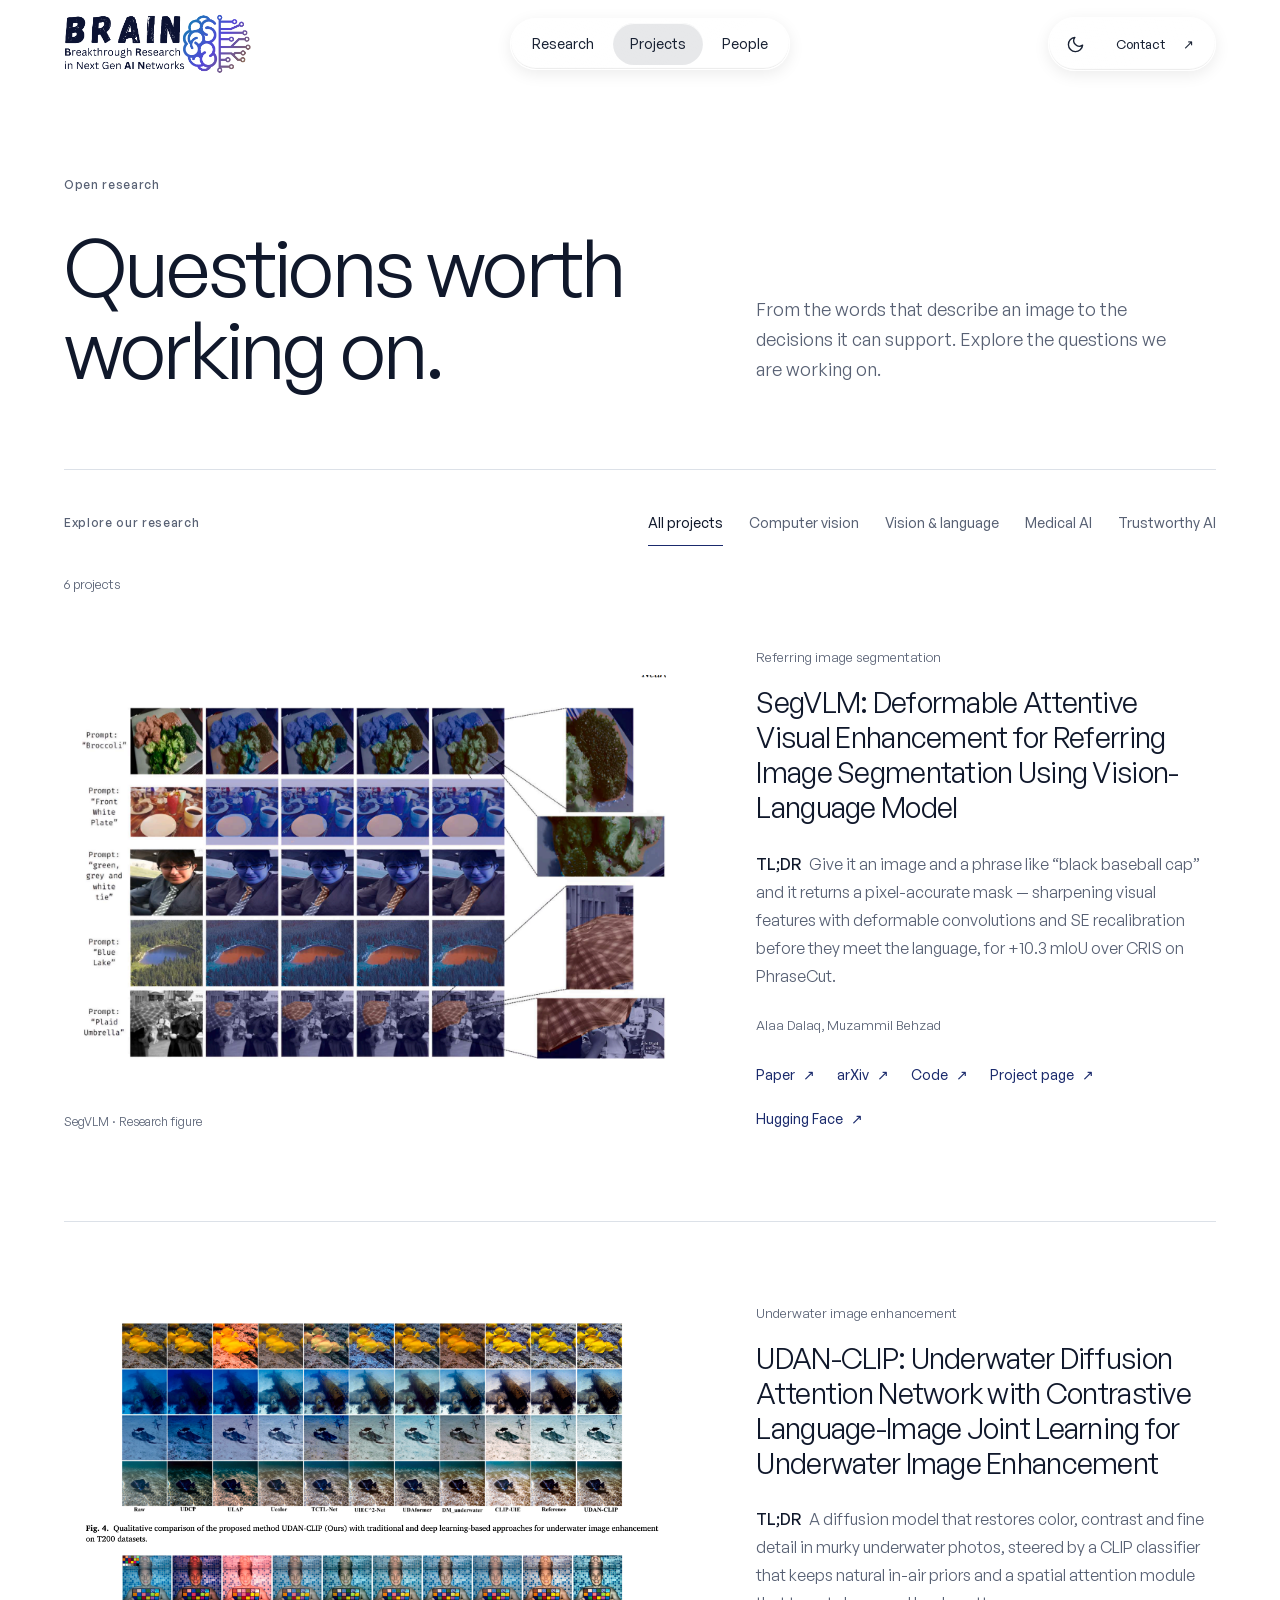
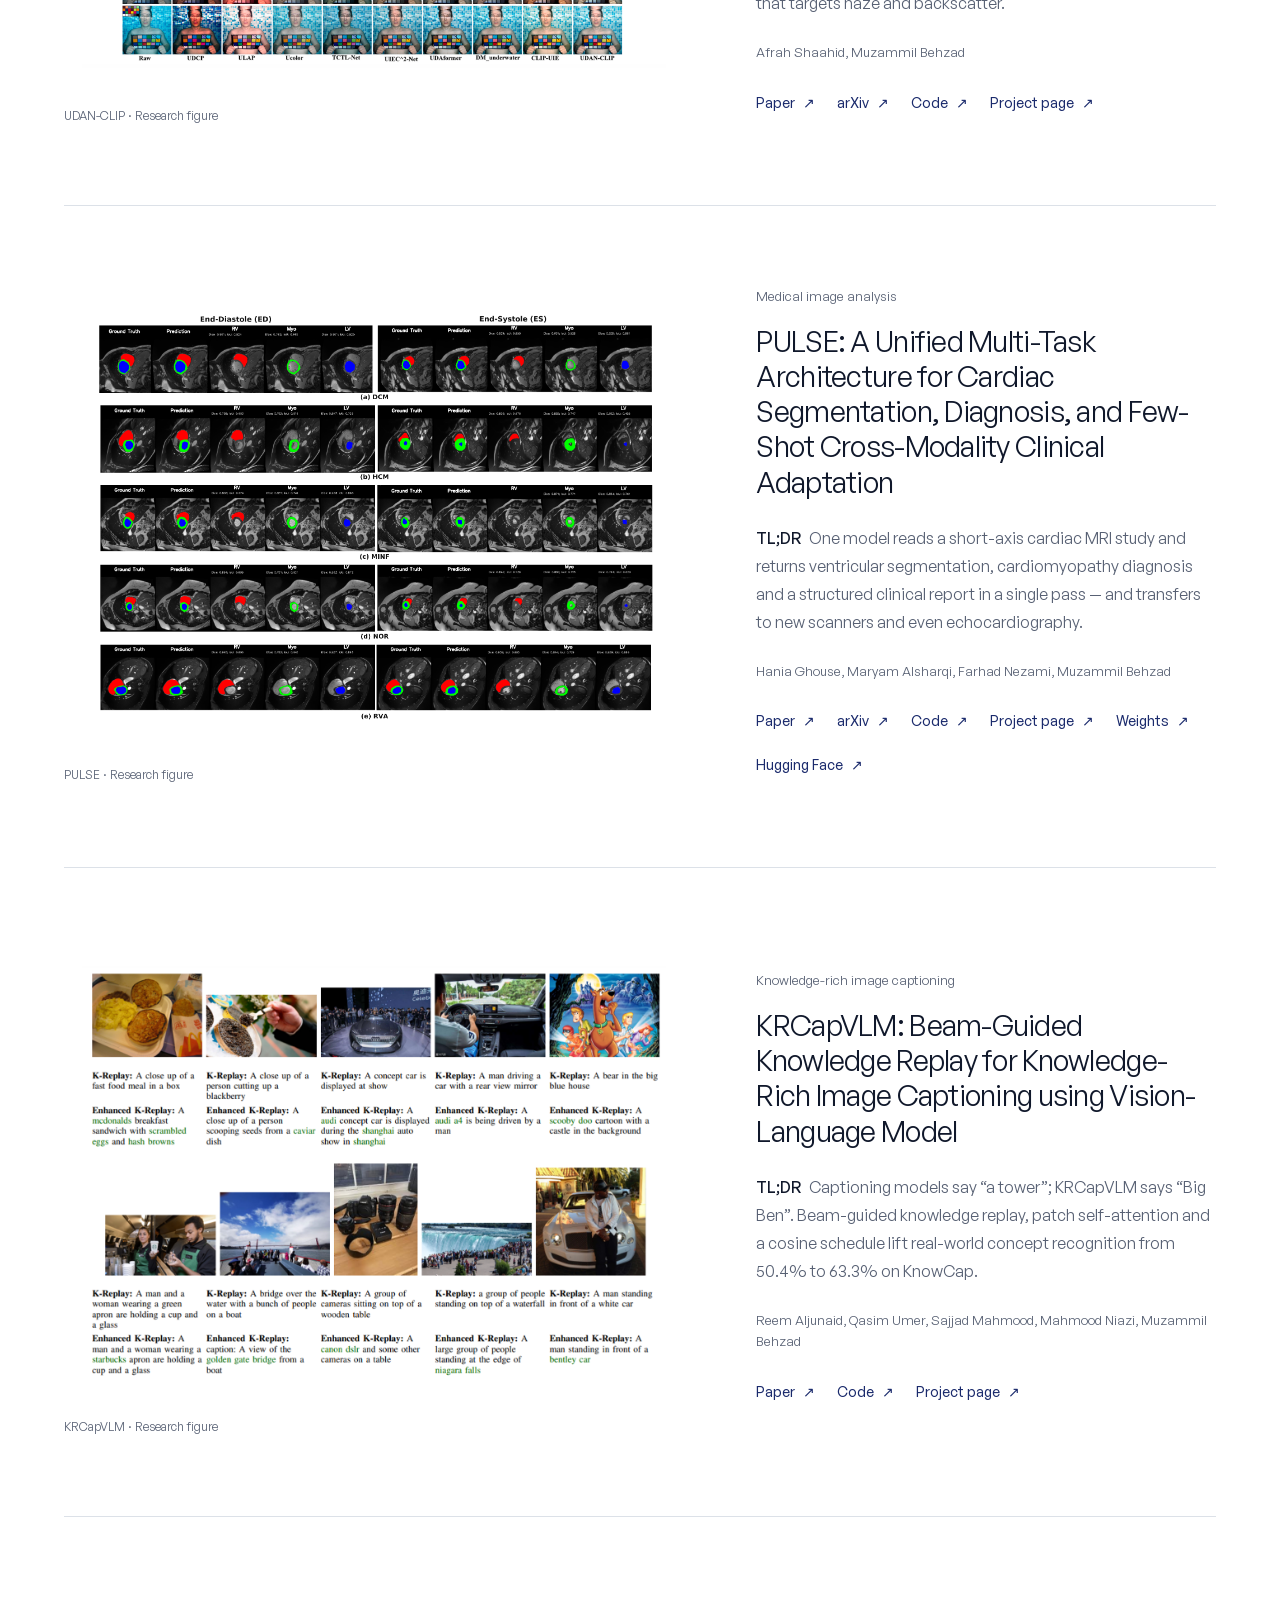
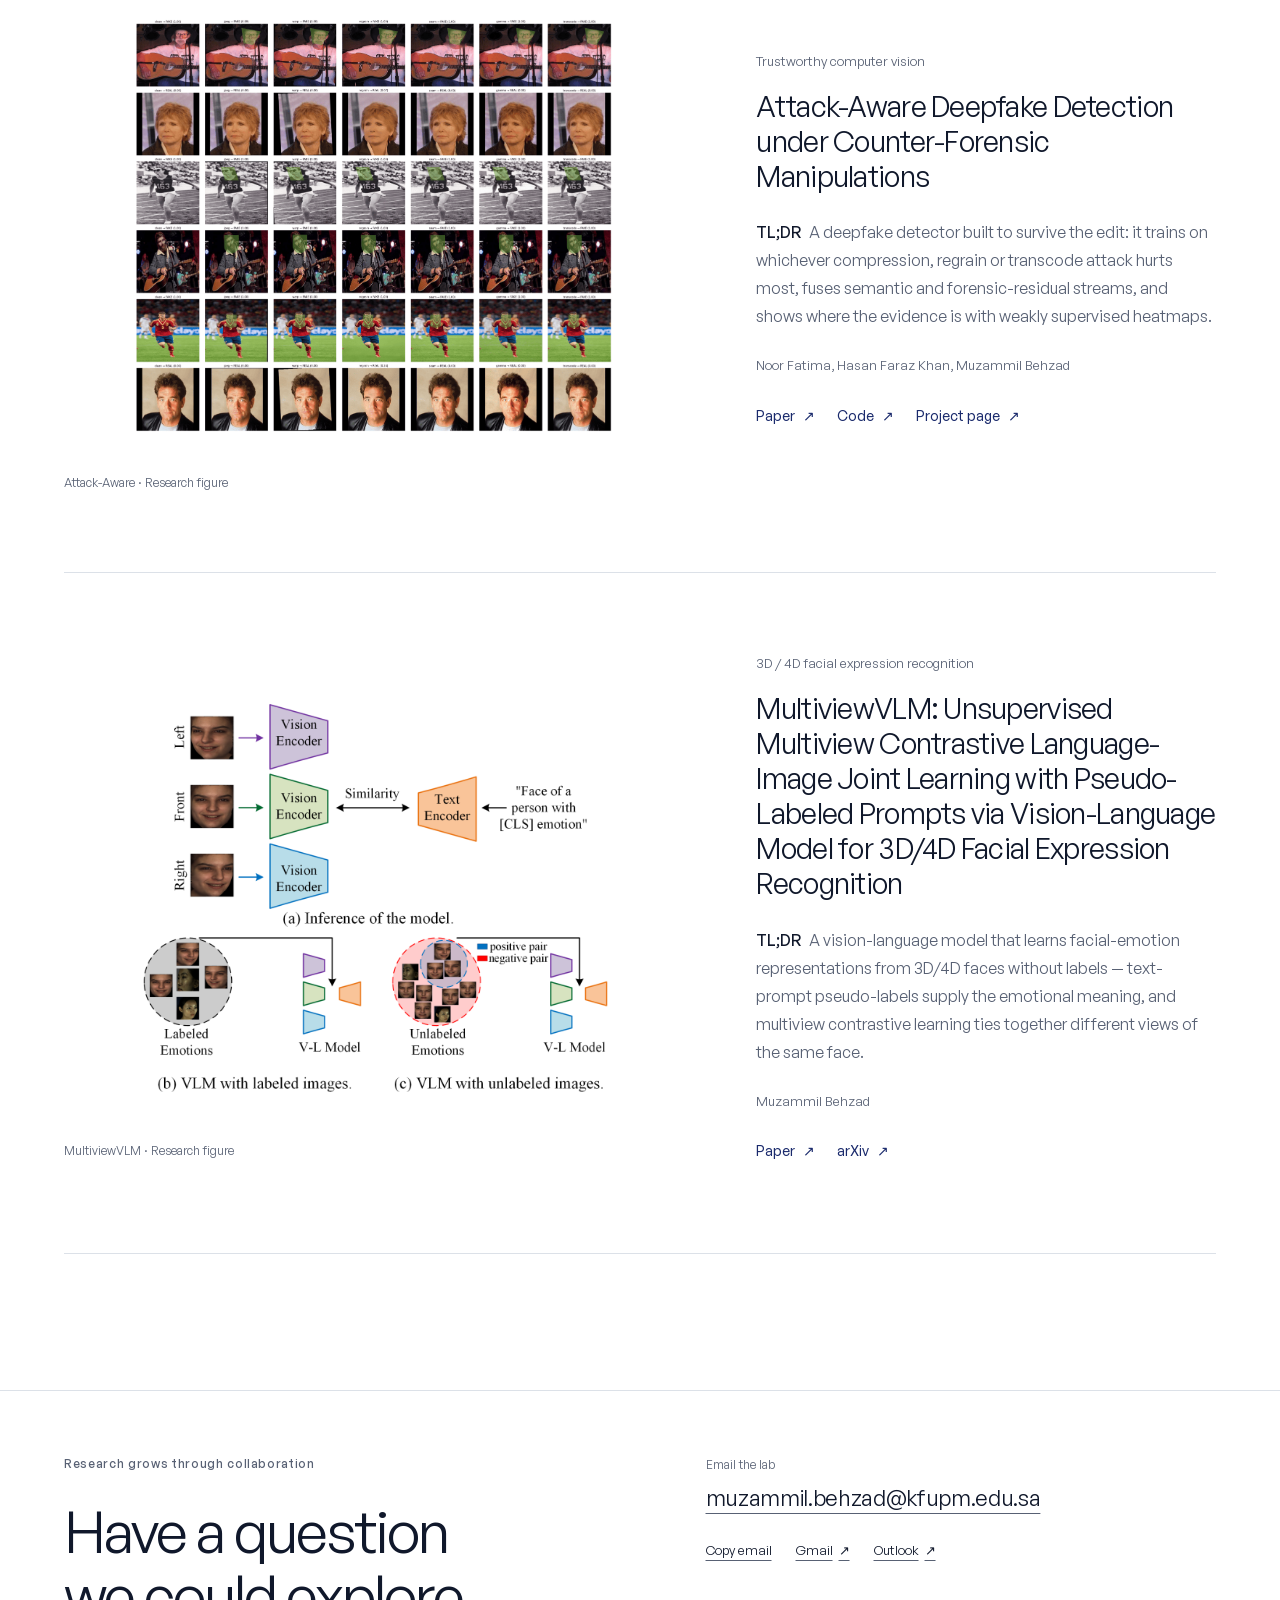
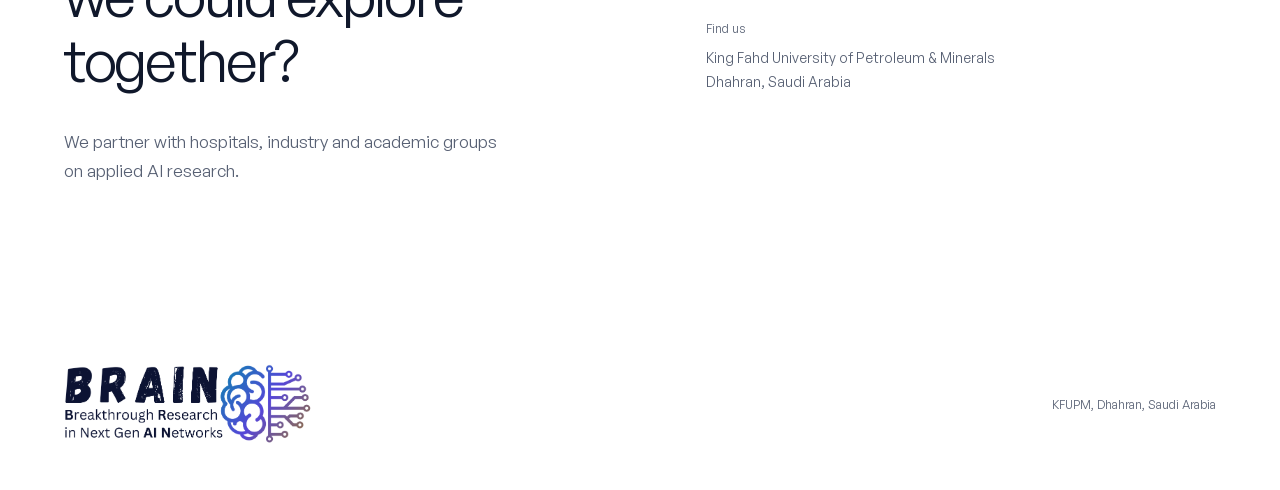
<file: designs/cortex/projects.html>
<!doctype html>
<html lang="en">
<head>
  <meta charset="utf-8">
  <meta name="viewport" content="width=device-width, initial-scale=1">
  <meta name="robots" content="noindex, nofollow">
  <meta name="description" content="Six research projects from BRAIN Lab, exploring vision, language, healthcare, and trustworthy AI.">
  <title>Projects · BRAIN Lab</title>
  <link rel="icon" href="../../images/logo/favicon-64.png">
  <link rel="preload" href="assets/fonts/general-sans-variable.woff2" as="font" type="font/woff2" crossorigin>
  <link rel="stylesheet" href="style.css?v=iphone-edge-1">
  <link rel="stylesheet" href="pages.css?v=project-copy-1">
  <script src="script.js?v=glass-icons-1"></script>
  <script src="pages.js" defer></script>
  <script src="contact.js?v=1" defer></script>
</head>
<body class="study-page">
  <a class="skip-link" href="#main">Skip to content</a>
  <header class="site-header">
  <div class="header-blur" aria-hidden="true"><span></span><span></span><span></span><span></span><span></span><span></span></div>
    <nav class="container nav" aria-label="Main navigation">
<a class="brand" href="index.html" aria-label="BRAIN Lab home">
        <img class="logo-light" src="../../images/logo/brainlab-logo-on-light.png" alt="" width="1417" height="458">
        <img class="logo-dark" src="../../images/logo/brainlab-logo-on-dark.png" alt="" width="1417" height="458">
      </a>
      <div class="nav-links">
        <a href="index.html#research">Research</a>
        <a href="projects.html" aria-current="page">Projects</a>
        <a href="members.html">People</a>
      </div>
      <div class="nav-actions"><button class="theme-toggle" type="button" data-theme-toggle aria-label="Switch to dark mode" hidden><svg class="theme-sun" aria-hidden="true" focusable="false" viewBox="0 0 24 24" fill="none" stroke="currentColor" stroke-width="1.7" stroke-linecap="round" stroke-linejoin="round"><circle cx="12" cy="12" r="4"/><path d="M12 2v2m0 16v2M2 12h2m16 0h2M4.93 4.93l1.42 1.42m11.3 11.3 1.42 1.42M4.93 19.07l1.42-1.42m11.3-11.3 1.42-1.42"/></svg><svg class="theme-moon" aria-hidden="true" focusable="false" viewBox="0 0 24 24" fill="none" stroke="currentColor" stroke-width="1.7" stroke-linecap="round" stroke-linejoin="round"><path d="M21 12.79A9 9 0 1 1 11.21 3 7 7 0 0 0 21 12.79Z"/></svg></button><a class="nav-contact" href="#join">Contact <span aria-hidden="true">↗</span></a></div>
    </nav>
  </header>
  <main id="main">
    <section class="container page-intro projects-intro">
      <p class="eyebrow">Open research</p>
      <h1>Questions worth<br><span class="soft-title">working on.</span></h1>
      <p class="lead">From the words that describe an image to the decisions it can support. Explore the questions we are working on.</p>
    </section>
    <section class="container projects-study" aria-label="Research projects" data-filter-scope data-noun="projects">
      <div class="method-explorer">
        <p class="eyebrow">Explore our research</p>
        <div class="method-path" role="group" aria-label="Filter projects by research area">
          <button type="button" data-filter="all" aria-pressed="true">All projects</button>
          <button type="button" data-filter="vision" aria-pressed="false">Computer vision</button>
          <button type="button" data-filter="vlm" aria-pressed="false">Vision &amp; language</button>
          <button type="button" data-filter="medical" aria-pressed="false">Medical AI</button>
          <button type="button" data-filter="trust" aria-pressed="false">Trustworthy AI</button>
        </div>
      </div>
      <p class="filter-status projects-status" role="status" aria-live="polite" data-filter-status>6 projects</p>
      <div class="project-list">
        <article class="research-project" id="segvlm" data-cat="vlm vision">
          <div class="project-figure"><a href="../../images/projects/SegVLM.png" aria-label="Open SegVLM research figure at full size"><img src="../../images/projects/SegVLM.png" alt="SegVLM image segmentation examples" loading="lazy"></a><span class="figure-caption">SegVLM · Research figure</span></div>
          <div class="research-copy">
            <p class="project-area">Referring image segmentation</p><h2>SegVLM: Deformable Attentive Visual Enhancement for Referring Image Segmentation Using Vision-Language Model</h2><p class="project-description"><span class="tldr-label">TL;DR</span> Give it an image and a phrase like “black baseball cap” and it returns a pixel-accurate mask — sharpening visual features with deformable convolutions and SE recalibration before they meet the language, for +10.3 mIoU over CRIS on PhraseCut.</p>
            <p class="project-authors">Alaa Dalaq, Muzammil Behzad</p>
            <div class="project-links"><a class="text-link" href="https://doi.org/10.1016/j.neunet.2026.109721">Paper <span aria-hidden="true">↗</span></a><a class="text-link" href="https://arxiv.org/abs/2505.19242">arXiv <span aria-hidden="true">↗</span></a><a class="text-link" href="https://github.com/BRAIN-Lab-AI/SegVLM">Code <span aria-hidden="true">↗</span></a><a class="text-link" href="https://brain-lab-ai.github.io/SegVLM/">Project page <span aria-hidden="true">↗</span></a><a class="text-link" href="https://huggingface.co/papers/2505.19242">Hugging Face <span aria-hidden="true">↗</span></a></div>
          </div>
        </article>
        <article class="research-project" id="udan-clip" data-cat="vlm vision">
          <div class="project-figure"><a href="../../images/projects/UDAN-CLIP.png" aria-label="Open UDAN-CLIP research figure at full size"><img src="../../images/projects/UDAN-CLIP.png" alt="UDAN-CLIP: UDAN-CLIP pipeline" loading="lazy"></a><span class="figure-caption">UDAN-CLIP · Research figure</span></div>
          <div class="research-copy">
            <p class="project-area">Underwater image enhancement</p><h2>UDAN-CLIP: Underwater Diffusion Attention Network with Contrastive Language-Image Joint Learning for Underwater Image Enhancement</h2><p class="project-description"><span class="tldr-label">TL;DR</span> A diffusion model that restores color, contrast and fine detail in murky underwater photos, steered by a CLIP classifier that keeps natural in-air priors and a spatial attention module that targets haze and backscatter.</p>
            <p class="project-authors">Afrah Shaahid, Muzammil Behzad</p>
            <div class="project-links"><a class="text-link" href="https://www.sciencedirect.com/science/article/abs/pii/S003132032600539X">Paper <span aria-hidden="true">↗</span></a><a class="text-link" href="https://arxiv.org/abs/2505.19895">arXiv <span aria-hidden="true">↗</span></a><a class="text-link" href="https://github.com/BRAIN-Lab-AI/UDAN-CLIP">Code <span aria-hidden="true">↗</span></a><a class="text-link" href="https://brain-lab-ai.github.io/UDAN-CLIP/">Project page <span aria-hidden="true">↗</span></a></div>
          </div>
        </article>
        <article class="research-project" id="pulse" data-cat="medical vision">
          <div class="project-figure"><a href="../../images/projects/PULSE.png" aria-label="Open PULSE research figure at full size"><img src="../../images/projects/PULSE.png" alt="PULSE cardiac segmentation results" loading="lazy"></a><span class="figure-caption">PULSE · Research figure</span></div>
          <div class="research-copy">
            <p class="project-area">Medical image analysis</p><h2>PULSE: A Unified Multi-Task Architecture for Cardiac Segmentation, Diagnosis, and Few-Shot Cross-Modality Clinical Adaptation</h2><p class="project-description"><span class="tldr-label">TL;DR</span> One model reads a short-axis cardiac MRI study and returns ventricular segmentation, cardiomyopathy diagnosis and a structured clinical report in a single pass — and transfers to new scanners and even echocardiography.</p>
            <p class="project-authors">Hania Ghouse, Maryam Alsharqi, Farhad Nezami, Muzammil Behzad</p>
            <div class="project-links"><a class="text-link" href="https://ieeexplore.ieee.org/document/11660344">Paper <span aria-hidden="true">↗</span></a><a class="text-link" href="https://doi.org/10.48550/arXiv.2512.03848">arXiv <span aria-hidden="true">↗</span></a><a class="text-link" href="https://github.com/BRAIN-Lab-AI/PULSE">Code <span aria-hidden="true">↗</span></a><a class="text-link" href="https://brain-lab-ai.github.io/PULSE/">Project page <span aria-hidden="true">↗</span></a><a class="text-link" href="https://github.com/BRAIN-Lab-AI/PULSE/releases/tag/v1.0">Weights <span aria-hidden="true">↗</span></a><a class="text-link" href="https://huggingface.co/hg-0403/PULSE">Hugging Face <span aria-hidden="true">↗</span></a></div>
          </div>
        </article>
        <article class="research-project" id="krcapvlm" data-cat="vlm">
          <div class="project-figure"><a href="../../images/projects/KRCapVLM.png" aria-label="Open KRCapVLM research figure at full size"><img src="../../images/projects/KRCapVLM.png" alt="KRCapVLM: KRCapVLM framework" loading="lazy"></a><span class="figure-caption">KRCapVLM · Research figure</span></div>
          <div class="research-copy">
            <p class="project-area">Knowledge-rich image captioning</p><h2>KRCapVLM: Beam-Guided Knowledge Replay for Knowledge-Rich Image Captioning using Vision-Language Model</h2><p class="project-description"><span class="tldr-label">TL;DR</span> Captioning models say “a tower”; KRCapVLM says “Big Ben”. Beam-guided knowledge replay, patch self-attention and a cosine schedule lift real-world concept recognition from 50.4% to 63.3% on KnowCap.</p>
            <p class="project-authors">Reem Aljunaid, Qasim Umer, Sajjad Mahmood, Mahmood Niazi, Muzammil Behzad</p>
            <div class="project-links"><a class="text-link" href="https://www.sciencedirect.com/science/article/pii/S0031320326005340">Paper <span aria-hidden="true">↗</span></a><a class="text-link" href="https://github.com/BRAIN-Lab-AI/KRCapVLM">Code <span aria-hidden="true">↗</span></a><a class="text-link" href="https://brain-lab-ai.github.io/KRCapVLM/">Project page <span aria-hidden="true">↗</span></a></div>
          </div>
        </article>
        <article class="research-project" id="deepfake" data-cat="trust vision">
          <div class="project-figure"><a href="../../images/projects/AttackAware.png" aria-label="Open Attack-Aware research figure at full size"><img src="../../images/projects/AttackAware.png" alt="Attack-Aware: dual-stream architecture" loading="lazy"></a><span class="figure-caption">Attack-Aware · Research figure</span></div>
          <div class="research-copy">
            <p class="project-area">Trustworthy computer vision</p><h2>Attack-Aware Deepfake Detection under Counter-Forensic Manipulations</h2><p class="project-description"><span class="tldr-label">TL;DR</span> A deepfake detector built to survive the edit: it trains on whichever compression, regrain or transcode attack hurts most, fuses semantic and forensic-residual streams, and shows where the evidence is with weakly supervised heatmaps.</p>
            <p class="project-authors">Noor Fatima, Hasan Faraz Khan, Muzammil Behzad</p>
            <div class="project-links"><a class="text-link" href="https://ieeexplore.ieee.org/abstract/document/11695139/">Paper <span aria-hidden="true">↗</span></a><a class="text-link" href="https://github.com/BRAIN-Lab-AI/Attack-Aware-Deepfake-Detection">Code <span aria-hidden="true">↗</span></a><a class="text-link" href="https://brain-lab-ai.github.io/Attack-Aware-Deepfake-Detection/">Project page <span aria-hidden="true">↗</span></a></div>
          </div>
        </article>
        <article class="research-project" id="multiviewvlm" data-cat="vlm vision">
          <div class="project-figure"><a href="../../images/projects/MultiviewVLM.png" aria-label="Open MultiviewVLM research figure at full size"><img src="../../images/projects/MultiviewVLM.png" alt="MultiviewVLM: MultiviewVLM framework" loading="lazy"></a><span class="figure-caption">MultiviewVLM · Research figure</span></div>
          <div class="research-copy">
            <p class="project-area">3D / 4D facial expression recognition</p><h2>MultiviewVLM: Unsupervised Multiview Contrastive Language-Image Joint Learning with Pseudo-Labeled Prompts via Vision-Language Model for 3D/4D Facial Expression Recognition</h2><p class="project-description"><span class="tldr-label">TL;DR</span> A vision-language model that learns facial-emotion representations from 3D/4D faces without labels — text-prompt pseudo-labels supply the emotional meaning, and multiview contrastive learning ties together different views of the same face.</p>
            <p class="project-authors">Muzammil Behzad</p>
            <div class="project-links"><a class="text-link" href="https://ieeexplore.ieee.org/abstract/document/11447443">Paper <span aria-hidden="true">↗</span></a><a class="text-link" href="https://arxiv.org/abs/2505.09336">arXiv <span aria-hidden="true">↗</span></a></div>
          </div>
        </article>
      </div>
      <p class="empty-state" data-empty hidden>No projects match this research area. Choose another area or show all projects.</p>
    </section>
    <section class="container study-invitation" id="join" aria-labelledby="join-title">
      <div class="contact-intro"><p class="eyebrow">Research grows through collaboration</p><h2 id="join-title">Have a question<br>we could explore together?</h2><p class="lead">We partner with hospitals, industry and academic groups on applied AI research.</p></div>
      <div class="contact-details" data-contact-details>
          <p class="contact-label">Email the lab</p>
          <a class="contact-email" href="mailto:muzammil.behzad@kfupm.edu.sa?subject=Research%20collaboration%20with%20BRAIN%20Lab">muzammil.behzad@kfupm.edu.sa</a>
          <div class="contact-actions" aria-label="Email options">
            <button type="button" data-copy-email hidden>Copy email</button>
            <a href="https://mail.google.com/mail/?view=cm&amp;fs=1&amp;to=muzammil.behzad%40kfupm.edu.sa&amp;su=Research+collaboration+with+BRAIN+Lab" target="_blank" rel="noopener">Gmail <span aria-hidden="true">↗</span></a>
            <a href="https://outlook.office.com/mail/deeplink/compose?to=muzammil.behzad%40kfupm.edu.sa&amp;subject=Research+collaboration+with+BRAIN+Lab" target="_blank" rel="noopener">Outlook <span aria-hidden="true">↗</span></a>
          </div>
          <p class="contact-status" data-copy-status role="status" aria-live="polite"></p>
          <p class="contact-label">Find us</p>
          <p class="contact-location">King Fahd University of Petroleum &amp; Minerals<br>Dhahran, Saudi Arabia</p>
        </div>
    </section>
  </main>
  <footer class="site-footer">
    <div class="container study-footer-inner">
      <a class="footer-logo" href="index.html" aria-label="BRAIN Lab home"><img class="logo-light" src="../../images/logo/brainlab-logo-on-light.png" alt="BRAIN Lab, Breakthrough Research in Next Gen AI Networks" width="248" height="80" loading="lazy"><img class="logo-dark" src="../../images/logo/brainlab-logo-on-dark.png" alt="BRAIN Lab, Breakthrough Research in Next Gen AI Networks" width="248" height="80" loading="lazy"></a>
      <p>KFUPM, Dhahran, Saudi Arabia</p>
    </div>
  </footer>
</body>
</html>
</file>
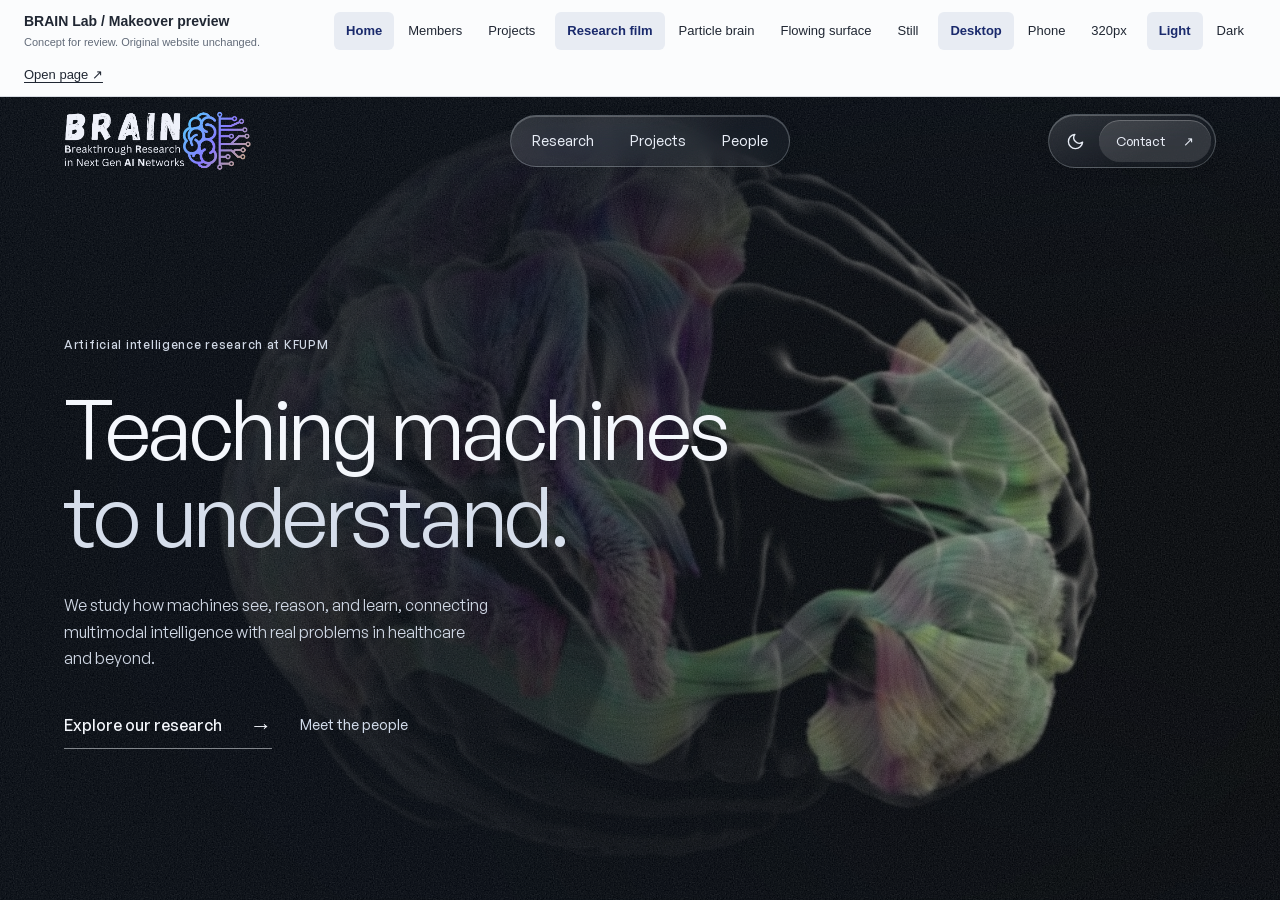
<file: designs/cortex/review.html>
<!doctype html>
<html lang="en"><head><meta charset="utf-8"><meta name="viewport" content="width=device-width,initial-scale=1"><meta name="robots" content="noindex"><title>BRAIN Lab | Makeover preview</title>
<style>
*{box-sizing:border-box}html,body{height:100%;margin:0}body{font:13px/1.4 -apple-system,BlinkMacSystemFont,"Segoe UI",sans-serif;background:#e5e8ee;color:#202733;display:flex;flex-direction:column}header{display:flex;align-items:center;justify-content:space-between;gap:16px;padding:12px 24px;background:#fbfcfd;border-bottom:1px solid #d8dce3;flex-wrap:wrap}header strong{font-weight:650;font-size:14px}header small{display:block;font-size:11px;color:#626b79;margin-top:3px}.controls{display:flex;gap:8px;align-items:center;flex-wrap:wrap}fieldset{border:0;padding:0;margin:0;display:flex;gap:2px}legend{position:absolute;width:1px;height:1px;overflow:hidden;clip-path:inset(50%)}button,a{font:inherit;color:inherit}button{border:0;background:transparent;cursor:pointer;padding:9px 12px;min-height:38px;border-radius:6px}button[aria-pressed="true"]{background:#e8ecf3;color:#1a2a6c;font-weight:600}button:hover{background:#eef0f4}button:focus-visible,a:focus-visible{outline:2px solid #1a2a6c;outline-offset:3px}a{text-underline-offset:3px}main{flex:1;min-height:0;display:flex;justify-content:center;padding:0;overflow:hidden}iframe{display:block;border:0;width:100%;height:100%;background:#f7f8fa}main[data-size="phone"]{padding:20px}main[data-size="phone"] iframe{max-width:390px;border-radius:20px;box-shadow:0 0 0 5px #303745}main[data-size="small"]{padding:20px}main[data-size="small"] iframe{max-width:320px;border-radius:20px;box-shadow:0 0 0 5px #303745}@media(max-width:700px){header{padding:10px 14px;gap:10px}.controls{gap:5px}button{font-size:12px;padding:8px}header>a{font-size:12px}main[data-size="phone"],main[data-size="small"]{padding:10px}}
</style></head><body>
<header><div><strong>BRAIN Lab / Makeover preview</strong><small>Concept for review. Original website unchanged.</small></div><div class="controls"><fieldset data-control="page"><legend>Page</legend><button type="button" data-value="index" aria-pressed="true">Home</button><button type="button" data-value="members" aria-pressed="false">Members</button><button type="button" data-value="projects" aria-pressed="false">Projects</button></fieldset><fieldset data-control="motion"><legend>Hero motion</legend><button type="button" data-value="film" aria-pressed="false">Research film</button><button type="button" data-value="brain" aria-pressed="true">Particle brain</button><button type="button" data-value="surface" aria-pressed="false">Flowing surface</button><button type="button" data-value="still" aria-pressed="false">Still</button></fieldset><fieldset data-control="size"><legend>Preview size</legend><button type="button" data-value="desktop" aria-pressed="true">Desktop</button><button type="button" data-value="phone" aria-pressed="false">Phone</button><button type="button" data-value="small" aria-pressed="false">320px</button></fieldset><fieldset data-control="appearance"><legend>Appearance</legend><button type="button" data-value="light" aria-pressed="true">Light</button><button type="button" data-value="dark" aria-pressed="false">Dark</button></fieldset></div><a id="open-page" href="index.html?appearance=light" target="_blank" rel="noopener">Open page ↗</a></header>
<main data-size="desktop"><iframe title="BRAIN Lab design preview" src="about:blank"></iframe></main>
<script>
const initialMotion=new URLSearchParams(location.search).get('motion');
const state={page:'index',size:'desktop',appearance:'light',motion:['film','brain','surface','still'].includes(initialMotion)?initialMotion:'film'};
function pageSource(){return state.page+'.html?appearance='+state.appearance+'&motion='+state.motion;}
document.querySelector('iframe').src=pageSource();
document.querySelector('#open-page').href=pageSource();
document.querySelectorAll('[data-control="motion"] button').forEach(button=>button.setAttribute('aria-pressed',String(button.dataset.value===state.motion)));
document.querySelectorAll('fieldset').forEach(group=>group.addEventListener('click',event=>{
  const button=event.target.closest('button');if(!button)return;
  state[group.dataset.control]=button.dataset.value;
  if(group.dataset.control==='motion')state.page='index';
  group.querySelectorAll('button').forEach(item=>item.setAttribute('aria-pressed',String(item===button)));
  document.querySelector('main').dataset.size=state.size;
  if(group.dataset.control!=='size'){
    const source=pageSource();
    document.querySelector('iframe').src=source;
    document.querySelector('#open-page').href=source;
  }
}));
// Keep the review controls accurate when visitors follow links inside the preview.
document.querySelector('iframe').addEventListener('load',event=>{
  const frameDocument=event.target.contentDocument;
  if(!frameDocument)return;
  const framePath=new URL(frameDocument.URL).pathname;
  const studyPath=location.pathname.slice(0,location.pathname.lastIndexOf('/')+1);
  if(!framePath.startsWith(studyPath))return;
  const current=framePath.split('/').pop().replace('.html','');
  if(!['index','members','projects'].includes(current))return;
  state.page=current;
  document.querySelectorAll('[data-control="page"] button').forEach(button=>button.setAttribute('aria-pressed',String(button.dataset.value===current)));
  document.querySelector('#open-page').href=pageSource();
});
</script></body></html>
</file>
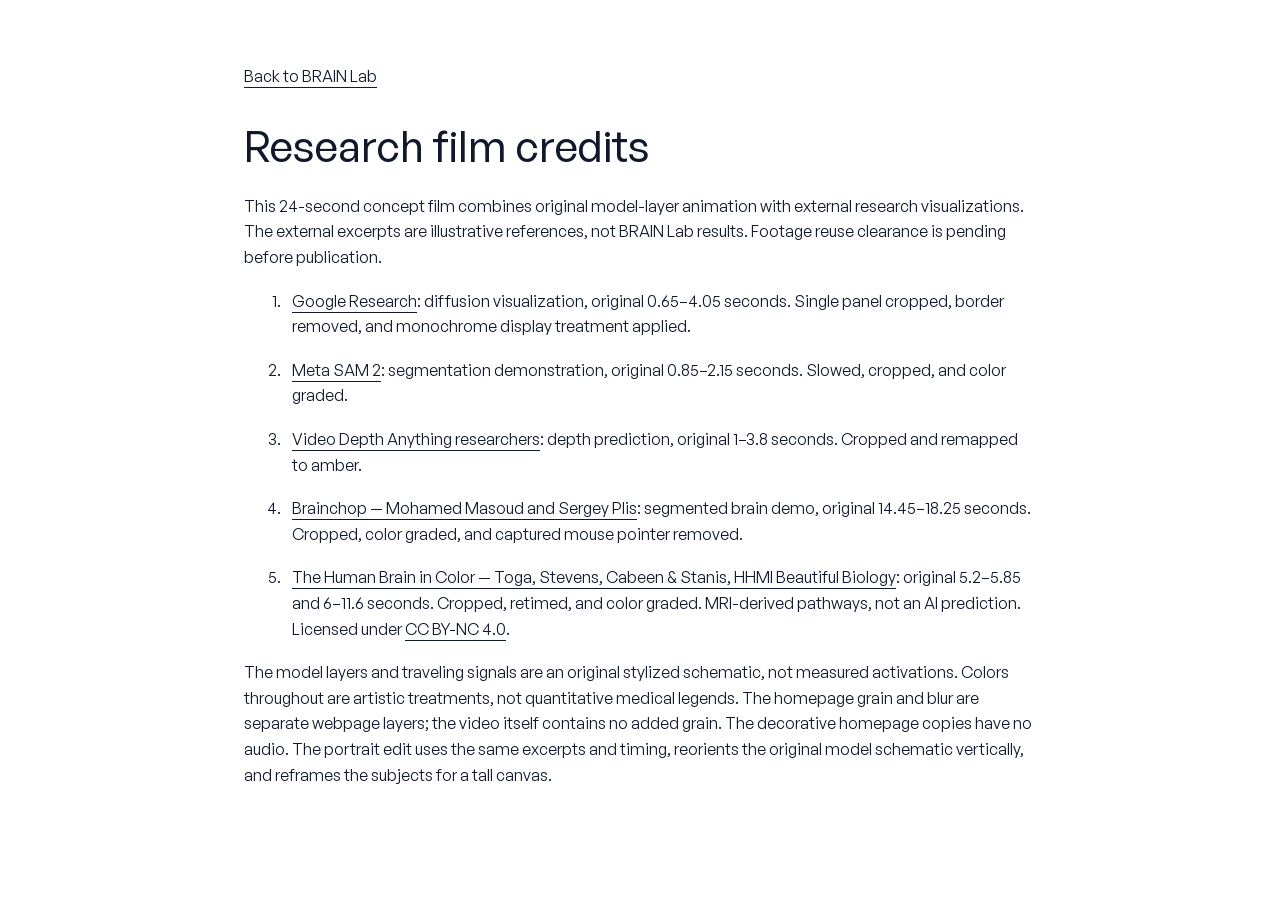
<file: designs/cortex/assets/montage/credits.html>
<!doctype html>
<html lang="en"><head><meta charset="utf-8"><meta name="viewport" content="width=device-width,initial-scale=1"><meta name="robots" content="noindex"><title>Research film credits · BRAIN Lab</title><link rel="stylesheet" href="../../style.css?v=glass-header-1"><script src="../../script.js?v=glass-header-1"></script><style>main{padding-block:64px;max-width:920px!important}h1{font-size:42px;line-height:1.15;margin:32px 0 24px}p,li{margin-block:18px}a{text-decoration:underline}li{padding-left:8px}</style></head><body><main class="container">
<a href="../../index.html">Back to BRAIN Lab</a><h1>Research film credits</h1>
<p>This 24-second concept film combines original model-layer animation with external research visualizations. The external excerpts are illustrative references, not BRAIN Lab results. Footage reuse clearance is pending before publication.</p>
<ol>
<li><a href="https://research.google/blog/towards-demystifying-the-creativity-of-diffusion-models/">Google Research</a>: diffusion visualization, original 0.65–4.05 seconds. Single panel cropped, border removed, and monochrome display treatment applied.</li>
<li><a href="https://sam2.metademolab.com/">Meta SAM 2</a>: segmentation demonstration, original 0.85–2.15 seconds. Slowed, cropped, and color graded.</li>
<li><a href="https://videodepthanything.github.io/">Video Depth Anything researchers</a>: depth prediction, original 1–3.8 seconds. Cropped and remapped to amber.</li>
<li><a href="https://github.com/neuroneural/brainchop#live-demo">Brainchop — Mohamed Masoud and Sergey Plis</a>: segmented brain demo, original 14.45–18.25 seconds. Cropped, color graded, and captured mouse pointer removed.</li>
<li><a href="https://www.beautifulbiology.org/media-detail/human-brain-color">The Human Brain in Color — Toga, Stevens, Cabeen &amp; Stanis, HHMI Beautiful Biology</a>: original 5.2–5.85 and 6–11.6 seconds. Cropped, retimed, and color graded. MRI-derived pathways, not an AI prediction. Licensed under <a href="https://creativecommons.org/licenses/by-nc/4.0/">CC BY-NC 4.0</a>.</li>
</ol>
<p>The model layers and traveling signals are an original stylized schematic, not measured activations. Colors throughout are artistic treatments, not quantitative medical legends. The homepage grain and blur are separate webpage layers; the video itself contains no added grain. The decorative homepage copies have no audio. The portrait edit uses the same excerpts and timing, reorients the original model schematic vertically, and reframes the subjects for a tall canvas.</p>
</main></body></html>
</file>
<file: assets/css/style.css>
/* ==========================================================================
   BRAIN Lab — Breakthrough Research in Next Gen AI Networks
   Shared stylesheet for index.html, members.html, projects.html
   ========================================================================== */

/* ---------- Design tokens ---------- */
:root {
  --navy: #1a2a6c;
  --gold: #d9b45f;
  --cyan: #4fd8ff;
  --violet: #8b7bff;
  --green: #5ee69a;
  --rose: #ff7a9a;
  --grad: linear-gradient(115deg, var(--cyan) 0%, var(--violet) 50%, var(--gold) 100%);

  --radius: 18px;
  --radius-sm: 10px;
  --maxw: 1260px;
  --gutter: clamp(16px, 4vw, 32px);
  --header-h: 68px;

  --font: "Inter", system-ui, -apple-system, "Segoe UI", Roboto, Helvetica, Arial, sans-serif;
  --font-display: "Space Grotesk", var(--font);
  --font-mono: "JetBrains Mono", ui-monospace, SFMono-Regular, Consolas, "Courier New", monospace;
  --ease: cubic-bezier(.2, .8, .2, 1);

  /* dark (default) */
  --bg: #05070f;
  --bg-2: #0a0f1f;
  --surface: #0c1224;
  --surface-2: #121a33;
  --border: rgba(148, 163, 209, .14);
  --border-strong: rgba(148, 163, 209, .3);
  --text: #e9edf8;
  --muted: #9aa4be;
  --faint: #636e8a;
  --code-bg: #080c1a;
  --code-text: #9ef0b4;
  --shadow: 0 24px 60px -24px rgba(0, 0, 0, .7);
  --grid-line: rgba(148, 163, 209, .055);
  --header-bg: rgba(5, 7, 15, .72);
  --logo-filter: invert(1) hue-rotate(180deg);
  --logo-blend: screen;
  color-scheme: dark;
}

:root[data-theme="light"] {
  --cyan: #0a87b0;
  --violet: #5646d8;
  --gold: #a07a26;
  --green: #138a4c;
  --rose: #c92f58;
  --bg: #f6f7fb;
  --bg-2: #eceff8;
  --surface: #ffffff;
  --surface-2: #f2f4fa;
  --border: rgba(26, 42, 108, .12);
  --border-strong: rgba(26, 42, 108, .26);
  --text: #0c1333;
  --muted: #4b5677;
  --faint: #8790ab;
  --code-bg: #0f1530;
  --code-text: #a6f0b8;
  --shadow: 0 24px 50px -28px rgba(26, 42, 108, .4);
  --grid-line: rgba(26, 42, 108, .05);
  --header-bg: rgba(246, 247, 251, .8);
  --logo-filter: none;
  --logo-blend: multiply;
  color-scheme: light;
}

/* ---------- Cross-page transitions (Chrome/Edge; ignored elsewhere) ---------- */
@view-transition { navigation: auto; }
.site-header { view-transition-name: site-header; }
::view-transition-old(root) { animation: vt-out .22s var(--ease) both; }
::view-transition-new(root) { animation: vt-in .32s var(--ease) both; }
@keyframes vt-out { to { opacity: 0; transform: translateY(-6px); } }
@keyframes vt-in { from { opacity: 0; transform: translateY(10px); } }

/* ---------- Base ---------- */
*, *::before, *::after { box-sizing: border-box; }
html { scroll-behavior: smooth; -webkit-text-size-adjust: 100%; scroll-padding-top: calc(var(--header-h) + 16px); }
body {
  margin: 0;
  font-family: var(--font);
  font-size: 16px;
  line-height: 1.65;
  color: var(--text);
  background-color: var(--bg);
  background-image:
    radial-gradient(1200px 600px at 85% -10%, color-mix(in srgb, var(--violet) 14%, transparent), transparent 60%),
    radial-gradient(900px 500px at -10% 10%, color-mix(in srgb, var(--cyan) 10%, transparent), transparent 60%),
    linear-gradient(var(--grid-line) 1px, transparent 1px),
    linear-gradient(90deg, var(--grid-line) 1px, transparent 1px);
  background-size: auto, auto, 48px 48px, 48px 48px;
  background-attachment: fixed;
  -webkit-font-smoothing: antialiased;
  overflow-x: hidden;
  transition: background-color .4s var(--ease), color .4s var(--ease);
}
img { max-width: 100%; display: block; }
a { color: inherit; }
p { margin: 0 0 1em; }
h1, h2, h3, h4 { font-family: var(--font-display); line-height: 1.15; margin: 0; letter-spacing: -.02em; }
::selection { background: color-mix(in srgb, var(--cyan) 35%, transparent); }
:focus-visible { outline: 2px solid var(--cyan); outline-offset: 3px; border-radius: 6px; }

.container { width: 100%; max-width: var(--maxw); margin: 0 auto; padding: 0 var(--gutter); }
[hidden] { display: none !important; }
.sr-only { position: absolute; width: 1px; height: 1px; overflow: hidden; clip: rect(0 0 0 0); white-space: nowrap; }
.grad-text { background: var(--grad); -webkit-background-clip: text; background-clip: text; color: transparent; }
.mono { font-family: var(--font-mono); }
.skip-link { position: absolute; left: -999px; top: 8px; z-index: 2000; background: var(--surface); padding: 8px 14px; border-radius: 8px; }
.skip-link:focus { left: 8px; }

/* ---------- Header / Nav ---------- */
.site-header {
  position: sticky; top: 0; z-index: 1000;
  height: var(--header-h);
  background: var(--header-bg);
  backdrop-filter: saturate(160%) blur(16px);
  -webkit-backdrop-filter: saturate(160%) blur(16px);
  border-bottom: 1px solid var(--border);
  transition: box-shadow .3s var(--ease);
}
.site-header.is-scrolled { box-shadow: 0 10px 30px -18px rgba(0, 0, 0, .55); }
.site-header::after { /* thin animated gradient line */
  content: ""; position: absolute; left: 0; right: 0; bottom: -1px; height: 1px;
  background: var(--grad); opacity: .55; transform-origin: left;
  transform: scaleX(var(--progress, 0));
}
.nav { height: 100%; display: flex; align-items: center; justify-content: space-between; gap: 16px; }
.brand { display: flex; align-items: center; gap: 10px; text-decoration: none; font-family: var(--font-display); font-weight: 700; flex-shrink: 0; }
.brand__logo { height: 46px; width: auto; filter: var(--logo-filter); mix-blend-mode: var(--logo-blend); }
.brand__text { font-size: 1.15rem; letter-spacing: .02em; }
.brand__text b { background: var(--grad); -webkit-background-clip: text; background-clip: text; color: transparent; }

.nav__links { display: flex; align-items: center; gap: 4px; list-style: none; margin: 0; padding: 0; }
.nav__links a {
  position: relative; display: inline-flex; align-items: center; gap: 8px;
  padding: 9px 16px; border-radius: 999px;
  font-size: .92rem; font-weight: 600; color: var(--muted); text-decoration: none;
  transition: color .2s, background-color .2s;
}
.nav__links a .idx { font-family: var(--font-mono); font-size: .7rem; color: var(--faint); }
.nav__links a:hover { color: var(--text); background: color-mix(in srgb, var(--text) 6%, transparent); }
.nav__links a[aria-current="page"] { color: var(--text); background: color-mix(in srgb, var(--cyan) 12%, transparent); box-shadow: inset 0 0 0 1px color-mix(in srgb, var(--cyan) 35%, transparent); }
.nav__links a[aria-current="page"] .idx { color: var(--cyan); }

.nav__actions { display: flex; align-items: center; gap: 8px; }
.icon-btn {
  width: 40px; height: 40px; display: inline-grid; place-items: center;
  border-radius: 12px; border: 1px solid var(--border); background: var(--surface);
  color: var(--text); cursor: pointer; transition: border-color .2s, transform .2s;
}
.icon-btn:hover { border-color: var(--border-strong); transform: translateY(-1px); }
.icon-btn svg { width: 18px; height: 18px; }
.theme-toggle .sun { display: none; }
:root[data-theme="light"] .theme-toggle .sun { display: block; }
:root[data-theme="light"] .theme-toggle .moon { display: none; }
.menu-btn { display: none; }

@media (max-width: 760px) {
  .menu-btn { display: inline-grid; }
  .nav__links {
    position: fixed; top: var(--header-h); left: 0; right: 0;
    flex-direction: column; align-items: stretch; gap: 4px;
    padding: 14px var(--gutter) 22px;
    background: var(--bg); border-bottom: 1px solid var(--border);
    transform: translateY(-12px); opacity: 0; visibility: hidden;
    transition: all .28s var(--ease);
  }
  .nav__links.is-open { transform: none; opacity: 1; visibility: visible; }
  .nav__links a { padding: 14px 16px; border-radius: 12px; font-size: 1rem; }
  .brand__logo { height: 40px; }
}

/* ---------- Buttons & chips ---------- */
.btn {
  --b: var(--border-strong);
  display: inline-flex; align-items: center; gap: 10px;
  padding: 12px 20px; border-radius: 12px;
  font-weight: 600; font-size: .95rem; text-decoration: none; cursor: pointer;
  border: 1px solid var(--b); background: var(--surface); color: var(--text);
  transition: transform .2s var(--ease), box-shadow .2s, border-color .2s, background-color .2s;
}
.btn svg { width: 18px; height: 18px; transition: transform .2s var(--ease); }
.btn:hover { transform: translateY(-2px); border-color: var(--cyan); box-shadow: 0 10px 30px -14px color-mix(in srgb, var(--cyan) 70%, transparent); }
.btn:hover svg.arrow { transform: translateX(3px); }
.btn--primary { background: var(--grad); color: #060914; border-color: transparent; background-size: 160% 100%; transition: background-position .5s var(--ease), transform .2s var(--ease), box-shadow .2s; }
.btn--primary:hover { background-position: 100% 0; border-color: transparent; }
.btn--sm { padding: 8px 13px; font-size: .84rem; border-radius: 10px; gap: 7px; }
.btn--sm svg { width: 15px; height: 15px; }
.btn[aria-disabled="true"] { opacity: .45; pointer-events: none; }

.chips { display: flex; flex-wrap: wrap; gap: 8px; }
.chip {
  display: inline-flex; align-items: center; gap: 8px;
  padding: 7px 14px; border-radius: 999px; border: 1px solid var(--border);
  background: var(--surface); color: var(--muted);
  font: 600 .84rem/1 var(--font); cursor: pointer;
  transition: all .2s var(--ease);
}
.chip .n { font-family: var(--font-mono); font-size: .72rem; color: var(--faint); }
.chip:hover { color: var(--text); border-color: var(--border-strong); }
.chip.is-active { color: var(--bg); background: var(--text); border-color: var(--text); }
.chip.is-active .n { color: var(--bg); opacity: .7; }

.tag {
  display: inline-flex; align-items: center; gap: 6px;
  font: 500 .72rem/1 var(--font-mono); letter-spacing: .02em;
  padding: 5px 9px; border-radius: 6px;
  color: var(--muted); background: color-mix(in srgb, var(--text) 6%, transparent);
  border: 1px solid var(--border);
}
.dot { width: 7px; height: 7px; border-radius: 50%; background: var(--green); box-shadow: 0 0 0 3px color-mix(in srgb, var(--green) 25%, transparent); }

/* ---------- Section heads ---------- */
section { position: relative; }
.section { padding: clamp(64px, 9vw, 110px) 0; }
.section--tight { padding: clamp(40px, 6vw, 70px) 0; }
.eyebrow {
  display: inline-flex; align-items: center; gap: 10px;
  font: 500 .78rem/1 var(--font-mono); text-transform: uppercase; letter-spacing: .14em;
  color: var(--cyan); margin-bottom: 16px;
}
.eyebrow::before { content: ""; width: 26px; height: 1px; background: currentColor; }
.section-head { display: flex; flex-wrap: wrap; align-items: end; justify-content: space-between; gap: 20px 40px; margin-bottom: 40px; }
.section-head h2 { font-size: clamp(1.9rem, 3.6vw, 2.8rem); max-width: 18ch; }
.section-head p { color: var(--muted); max-width: 52ch; margin: 0; }

/* ---------- Reveal on scroll ---------- */
.reveal { opacity: 0; transform: translateY(22px); transition: opacity .7s var(--ease), transform .7s var(--ease); transition-delay: var(--d, 0s); }
.reveal.is-in { opacity: 1; transform: none; }

/* ---------- Page hero (inner pages) ---------- */
.page-hero { position: relative; padding: clamp(56px, 9vw, 110px) 0 clamp(36px, 5vw, 56px); overflow: hidden; }
.page-hero h1 { font-size: clamp(2.3rem, 6vw, 4.4rem); max-width: 16ch; }
.page-hero .lead { color: var(--muted); font-size: clamp(1rem, 1.6vw, 1.15rem); max-width: 60ch; margin-top: 18px; }
.page-hero .term { margin-top: 26px; }

.term {
  display: inline-flex; align-items: center; gap: 10px; max-width: 100%;
  font: 500 .86rem/1.4 var(--font-mono);
  padding: 10px 14px; border-radius: 10px;
  background: var(--code-bg); color: var(--code-text);
  border: 1px solid color-mix(in srgb, var(--code-text) 18%, transparent);
  overflow: hidden; white-space: nowrap;
}
.term .prompt { color: var(--cyan); }
:root[data-theme="light"] .term .prompt { color: #6fdcff; }
.term .caret { width: 8px; height: 1.1em; background: var(--code-text); animation: blink 1s steps(1) infinite; }
@keyframes blink { 50% { opacity: 0; } }

/* ==========================================================================
   HOME
   ========================================================================== */
.hero { position: relative; min-height: min(92vh, 900px); display: flex; align-items: center; overflow: hidden; padding: 60px 0 80px; }
.hero__canvas { position: absolute; inset: 0; width: 100%; height: 100%; z-index: 0; }
.hero::after { content: ""; position: absolute; inset: auto 0 0 0; height: 160px; background: linear-gradient(transparent, var(--bg)); z-index: 0; pointer-events: none; }
.hero .container { position: relative; z-index: 1; }
.hero__badge {
  display: inline-flex; align-items: center; gap: 10px; flex-wrap: wrap;
  padding: 7px 14px 7px 10px; border-radius: 999px;
  border: 1px solid var(--border); background: color-mix(in srgb, var(--surface) 70%, transparent);
  backdrop-filter: blur(8px); font-size: .82rem; color: var(--muted);
}
.hero h1 { font-size: clamp(2.6rem, 6.4vw, 5.4rem); line-height: 1.02; letter-spacing: -.035em; margin: 26px 0 0; max-width: 14ch; }
.hero__sub { font-size: clamp(1.02rem, 1.8vw, 1.25rem); color: var(--muted); max-width: 58ch; margin: 24px 0 0; }
.hero__cta { display: flex; flex-wrap: wrap; gap: 12px; margin-top: 34px; }
.hero .term { margin-top: 30px; }

.stats { display: grid; grid-template-columns: repeat(4, 1fr); gap: 1px; margin-top: 60px; background: var(--border); border: 1px solid var(--border); border-radius: var(--radius); overflow: hidden; max-width: 860px; }
.stat { background: color-mix(in srgb, var(--surface) 85%, transparent); backdrop-filter: blur(8px); padding: 20px 22px; }
.stat b { display: block; font: 700 clamp(1.6rem, 3vw, 2.2rem)/1 var(--font-display); letter-spacing: -.02em; }
.stat span { display: block; margin-top: 8px; font: 500 .74rem/1.3 var(--font-mono); color: var(--muted); text-transform: uppercase; letter-spacing: .08em; }
@media (max-width: 640px) { .stats { grid-template-columns: repeat(2, 1fr); } }

/* About */
.about { display: grid; grid-template-columns: 1fr 1.15fr; gap: clamp(28px, 5vw, 64px); align-items: center; }
.about__text p { color: var(--muted); font-size: 1.06rem; }
.about__text p strong { color: var(--text); }
.director { display: flex; align-items: center; gap: 14px; margin-top: 26px; padding: 14px; border-radius: 14px; border: 1px solid var(--border); background: var(--surface); text-decoration: none; transition: border-color .2s, transform .2s var(--ease); }
.director:hover { border-color: var(--cyan); transform: translateY(-2px); }
.director img, .director .avatar-fallback { width: 52px; height: 52px; border-radius: 50%; object-fit: cover; flex-shrink: 0; font-size: 1rem; }
.director small { display: block; font: 500 .72rem/1.2 var(--font-mono); color: var(--cyan); text-transform: uppercase; letter-spacing: .1em; }
.director strong { font-family: var(--font-display); font-size: 1.08rem; }
.director svg { margin-left: auto; width: 18px; height: 18px; color: var(--muted); }

.photo-frame { position: relative; border-radius: var(--radius); padding: 1px; background: linear-gradient(140deg, var(--border-strong), transparent 40%, transparent 60%, var(--border-strong)); }
.photo-frame__inner { position: relative; border-radius: calc(var(--radius) - 1px); overflow: hidden; background: var(--surface-2); aspect-ratio: 16 / 10; }
.photo-frame img { width: 100%; height: 100%; object-fit: cover; transition: transform 1.2s var(--ease); }
.photo-frame:not(.slideshow):hover img { transform: scale(1.04); }
.photo-frame figcaption { position: absolute; left: 14px; bottom: 14px; font: 500 .74rem/1 var(--font-mono); padding: 8px 10px; border-radius: 8px; background: rgba(5, 7, 15, .7); color: #e9edf8; backdrop-filter: blur(6px); }
.corner { position: absolute; width: 18px; height: 18px; border: 2px solid var(--cyan); }
.corner--tl { top: -8px; left: -8px; border-right: 0; border-bottom: 0; }
.corner--br { bottom: -8px; right: -8px; border-left: 0; border-top: 0; border-color: var(--gold); }
@media (max-width: 900px) { .about { grid-template-columns: 1fr; } }

/* Research areas */
.areas { display: grid; grid-template-columns: repeat(4, 1fr); gap: 14px; }
.area {
  position: relative; padding: 22px 20px 20px; border-radius: 14px;
  background: var(--surface); border: 1px solid var(--border);
  overflow: hidden; isolation: isolate;
  transition: transform .3s var(--ease), border-color .3s;
}
.area::before { content: ""; position: absolute; inset: 0; z-index: -1; background: radial-gradient(400px circle at var(--mx, 50%) var(--my, 0%), color-mix(in srgb, var(--cyan) 14%, transparent), transparent 45%); opacity: 0; transition: opacity .3s; }
.area:hover { transform: translateY(-4px); border-color: var(--border-strong); }
.area:hover::before { opacity: 1; }
.area__n { font: 500 .74rem/1 var(--font-mono); color: var(--faint); display: flex; justify-content: space-between; }
.area__n i { font-style: normal; color: var(--cyan); opacity: 0; transform: translateX(-6px); transition: all .3s var(--ease); }
.area:hover .area__n i { opacity: 1; transform: none; }
.area h3 { font-size: 1.1rem; margin: 18px 0 8px; }
.area p { font-size: .9rem; color: var(--muted); margin: 0; line-height: 1.55; }
@media (max-width: 1080px) { .areas { grid-template-columns: repeat(3, 1fr); } }
@media (max-width: 780px) { .areas { grid-template-columns: repeat(2, 1fr); } }
@media (max-width: 460px) { .areas { grid-template-columns: 1fr; } }

/* News */
.news-wrap { border: 1px solid var(--border); border-radius: var(--radius); background: var(--surface); overflow: hidden; }
.news-toolbar { display: flex; flex-wrap: wrap; align-items: center; justify-content: space-between; gap: 12px; padding: 16px 18px; border-bottom: 1px solid var(--border); background: var(--surface-2); }
.news-toolbar .count { font: 500 .78rem/1 var(--font-mono); color: var(--faint); }
.news {
  list-style: none; margin: 0; padding: 8px 0;
  max-height: 600px; overflow-y: auto; overscroll-behavior: contain;
  scrollbar-width: thin; scrollbar-color: var(--border-strong) transparent;
  mask-image: linear-gradient(#000 calc(100% - 40px), transparent);
  -webkit-mask-image: linear-gradient(#000 calc(100% - 40px), transparent);
}
.news::-webkit-scrollbar { width: 8px; }
.news::-webkit-scrollbar-thumb { background: var(--border-strong); border-radius: 8px; }
.news-item {
  position: relative; display: grid; grid-template-columns: 86px 92px 1fr; gap: 16px; align-items: baseline;
  padding: 14px 22px; transition: background-color .2s;
}
.news-item:hover { background: color-mix(in srgb, var(--text) 4%, transparent); }
.news-item::before { content: ""; position: absolute; left: 0; top: 12px; bottom: 12px; width: 2px; background: var(--grad); transform: scaleY(0); transition: transform .3s var(--ease); }
.news-item:hover::before { transform: scaleY(1); }
.news-item time { font: 600 .84rem/1.5 var(--font-mono); color: var(--text); }
.news-item p { margin: 0; color: var(--muted); font-size: .96rem; }
.news-item p a { color: var(--text); text-decoration: underline; text-decoration-color: color-mix(in srgb, var(--cyan) 60%, transparent); text-underline-offset: 3px; }
.news-item p a:hover { color: var(--cyan); }
.news-item[hidden] { display: none; }
.tag--paper { color: var(--cyan); border-color: color-mix(in srgb, var(--cyan) 35%, transparent); }
.tag--grant { color: var(--gold); border-color: color-mix(in srgb, var(--gold) 35%, transparent); }
.tag--award { color: var(--rose); border-color: color-mix(in srgb, var(--rose) 35%, transparent); }
.tag--talk { color: var(--violet); border-color: color-mix(in srgb, var(--violet) 40%, transparent); }
.tag--people { color: var(--green); border-color: color-mix(in srgb, var(--green) 35%, transparent); }
@media (max-width: 640px) {
  .news-item { grid-template-columns: auto 1fr; gap: 6px 10px; padding: 14px 16px; }
  .news-item p { grid-column: 1 / -1; }
  .news-item .tag { justify-self: start; }
}

/* CTA / contact */
.cta {
  position: relative; overflow: hidden; border-radius: 24px; padding: clamp(28px, 5vw, 56px);
  border: 1px solid var(--border); background:
    radial-gradient(600px 300px at 100% 0%, color-mix(in srgb, var(--violet) 22%, transparent), transparent 60%),
    radial-gradient(500px 300px at 0% 100%, color-mix(in srgb, var(--cyan) 16%, transparent), transparent 60%),
    var(--surface);
  display: grid; grid-template-columns: 1.3fr 1fr; gap: 32px; align-items: center;
}
.cta h2 { font-size: clamp(1.8rem, 3.6vw, 2.7rem); }
.cta p { color: var(--muted); margin-top: 14px; }
.contact-list { display: grid; gap: 10px; }
.contact-item { display: flex; align-items: center; gap: 14px; padding: 14px 16px; border-radius: 12px; border: 1px solid var(--border); background: color-mix(in srgb, var(--bg) 50%, transparent); text-decoration: none; transition: border-color .2s, transform .2s var(--ease); min-width: 0; }
.contact-item:hover { border-color: var(--cyan); transform: translateX(4px); }
.contact-item svg { width: 20px; height: 20px; color: var(--cyan); flex-shrink: 0; }
.contact-item small { display: block; font: 500 .7rem/1.2 var(--font-mono); color: var(--faint); text-transform: uppercase; letter-spacing: .1em; }
.contact-item span { font-weight: 600; font-size: .95rem; overflow-wrap: anywhere; }
.roles { display: flex; flex-wrap: wrap; gap: 8px; margin-top: 22px; }
@media (max-width: 860px) { .cta { grid-template-columns: 1fr; } }

/* ==========================================================================
   MEMBERS
   ========================================================================== */
.toolbar {
  position: sticky; top: calc(var(--header-h) + 10px); z-index: 50;
  display: flex; flex-wrap: wrap; align-items: center; justify-content: space-between; gap: 12px;
  padding: 10px; border-radius: 16px;
  background: color-mix(in srgb, var(--surface) 82%, transparent);
  backdrop-filter: blur(14px); -webkit-backdrop-filter: blur(14px);
  border: 1px solid var(--border); box-shadow: var(--shadow);
}
.search { position: relative; flex: 1 1 260px; max-width: 360px; }
.search svg { position: absolute; left: 12px; top: 50%; translate: 0 -50%; width: 17px; height: 17px; color: var(--faint); pointer-events: none; }
.search input {
  width: 100%; padding: 10px 12px 10px 38px; border-radius: 10px;
  border: 1px solid var(--border); background: var(--bg); color: var(--text);
  font: 500 .9rem/1.2 var(--font-mono); transition: border-color .2s, box-shadow .2s;
}
.search input::placeholder { color: var(--faint); }
.search input:focus { outline: none; border-color: var(--cyan); box-shadow: 0 0 0 3px color-mix(in srgb, var(--cyan) 20%, transparent); }
@media (max-width: 640px) {
  .toolbar { position: static; }
  .toolbar .chips { flex-wrap: nowrap; overflow-x: auto; padding-bottom: 2px; scrollbar-width: none; width: 100%; }
  .toolbar .chips::-webkit-scrollbar { display: none; }
  .chip { white-space: nowrap; }
  .search { max-width: none; }
}

.group { padding-top: 56px; }
.group[hidden] { display: none; }
.group__head { display: flex; align-items: center; gap: 14px; margin-bottom: 22px; }
.group__head h2 { font-size: clamp(1.3rem, 2.4vw, 1.7rem); }
.group__head .count { font: 600 .74rem/1 var(--font-mono); color: var(--cyan); padding: 5px 8px; border-radius: 6px; border: 1px solid color-mix(in srgb, var(--cyan) 35%, transparent); }
.group__head .line { flex: 1; height: 1px; background: linear-gradient(90deg, var(--border-strong), transparent); }

/* Responsive grid: 5 → 4 → 3 → 2 → 1 per row */
.member-grid { display: grid; gap: 18px; grid-template-columns: repeat(5, minmax(0, 1fr)); }
@media (max-width: 1220px) { .member-grid { grid-template-columns: repeat(4, minmax(0, 1fr)); } }
@media (max-width: 960px)  { .member-grid { grid-template-columns: repeat(3, minmax(0, 1fr)); } }
@media (max-width: 680px)  { .member-grid { grid-template-columns: repeat(2, minmax(0, 1fr)); gap: 12px; } }
@media (max-width: 360px)  { .member-grid { grid-template-columns: 1fr; } }

@property --ang { syntax: "<angle>"; inherits: false; initial-value: 0deg; }
@keyframes spin { to { --ang: 360deg; } }
@keyframes spin-rot { to { transform: rotate(360deg); } }

.member {
  --rx: 0deg; --ry: 0deg;
  position: relative; isolation: isolate;
  display: flex; flex-direction: column; align-items: center; text-align: center;
  padding: 26px 16px 20px; border-radius: var(--radius);
  background: var(--surface); border: 1px solid var(--border);
  transform: perspective(900px) rotateX(var(--rx)) rotateY(var(--ry));
  transform-style: preserve-3d;
  transition: transform .5s var(--ease), box-shadow .4s var(--ease), border-color .3s;
  cursor: default; outline: none;
}
/* animated gradient border */
.member::before {
  content: ""; position: absolute; inset: -1px; border-radius: inherit; padding: 1px; z-index: -1;
  background: conic-gradient(from var(--ang), transparent 0 55%, var(--cyan) 70%, var(--violet) 82%, var(--gold) 92%, transparent);
  -webkit-mask: linear-gradient(#000 0 0) content-box, linear-gradient(#000 0 0);
  -webkit-mask-composite: xor; mask-composite: exclude;
  opacity: 0; transition: opacity .35s;
}
/* cursor spotlight */
.member::after {
  content: ""; position: absolute; inset: 0; border-radius: inherit; z-index: -1; pointer-events: none;
  background: radial-gradient(260px circle at var(--mx, 50%) var(--my, 30%), color-mix(in srgb, var(--cyan) 13%, transparent), transparent 55%);
  opacity: 0; transition: opacity .35s;
}
.member:hover, .member:focus-visible, .member.is-active {
  transform: perspective(900px) rotateX(var(--rx)) rotateY(var(--ry)) translateY(-8px) scale(1.035);
  box-shadow: 0 30px 60px -28px color-mix(in srgb, var(--cyan) 45%, rgba(0,0,0,.6));
  border-color: transparent; z-index: 3;
  transition: transform .15s linear, box-shadow .4s var(--ease), border-color .3s;
}
.member:hover::before, .member:focus-visible::before, .member.is-active::before { opacity: 1; animation: spin 3.2s linear infinite; }
.member:hover::after, .member.is-active::after { opacity: 1; }

.member__photo { position: relative; width: 108px; height: 108px; margin-bottom: 16px; transform: translateZ(0); transition: transform .5s var(--ease); }
.member__photo::before { /* rotating ring that "whirls" on hover */
  content: ""; position: absolute; inset: -5px; border-radius: 50%;
  background: conic-gradient(var(--cyan), var(--violet), var(--gold), var(--cyan));
  -webkit-mask: radial-gradient(farthest-side, transparent calc(100% - 2px), #000 calc(100% - 2px));
  mask: radial-gradient(farthest-side, transparent calc(100% - 2px), #000 calc(100% - 2px));
  opacity: .25; transition: opacity .35s;
}
.member__photo::after { /* orbiting node */
  content: ""; position: absolute; inset: -5px; border-radius: 50%;
  background: radial-gradient(circle at 50% 0, var(--cyan) 0 4px, transparent 5px);
  opacity: 0; transition: opacity .35s;
}
.member:hover .member__photo, .member.is-active .member__photo { transform: translateZ(40px) scale(1.06); }
.member:hover .member__photo::before, .member.is-active .member__photo::before { opacity: 1; animation: spin-rot 2.4s linear infinite; }
.member:hover .member__photo::after, .member.is-active .member__photo::after { opacity: 1; animation: spin-rot 1.6s linear infinite reverse; }
.member__photo img, .avatar-fallback {
  position: relative; width: 100%; height: 100%; border-radius: 50%; object-fit: cover;
  background: var(--surface-2); border: 3px solid var(--surface);
}
.avatar-fallback {
  display: grid; place-items: center; font: 700 1.6rem/1 var(--font-display); color: var(--text);
  background: linear-gradient(140deg, color-mix(in srgb, var(--cyan) 35%, var(--surface-2)), color-mix(in srgb, var(--violet) 35%, var(--surface-2)));
}
.member h3 { font-size: 1.04rem; transform: translateZ(0); transition: transform .5s var(--ease); }
.member:hover h3 { transform: translateZ(26px); }
.member__role { margin: 4px 0 12px; font-size: .82rem; color: var(--muted); }
.member__topic {
  margin: 0 0 12px; padding: 7px 10px; border-radius: 8px;
  font: 500 .74rem/1.45 var(--font-mono);
  background: var(--code-bg); color: var(--code-text);
  border: 1px solid color-mix(in srgb, var(--code-text) 14%, transparent);
  transition: transform .5s var(--ease);
}
.member__topic::before { content: "› "; color: var(--cyan); }
:root[data-theme="light"] .member__topic::before { color: #6fdcff; }
.member:hover .member__topic { transform: translateZ(18px); }
.member__aff { margin: auto 0 0; font-size: .78rem; font-weight: 600; color: var(--gold); letter-spacing: .01em; }
.member__links { display: flex; gap: 6px; margin-top: 12px; flex-wrap: wrap; justify-content: center; }
.member__links a { font: 600 .74rem/1 var(--font-mono); padding: 6px 9px; border-radius: 7px; border: 1px solid var(--border); text-decoration: none; color: var(--muted); transition: all .2s; }
.member__links a:hover { color: var(--text); border-color: var(--cyan); }
.member[hidden] { display: none; }
.member--alumni { opacity: .82; }
.member--alumni:hover { opacity: 1; }

@media (max-width: 680px) {
  .member { padding: 18px 10px 14px; }
  .member__photo { width: 82px; height: 82px; margin-bottom: 12px; }
  .member h3 { font-size: .94rem; }
  .member__role { font-size: .76rem; margin-bottom: 10px; }
  .member__topic { font-size: .68rem; padding: 6px 8px; }
  .member__aff { font-size: .72rem; }
}

/* Director feature card */
.lead-card {
  position: relative; display: grid; grid-template-columns: 220px 1fr; gap: clamp(20px, 4vw, 44px); align-items: center;
  padding: clamp(22px, 4vw, 36px); border-radius: 22px; overflow: hidden; isolation: isolate;
  border: 1px solid var(--border); background: var(--surface);
}
.lead-card::before { content: ""; position: absolute; inset: 0; z-index: -1; background: radial-gradient(500px 260px at 0% 0%, color-mix(in srgb, var(--cyan) 14%, transparent), transparent 60%), radial-gradient(500px 260px at 100% 100%, color-mix(in srgb, var(--gold) 12%, transparent), transparent 60%); }
.lead-card .member__photo { width: 200px; height: 200px; margin: 0 auto; }
.lead-card .member__photo::before { opacity: 1; animation: spin-rot 8s linear infinite; }
.lead-card h3 { font-size: clamp(1.5rem, 3vw, 2rem); }
.lead-card .role { font: 500 .78rem/1 var(--font-mono); color: var(--cyan); text-transform: uppercase; letter-spacing: .12em; }
.lead-card p.bio { color: var(--muted); margin: 14px 0 16px; max-width: 64ch; }
.lead-card .tags { display: flex; flex-wrap: wrap; gap: 6px; margin-bottom: 20px; }
.lead-card .links { display: flex; flex-wrap: wrap; gap: 8px; }
@media (max-width: 720px) {
  .lead-card { grid-template-columns: 1fr; text-align: center; }
  .lead-card .member__photo { width: 150px; height: 150px; }
  .lead-card .tags, .lead-card .links { justify-content: center; }
}

.empty { display: none; text-align: center; padding: 60px 20px; color: var(--muted); font-family: var(--font-mono); }
.empty.is-visible { display: block; }

/* ==========================================================================
   PROJECTS
   ========================================================================== */
.projects { display: grid; gap: clamp(28px, 4vw, 44px); }
.project {
  position: relative; display: grid; grid-template-columns: minmax(0, 5fr) minmax(0, 6fr); gap: clamp(22px, 3.5vw, 44px);
  padding: clamp(18px, 2.5vw, 28px); border-radius: 24px;
  background: var(--surface); border: 1px solid var(--border);
  transition: border-color .3s, box-shadow .4s var(--ease);
}
.project:hover { border-color: var(--border-strong); box-shadow: var(--shadow); }
.project:nth-child(even) .project__media { order: 2; }
.project[hidden] { display: none; }
@media (max-width: 960px) {
  .project { grid-template-columns: 1fr; }
  .project:nth-child(even) .project__media { order: 0; }
}

.project__media { position: sticky; top: calc(var(--header-h) + 20px); align-self: start; }
@media (max-width: 960px) { .project__media { position: relative; top: 0; } }
.media {
  position: relative; border-radius: 16px; overflow: hidden; aspect-ratio: 16 / 11;
  background: var(--surface-2); border: 1px solid var(--border);
}
.media img { width: 100%; height: 100%; object-fit: cover; transition: transform .9s var(--ease); }
.project:hover .media img { transform: scale(1.045); }
.media .fig { position: absolute; top: 12px; left: 12px; z-index: 2; font: 500 .7rem/1 var(--font-mono); padding: 6px 8px; border-radius: 6px; background: rgba(5, 7, 15, .72); color: #e9edf8; backdrop-filter: blur(6px); }
/* Placeholder shown when the image file is missing */
.media.is-missing {
  display: grid; place-items: center;
  background:
    radial-gradient(circle at 30% 30%, color-mix(in srgb, var(--cyan) 25%, transparent), transparent 45%),
    radial-gradient(circle at 75% 70%, color-mix(in srgb, var(--violet) 28%, transparent), transparent 45%),
    linear-gradient(var(--grid-line) 1px, transparent 1px) 0 0 / 22px 22px,
    linear-gradient(90deg, var(--grid-line) 1px, transparent 1px) 0 0 / 22px 22px,
    var(--surface-2);
}
.media.is-missing::after {
  content: attr(data-placeholder); white-space: pre-line; text-align: center; padding: 10px 14px; max-width: 80%;
  font: 500 .78rem/1.5 var(--font-mono); color: var(--muted);
  border: 1px dashed var(--border-strong); border-radius: 10px; background: color-mix(in srgb, var(--bg) 60%, transparent);
}
.media-strip { display: grid; grid-template-columns: repeat(3, 1fr); gap: 8px; margin-top: 10px; }
.media-strip .kv { padding: 10px 12px; border-radius: 10px; border: 1px solid var(--border); background: var(--bg); }
.media-strip .kv b { display: block; font: 700 1.05rem/1.1 var(--font-display); }
.media-strip .kv span { font: 500 .66rem/1.3 var(--font-mono); color: var(--faint); text-transform: uppercase; letter-spacing: .06em; }

.project__meta { display: flex; flex-wrap: wrap; align-items: center; gap: 8px; margin-bottom: 14px; }
.status { display: inline-flex; align-items: center; gap: 8px; font: 600 .74rem/1 var(--font-mono); padding: 6px 10px; border-radius: 999px; border: 1px solid var(--border); }
.status--active .dot { background: var(--green); }
.status--review .dot { background: var(--gold); box-shadow: 0 0 0 3px color-mix(in srgb, var(--gold) 25%, transparent); }
.status--pub .dot { background: var(--cyan); box-shadow: 0 0 0 3px color-mix(in srgb, var(--cyan) 25%, transparent); }
.status .dot { animation: pulse 2s ease-in-out infinite; }
@keyframes pulse { 50% { box-shadow: 0 0 0 6px transparent; } }
.project h2 { font-size: clamp(1.45rem, 2.6vw, 2rem); }
.project h2 .acr { background: var(--grad); -webkit-background-clip: text; background-clip: text; color: transparent; }
.authors { margin: 10px 0 18px; color: var(--muted); font-size: .92rem; }
.authors a { text-decoration: none; color: var(--text); border-bottom: 1px dashed var(--border-strong); }
.authors sup { color: var(--gold); }
.tldr {
  position: relative; padding: 14px 16px 14px 18px; border-radius: 12px; margin-bottom: 18px;
  background: color-mix(in srgb, var(--cyan) 7%, var(--surface-2)); border: 1px solid color-mix(in srgb, var(--cyan) 22%, transparent);
}
.tldr::before { content: ""; position: absolute; left: 0; top: 12px; bottom: 12px; width: 3px; border-radius: 3px; background: var(--grad); }
.tldr b { font: 700 .72rem/1 var(--font-mono); color: var(--cyan); letter-spacing: .1em; display: block; margin-bottom: 6px; }
.tldr p { margin: 0; font-size: .98rem; }
.project .tags { display: flex; flex-wrap: wrap; gap: 6px; margin-bottom: 18px; }
.project .links { display: flex; flex-wrap: wrap; gap: 8px; margin-bottom: 20px; }

.accordion { border-top: 1px solid var(--border); }
.accordion details { border-bottom: 1px solid var(--border); }
.accordion summary {
  list-style: none; cursor: pointer; display: flex; align-items: center; justify-content: space-between; gap: 12px;
  padding: 14px 2px; font-weight: 600; font-size: .95rem;
}
.accordion summary::-webkit-details-marker { display: none; }
.accordion summary .k { font: 500 .72rem/1 var(--font-mono); color: var(--faint); margin-right: 10px; }
.accordion summary .plus { width: 22px; height: 22px; border-radius: 6px; border: 1px solid var(--border); display: grid; place-items: center; transition: transform .3s var(--ease), border-color .2s; flex-shrink: 0; }
.accordion summary .plus::before { content: "+"; font: 600 .9rem/1 var(--font-mono); color: var(--muted); }
.accordion details[open] summary .plus { transform: rotate(45deg); border-color: var(--cyan); }
.accordion summary:hover .plus { border-color: var(--border-strong); }
.accordion .panel { padding: 0 2px 18px; color: var(--muted); font-size: .94rem; animation: fade-down .35s var(--ease); }
@keyframes fade-down { from { opacity: 0; transform: translateY(-6px); } }
.accordion .panel ul { margin: 0; padding-left: 20px; }
.accordion .panel li { margin-bottom: 6px; }
.accordion .panel li::marker { color: var(--cyan); }

.spec { width: 100%; border-collapse: collapse; font-size: .88rem; }
.spec th, .spec td { text-align: left; padding: 9px 10px; border-bottom: 1px solid var(--border); vertical-align: top; }
.spec th { font: 500 .74rem/1.4 var(--font-mono); color: var(--faint); text-transform: uppercase; letter-spacing: .05em; width: 34%; }
.spec td { color: var(--text); }
.table-scroll { overflow-x: auto; border: 1px solid var(--border); border-radius: 10px; }
.results { width: 100%; border-collapse: collapse; font: 500 .82rem/1.4 var(--font-mono); min-width: 420px; }
.results th, .results td { padding: 9px 12px; text-align: right; border-bottom: 1px solid var(--border); white-space: nowrap; }
.results th:first-child, .results td:first-child { text-align: left; }
.results thead th { color: var(--faint); font-weight: 500; background: var(--surface-2); }
.results tbody tr:last-child td { border-bottom: 0; }
.results tr.ours td { color: var(--text); background: color-mix(in srgb, var(--cyan) 8%, transparent); font-weight: 700; }
.results tr.ours td:first-child::before { content: "★ "; color: var(--gold); }
.note { font: 500 .72rem/1.4 var(--font-mono); color: var(--faint); margin-top: 8px; }

.bibtex { position: relative; }
.bibtex pre {
  margin: 0; padding: 16px; border-radius: 10px; overflow-x: auto;
  background: var(--code-bg); color: var(--code-text); font: 500 .78rem/1.6 var(--font-mono);
  border: 1px solid color-mix(in srgb, var(--code-text) 14%, transparent);
}
.copy-btn { position: absolute; top: 8px; right: 8px; font: 600 .72rem/1 var(--font-mono); padding: 7px 10px; border-radius: 7px; cursor: pointer; border: 1px solid rgba(255,255,255,.18); background: rgba(255,255,255,.06); color: #e9edf8; transition: all .2s; }
.copy-btn:hover { background: rgba(255,255,255,.14); }
.copy-btn.is-done { color: var(--code-text); border-color: var(--code-text); }

.pipeline { display: flex; flex-wrap: wrap; align-items: center; gap: 6px; margin: 4px 0 6px; }
.pipeline span { font: 500 .74rem/1 var(--font-mono); padding: 7px 9px; border-radius: 7px; border: 1px solid var(--border); background: var(--bg); color: var(--text); }
.pipeline i { font-style: normal; color: var(--cyan); font-family: var(--font-mono); }

/* ---------- Footer ---------- */
.site-footer { margin-top: clamp(60px, 8vw, 100px); border-top: 1px solid var(--border); background: color-mix(in srgb, var(--bg-2) 70%, transparent); }
.footer-grid { display: grid; grid-template-columns: 1.4fr 1fr 1fr; gap: 32px; padding: 48px 0 32px; }
.footer-grid h4 { font: 600 .74rem/1 var(--font-mono); text-transform: uppercase; letter-spacing: .12em; color: var(--faint); margin-bottom: 16px; }
.footer-grid ul { list-style: none; margin: 0; padding: 0; display: grid; gap: 8px; }
.footer-grid a { text-decoration: none; color: var(--muted); font-size: .92rem; transition: color .2s; }
.footer-grid a:hover { color: var(--text); }
.footer-grid p { color: var(--muted); font-size: .92rem; max-width: 40ch; }
.acronym { font-size: .92rem; color: var(--muted); }
.acronym b { color: var(--text); }
.footer-bottom { display: flex; flex-wrap: wrap; justify-content: space-between; gap: 10px; padding: 18px 0 28px; border-top: 1px solid var(--border); font: 500 .76rem/1.4 var(--font-mono); color: var(--faint); }
@media (max-width: 760px) { .footer-grid { grid-template-columns: 1fr 1fr; } .footer-grid > :first-child { grid-column: 1 / -1; } }

.to-top {
  position: fixed; right: 18px; bottom: 18px; z-index: 900;
  opacity: 0; visibility: hidden; transform: translateY(10px); transition: all .3s var(--ease);
}
.to-top.is-visible { opacity: 1; visibility: visible; transform: none; }

/* ---------- Reduced motion ---------- */
@media (prefers-reduced-motion: reduce) {
  *, *::before, *::after { animation-duration: .001ms !important; animation-iteration-count: 1 !important; transition-duration: .001ms !important; scroll-behavior: auto !important; }
  .reveal { opacity: 1; transform: none; }
}

@media (max-width: 520px) { .term { white-space: normal; flex-wrap: wrap; font-size: .8rem; } }

/* ---------- Hero logo ---------- */
.hero__grid { display: grid; grid-template-columns: minmax(0, 1.3fr) minmax(0, .9fr); gap: clamp(24px, 4vw, 56px); align-items: center; }
.hero__text { order: 1; }
.hero__logo { order: 2; position: relative; display: grid; place-items: center; aspect-ratio: 1 / 1; max-width: 520px; width: 100%; justify-self: end; }
.logo-card {
  position: relative; z-index: 1; width: 86%;
  padding: clamp(18px, 3vw, 34px); border-radius: 26px;
  background: var(--surface);
  border: 1px solid var(--border-strong);
  box-shadow: 0 40px 80px -40px color-mix(in srgb, var(--cyan) 55%, transparent), inset 0 1px 0 color-mix(in srgb, #fff 8%, transparent);
  animation: float 6s ease-in-out infinite;
}
.logo-card::before { content: ""; position: absolute; inset: -1px; border-radius: inherit; padding: 1px; background: var(--grad); opacity: .55;
  -webkit-mask: linear-gradient(#000 0 0) content-box, linear-gradient(#000 0 0); -webkit-mask-composite: xor; mask-composite: exclude; }
.logo-card img { width: 100%; height: auto; filter: var(--logo-filter); mix-blend-mode: var(--logo-blend); }
.orbit { position: absolute; border-radius: 50%; border: 1px dashed color-mix(in srgb, var(--cyan) 40%, transparent); }
.orbit--1 { inset: 4%; animation: spin-rot 40s linear infinite; }
.orbit--2 { inset: 16%; border-color: color-mix(in srgb, var(--gold) 40%, transparent); animation: spin-rot 28s linear infinite reverse; }
.orbit::after { content: ""; position: absolute; top: -5px; left: 50%; width: 10px; height: 10px; border-radius: 50%; background: var(--cyan); box-shadow: 0 0 14px var(--cyan); }
.orbit--2::after { background: var(--gold); box-shadow: 0 0 14px var(--gold); top: auto; bottom: -5px; }
@keyframes float { 50% { transform: translateY(-10px); } }
@media (max-width: 960px) {
  .hero__grid { grid-template-columns: 1fr; }
  .hero__logo { order: 0; justify-self: start; max-width: 380px; aspect-ratio: 16 / 10; }
  .orbit { display: none; }
  .logo-card { width: 100%; }
}

/* ---------- Group photo slideshow ---------- */
.slideshow .slide {
  position: absolute; inset: 0; width: 100%; height: 100%; object-fit: cover;
  opacity: 0; transform: scale(1.02);
  transition: opacity 1s var(--ease), transform 4s linear;
}
.slideshow .slide.is-active { opacity: 1; transform: scale(1.08); z-index: 1; }
.slide--missing { display: grid; place-items: center; text-align: center; font: 500 .8rem/1.5 var(--font-mono); color: var(--muted);
  background: radial-gradient(circle at 30% 30%, color-mix(in srgb, var(--cyan) 22%, transparent), transparent 50%), radial-gradient(circle at 70% 70%, color-mix(in srgb, var(--violet) 24%, transparent), transparent 50%), var(--surface-2); }
.slide-progress { position: absolute; left: 0; right: 0; top: 0; height: 3px; z-index: 3; background: rgba(255,255,255,.12); }
.slide-progress span { display: block; height: 100%; width: 0; background: var(--grad); }
.slide-progress span.run { animation: slide-prog var(--interval, 3000ms) linear forwards; }
.slideshow.is-paused .slide-progress span.run { animation-play-state: paused; }
@keyframes slide-prog { to { width: 100%; } }
.slide-dots { position: absolute; right: 14px; bottom: 14px; z-index: 3; display: flex; gap: 6px; padding: 6px 8px; border-radius: 999px; background: rgba(5,7,15,.6); backdrop-filter: blur(6px); }
.slide-dots button { width: 8px; height: 8px; padding: 0; border: 0; border-radius: 999px; background: rgba(255,255,255,.4); cursor: pointer; transition: width .3s var(--ease), background-color .3s; }
.slide-dots button[aria-selected="true"] { width: 22px; background: #fff; }
.slideshow figcaption { z-index: 3; }

/* ---------- Logo (theme-aware transparent PNGs in images/logo/) ---------- */
.on-light { display: none !important; }
:root[data-theme="light"] .on-light { display: block !important; }
:root[data-theme="light"] .on-dark { display: none !important; }

.brand { gap: 12px; }
.brand__mark { display: block; width: 44px; height: 38px; flex-shrink: 0; transition: transform .5s var(--ease); }
.brand__mark img { width: 100%; height: 100%; object-fit: contain; }
.brand:hover .brand__mark { transform: rotate(-6deg) scale(1.06); }
.brand__name { display: flex; flex-direction: column; font: 700 1.12rem/1.05 var(--font-display); letter-spacing: .01em; color: var(--text); }
.brand__name b { font-weight: 700; letter-spacing: .08em; }
.brand__name small { margin-top: 4px; font: 500 .62rem/1 var(--font-mono); letter-spacing: .14em; text-transform: uppercase; color: var(--faint); }
@media (max-width: 380px) { .brand__name small { display: none; } }

/* Hero: transparent logo on a soft glow instead of a box */
.logo-card { background: none; border: 0; box-shadow: none; padding: 0; width: 92%; }
.logo-card::before { display: none; }
.logo-card::after { content: ""; position: absolute; inset: -18% -8%; z-index: -1; border-radius: 50%;
  background: radial-gradient(closest-side, color-mix(in srgb, var(--violet) 22%, transparent), color-mix(in srgb, var(--cyan) 10%, transparent) 55%, transparent); filter: blur(10px); }
.logo-card img { filter: drop-shadow(0 10px 30px color-mix(in srgb, var(--cyan) 22%, transparent)); mix-blend-mode: normal; }
:root[data-theme="light"] .logo-card img { filter: drop-shadow(0 10px 24px rgba(26, 42, 108, .12)); }
@media (max-width: 960px) { .logo-card { width: 100%; } .hero__logo { aspect-ratio: auto; max-width: 440px; padding: 8px 0 4px; } }

.footer-logo { display: inline-block; }
.footer-logo img { height: 72px; width: auto; }

/* ---------- Hero group-photo slideshow ---------- */
.hero__photos { margin: 22px 0 0; }
.hero__photos .photo-frame__inner { aspect-ratio: 16 / 9; }
.hero__photos { box-shadow: 0 40px 80px -40px color-mix(in srgb, var(--cyan) 40%, rgba(0,0,0,.6)); border-radius: var(--radius); }
.hero__sub { margin-top: 22px; }
.hero__cta { margin-top: 26px; }
.hero .term { margin-top: 22px; }

/* ---------- About: lab at a glance ---------- */
.glance { position: relative; padding: clamp(20px, 3vw, 30px); border-radius: var(--radius); border: 1px solid var(--border); background: var(--surface); overflow: hidden; }
.glance::before { content: ""; position: absolute; inset: 0 0 auto 0; height: 2px; background: var(--grad); }
.glance__title { font: 500 .78rem/1 var(--font-mono); color: var(--cyan); letter-spacing: .06em; }
.glance dl { margin: 16px 0 20px; display: grid; }
.glance dl > div { display: grid; grid-template-columns: 120px 1fr; gap: 14px; padding: 12px 0; border-bottom: 1px dashed var(--border); }
.glance dl > div:last-child { border-bottom: 0; }
.glance dt { font: 500 .72rem/1.6 var(--font-mono); color: var(--faint); text-transform: uppercase; letter-spacing: .08em; }
.glance dd { margin: 0; font-size: .95rem; color: var(--text); }
@media (max-width: 480px) { .glance dl > div { grid-template-columns: 1fr; gap: 2px; } }

/* ---------- Hero layout v3: photos left (tall) · logo + text right ---------- */
.hero { align-items: flex-start; padding-top: clamp(28px, 4vw, 48px); }
.hero__grid {
  grid-template-columns: minmax(0, 1.15fr) minmax(0, .85fr);
  grid-template-areas: "media logo" "media text";
  grid-template-rows: auto 1fr;
  align-items: start; column-gap: clamp(28px, 4vw, 64px); row-gap: 8px;
}
.hero__media { grid-area: media; }
.hero__logo  { grid-area: logo; order: 0; justify-self: center; align-self: start; aspect-ratio: auto; max-width: 520px; padding: 34px 0 30px; margin-top: -6px; }
.hero__text  { grid-area: text; order: 0; }
.orbit--1 { inset: -18% 4%; }
.orbit--2 { inset: -4% 16%; }
.orbit { border-radius: 50%; aspect-ratio: 1; margin: auto; }
.hero__photos .photo-frame__inner { aspect-ratio: 4 / 3; }
.hero__photos { margin-top: 18px; }
.hero__sub { margin-top: 6px; font-size: clamp(1rem, 1.35vw, 1.12rem); }
.hero__cta { margin-top: 24px; }
.hero .stats { margin-top: 48px; max-width: none; }
@media (max-width: 960px) {
  .hero__grid { grid-template-columns: 1fr; grid-template-areas: "logo" "media" "text"; row-gap: 22px; }
  .hero__logo { justify-self: start; max-width: 440px; padding: 4px 0 0; margin: 0; }
  .hero__photos .photo-frame__inner { aspect-ratio: 4 / 3; }
}
.hero__logo .orbit { inset: auto; left: 50%; top: 50%; translate: -50% -50%; height: auto; aspect-ratio: 1; margin: 0; }
.hero__logo .orbit--1 { width: 96%; }
.hero__logo .orbit--2 { width: 74%; }

.hero__sub a { color: var(--text); font-weight: 600; text-decoration: underline; text-decoration-color: color-mix(in srgb, var(--cyan) 60%, transparent); text-underline-offset: 3px; transition: color .2s; }
.hero__sub a:hover { color: var(--cyan); }

/* Director card in hero */
.director--hero { margin-top: 24px; max-width: 460px; background: color-mix(in srgb, var(--surface) 85%, transparent); backdrop-filter: blur(8px); position: relative; overflow: hidden; }
.director--hero::before { content: ""; position: absolute; left: 0; top: 0; bottom: 0; width: 3px; background: var(--grad); }
.director--hero img, .director--hero .avatar-fallback { width: 60px; height: 60px; box-shadow: 0 0 0 2px var(--surface), 0 0 0 4px color-mix(in srgb, var(--cyan) 55%, transparent); }
.director--hero strong { font-size: 1.15rem; }
.director--hero:hover svg { color: var(--cyan); transform: translateX(3px); }
.director svg { transition: transform .2s var(--ease), color .2s; }
.about__cta { margin-top: 28px; }
.glance dl { margin-bottom: 0; }

/* Hero heading above the photos */
.hero .hero__title { font-size: clamp(1.9rem, 3.4vw, 2.9rem); line-height: 1.1; letter-spacing: -.025em; margin: 0; max-width: none; }
.hero__media .eyebrow { margin-bottom: 10px; }
.director--hero + .hero__cta { margin-top: 18px; }

/* Simple footer */
.footer-simple { display: flex; flex-direction: column; align-items: center; gap: 14px; padding: 40px 0 34px; text-align: center; }
.footer-simple .footer-logo { transition: transform .3s var(--ease), opacity .2s; }
.footer-simple .footer-logo:hover { transform: translateY(-2px); opacity: .9; }
.footer-simple .footer-logo img { height: 64px; }
.copyright { margin: 0; font: 500 .82rem/1.4 var(--font-mono); color: var(--faint); }
</file>
<file: designs/cortex/style.css>
@font-face{font-family:"General Sans";src:url("assets/fonts/general-sans-variable.woff2") format("woff2");font-style:normal;font-weight:200 700;font-display:swap}
:root{font-family:"General Sans",Arial,sans-serif;color-scheme:light;--bg:#fff;--surface:#f1f3f7;--ink:#10182b;--muted:#586174;--accent:#1a2a6c;--line:#dce1e8;--paper:#fff;--button-text:#fff;--hero:#08101d}
:root[data-appearance="dark"]{color-scheme:dark;--bg:#101722;--surface:#171f2c;--ink:#edf1f7;--muted:#aab5c7;--accent:#c2d0ec;--line:#313d50;--button-text:#10182b}
@media(prefers-color-scheme:dark){:root:not([data-appearance="light"]){color-scheme:dark;--bg:#101722;--surface:#171f2c;--ink:#edf1f7;--muted:#aab5c7;--accent:#c2d0ec;--line:#313d50;--button-text:#10182b}}
*,*::before,*::after{box-sizing:border-box}html{scroll-behavior:smooth;scroll-padding-top:24px}body{margin:0;background:var(--bg);color:var(--ink);font-size:16px;line-height:1.6;-webkit-font-smoothing:antialiased}h1,h2,h3,p,figure{margin:0}h1,h2,h3{font-weight:450}a{color:inherit;text-decoration:none;text-underline-offset:5px}button,input{font:inherit}button,summary{cursor:pointer}img{display:block;max-width:100%}button,a,summary{-webkit-tap-highlight-color:transparent}a:focus-visible,button:focus-visible,summary:focus-visible{outline:2px solid var(--accent);outline-offset:5px}::selection{background:#c3d1ec;color:#10182b}[hidden]{display:none!important}.container{width:100%;max-width:1440px;margin-inline:auto;padding-inline:64px}.skip-link{position:absolute;left:20px;top:-100px;padding:12px 20px;background:#fff;color:#10182b;z-index:5}.skip-link:focus{top:12px}
.site-header{border:0}.nav{display:flex;align-items:center;justify-content:space-between;gap:30px;min-height:88px}.brand{display:block;flex-shrink:0;width:188px}.brand img{width:100%;height:auto}.logo-dark{display:none}.nav-links{display:flex;align-items:center;gap:34px}.nav-links a{position:relative;display:inline-flex;align-items:center;min-height:44px;color:var(--muted);font-size:14px;font-weight:450}.nav-links a[aria-current="page"]{color:var(--ink)}.nav-links a[aria-current="page"]::after{content:"";position:absolute;bottom:4px;left:0;right:0;height:1px;background:currentColor}.nav-contact{display:inline-flex;align-items:center;gap:25px;min-height:42px;padding:8px 15px;border:1px solid var(--line);border-radius:6px;font-size:13px;font-weight:500}.home-header{background:var(--hero);color:#f3f6fc}.home-header .nav-links a{color:#bcc7d9}.home-header .nav-contact{border-color:#435069}.home-header .logo-light{display:none}.home-header .logo-dark{display:block}.home-header a:focus-visible{outline-color:#e2eafa}
:root[data-appearance="dark"] .logo-light{display:none}:root[data-appearance="dark"] .logo-dark{display:block}@media(prefers-color-scheme:dark){:root:not([data-appearance="light"]) .logo-light{display:none}:root:not([data-appearance="light"]) .logo-dark{display:block}}
.eyebrow{font-size:12px;line-height:1.5;letter-spacing:.055em;font-weight:500;color:var(--muted);margin-bottom:28px}.hero{position:relative;isolation:isolate;overflow:hidden;max-width:none;min-height:600px;background:var(--hero);color:#f4f7fc;padding-block:86px 92px;display:grid;grid-template-columns:1fr;align-items:center}.hero-copy{position:relative;z-index:1;width:min(100%,950px);pointer-events:none}.hero-copy a{pointer-events:auto}.hero .eyebrow{color:#b7c4d9;font-size:12px;letter-spacing:.06em;margin-bottom:31px}.hero h1{font-size:clamp(60px,6.5vw,96px);font-weight:400;line-height:1.04;letter-spacing:-.042em;margin-bottom:34px}.hero h1 span{display:block}.hero h1 span:last-child{color:#aebed8}.hero-description{font-size:16px;line-height:1.65;max-width:430px;color:#b8c4d7;margin-bottom:30px}.hero-actions{display:flex;align-items:center;gap:28px;flex-wrap:wrap}.button{display:inline-flex;align-items:center;justify-content:center;gap:16px;min-height:48px;padding:13px 18px;border:1px solid transparent;border-radius:4px;background:var(--ink);color:var(--bg);font-size:14px;line-height:1.4;font-weight:500;letter-spacing:-.01em;transition:background-color 160ms ease-out}.button:active{opacity:.8}.hero .button{background:#edf2fb;color:#111c30}.hero-secondary{display:inline-flex;align-items:center;min-height:48px;font-size:14px;font-weight:450;color:#d2dceb;text-decoration:underline;text-decoration-color:#66758c;text-decoration-thickness:1px;text-underline-offset:6px}.hero a:focus-visible{outline-color:#edf2fb}.hero-art{position:absolute;z-index:0;width:min(47vw,670px);right:4%;top:50%;transform:translateY(-50%);margin:0;pointer-events:none}.hero-art img{width:100%;height:auto}.hero .hero-art{opacity:.9}
.lab-intro{display:grid;grid-template-columns:1fr 3fr;gap:65px;padding-top:100px;padding-bottom:0}.lab-intro .eyebrow{margin-top:9px;max-width:180px}.section-title{font-size:clamp(36px,4vw,56px);font-weight:400;line-height:1.12;letter-spacing:-.035em}.lab-intro .section-title{max-width:870px}.lead{font-size:17px;line-height:1.7;color:var(--muted);max-width:580px;margin-top:24px}.research-section{padding-bottom:112px}.research-list{display:grid;grid-template-columns:1fr 1fr;gap:0 64px;margin:52px 0 0}.research-list details{border-bottom:1px solid var(--line);padding:25px 0}.research-list summary{list-style:none;display:flex;align-items:center;justify-content:space-between;gap:20px;font-size:23px;line-height:1.3;min-height:36px;font-weight:450;letter-spacing:-.025em}.research-list summary::-webkit-details-marker{display:none}.research-list summary span{color:var(--muted);font-size:20px;font-weight:350}.research-list details[open] summary span{transform:rotate(45deg)}.research-list details p{font-size:15px;line-height:1.6;color:var(--muted);margin:17px 0 11px}.text-link{display:inline-flex;align-items:center;gap:8px;min-height:44px;font-size:14px;line-height:1.4;font-weight:450;color:var(--accent);text-decoration-thickness:1px}
.work-section{padding-block:92px 104px;background:var(--surface)}.section-heading{display:flex;align-items:end;justify-content:space-between;gap:30px;margin-bottom:48px}.section-heading .eyebrow{margin-bottom:18px}.featured-project{display:grid;grid-template-columns:.85fr 1.25fr;gap:80px;align-items:center}.feature-copy h3{font-size:72px;line-height:1.05;letter-spacing:-.045em;margin:20px 0}.feature-copy .project-purpose{font-size:28px;line-height:1.25;letter-spacing:-.025em;max-width:380px}.feature-copy .lead{font-size:15px;max-width:390px;margin:20px 0}.feature-links{display:flex;gap:28px;flex-wrap:wrap}.feature-visual{background:#fff;border-radius:8px;padding:30px 30px 20px}.feature-visual a{display:block}.feature-visual img{width:100%;height:auto}.feature-visual figcaption{font-size:11px;color:#586174;margin-top:20px;line-height:1.5}.metadata{font-size:12px;line-height:1.5;color:var(--muted);font-weight:450}.more-work{display:flex;align-items:center;gap:28px;flex-wrap:wrap;padding-top:30px;margin-top:48px;border-top:1px solid var(--line)}.more-work p{margin-right:auto;font-size:13px;color:var(--muted)}.more-work a{font-size:14px;min-height:44px;display:inline-flex;align-items:center;gap:16px}
.team-section{display:grid;grid-template-columns:1.3fr 1fr;gap:100px;align-items:center;padding-block:130px}.team-photo{overflow:hidden;border-radius:8px}.team-photo img{width:100%;height:auto}.team-copy .section-title{font-size:clamp(36px,4vw,54px)}.team-copy .lead{font-size:16px;margin-bottom:22px}.news-section{padding-bottom:112px}.news-section .section-heading{padding-top:50px;border-top:1px solid var(--line)}.news-section .section-title{font-size:42px}.news-list{list-style:none;margin:0;padding:0}.news-list li{display:grid;grid-template-columns:200px 1fr;gap:24px;align-items:baseline;padding:26px 0;border-bottom:1px solid var(--line)}.news-list time{font-size:13px;color:var(--muted)}.news-list h3{font-size:20px;font-weight:450;letter-spacing:-.015em;line-height:1.4}.news-list .metadata{font-size:11px;margin-bottom:6px}
.join-section{background:var(--hero);color:#eef3fb;padding-block:92px}.join-layout{display:flex;align-items:center;justify-content:space-between;gap:50px}.join-section .section-title{font-size:clamp(40px,5vw,64px)}.join-section .lead{font-size:16px;color:#acbad0;max-width:460px}.join-section .button{background:#eef3fb;color:#142038;flex-shrink:0}.join-section a:focus-visible{outline-color:#eef3fb}.site-footer{padding-block:50px 30px}.footer-layout{display:flex;align-items:start;justify-content:space-between;gap:28px;flex-wrap:wrap}.footer-logo{display:block;width:248px;max-width:100%}.footer-logo img{width:100%;height:auto}.footer-layout p{font-size:12px;color:var(--muted);margin-top:10px}.footer-links{display:flex;gap:30px;font-size:13px}.footer-links a{min-height:44px;display:inline-flex;align-items:center}.copyright{width:100%;padding-top:22px}.sr-only{position:absolute;width:1px;height:1px;padding:0;margin:-1px;overflow:hidden;clip:rect(0,0,0,0);white-space:nowrap;border:0}
@media(hover:hover) and (pointer:fine){.button:hover{background:color-mix(in srgb,var(--ink) 86%,var(--bg))}.hero .button:hover,.join-section .button:hover{background:#d8e4f7}.hero-secondary:hover{color:#fff;text-decoration-color:currentColor}.text-link:hover,.nav-links a:hover,.footer-links a:hover,.more-work a:hover,.news-list a:hover{text-decoration:underline}.nav-contact:hover{border-color:currentColor}}
@media(max-width:1100px){.container{padding-inline:40px}.hero{padding-block:80px;min-height:580px}.hero h1{font-size:clamp(60px,7.2vw,82px)}.lab-intro{gap:35px}.research-list{gap:0 36px}.featured-project{gap:44px}.team-section{gap:55px}.feature-copy h3{font-size:60px}}
@media(max-width:767px){.container{padding-inline:24px}.nav{min-height:76px;flex-wrap:wrap;gap:0 18px;padding-top:18px;padding-bottom:12px}.brand{width:148px}.nav-contact{min-height:38px;font-size:12px;gap:14px;padding:6px 12px}.nav-links{order:3;justify-content:center;width:100%;gap:32px;padding-top:11px}.nav-links a{font-size:13px;min-height:36px}.hero{padding-top:55px;padding-bottom:335px;min-height:0}.hero-copy{width:100%}.hero .eyebrow{font-size:11px;letter-spacing:.035em;margin-bottom:24px}.hero h1{font-size:clamp(42px,8.4vw,62px);line-height:1.08;letter-spacing:-.035em;margin-bottom:25px}.hero-description{font-size:15px;line-height:1.65;max-width:390px;margin-bottom:25px}.hero-actions{gap:12px 22px}.hero .button{font-size:14px}.hero-secondary{font-size:13px}.hero-art{top:auto;bottom:12px;right:50%;transform:translateX(50%);width:310px;max-width:90%}.lab-intro{grid-template-columns:1fr;gap:0;padding-top:64px;padding-bottom:20px}.lab-intro .eyebrow{margin-bottom:20px;max-width:none}.section-title{font-size:37px;line-height:1.12}.lead{font-size:16px;margin-top:20px}.research-list{margin:20px 0 0;grid-template-columns:1fr;gap:0}.research-list details{padding:22px 0}.research-list summary{font-size:22px}.research-section{padding-bottom:65px}.work-section{padding-block:60px}.section-heading{align-items:start;gap:20px;margin-bottom:34px;flex-wrap:wrap}.section-heading .eyebrow{margin-bottom:14px}.featured-project{grid-template-columns:1fr;gap:32px}.feature-copy h3{font-size:60px;margin:16px 0}.feature-copy .project-purpose{font-size:27px}.feature-visual{padding:20px 16px 16px}.feature-visual figcaption{margin-top:14px}.more-work{gap:6px 22px;margin-top:30px;padding-top:22px}.more-work p{width:100%;margin:0 0 8px}.team-section{grid-template-columns:1fr;gap:32px;padding-block:68px}.team-copy .section-title{font-size:40px}.team-copy .eyebrow{margin-bottom:20px}.news-section{padding-bottom:65px}.news-section .section-heading{padding-top:35px;margin-bottom:12px}.news-section .section-title{font-size:36px}.news-list li{grid-template-columns:1fr;gap:10px;padding-block:24px}.news-list h3{font-size:18px}.join-section{padding-block:62px}.join-layout{flex-direction:column;align-items:start;gap:28px}.join-section .section-title{font-size:42px}.site-footer{padding-block:36px 24px}.footer-links{gap:24px;flex-wrap:wrap}.copyright{padding-top:0}}
@media(prefers-reduced-motion:reduce){html{scroll-behavior:auto}*,*::before,*::after{animation:none!important;transition:none!important}.button:active{transform:none}}
@media(prefers-contrast:more){:root{--muted:var(--ink);--line:var(--ink)}.hero-description,.hero .eyebrow,.hero h1 span:last-child{color:#fff}}
@media(forced-colors:active){.button,.nav-contact{border:1px solid ButtonText}.hero,.home-header,.join-section{background:Canvas;color:CanvasText}.hero h1 span:last-child,.hero-description,.hero .eyebrow,.home-header .nav-links a{color:CanvasText}}

.nav-actions{display:flex;align-items:center;gap:16px;flex-shrink:0}
.theme-toggle{min-height:44px;padding:8px 0;border:0;background:transparent;color:var(--muted);font-size:12px;white-space:nowrap}
.theme-toggle:hover{color:var(--ink)}
.home-header .theme-toggle{color:#cbd5e5}.home-header .theme-toggle:hover{color:#fff}.home-header .theme-toggle:focus-visible{outline-color:#e2eafa}
@media(max-width:767px){.nav-actions{gap:12px}.theme-toggle{font-size:11px}}
@media(max-width:360px){.nav{column-gap:8px}.brand{width:128px}.nav-actions{gap:8px}.nav-contact{padding-inline:8px}.nav-contact span{display:none}}
@media(forced-colors:active){.home-header .theme-toggle{color:ButtonText}}

html{scroll-padding-top:88px}
.site-header{position:sticky;top:0;z-index:4;background:var(--bg);transition:background-color 180ms ease-out}
.home-header{background:var(--hero)}
.site-header.is-scrolled{background:transparent}
.home-header.is-scrolled{background:transparent}
@media(max-width:767px){html{scroll-padding-top:125px}}
@media(prefers-reduced-transparency:reduce),(prefers-contrast:more){.site-header.is-scrolled{background:var(--bg);-webkit-backdrop-filter:none;backdrop-filter:none}.home-header.is-scrolled{background:var(--hero)}}
@media(forced-colors:active){.site-header,.home-header.is-scrolled{background:Canvas;-webkit-backdrop-filter:none;backdrop-filter:none}}

.home-header.is-over-content{color:var(--ink)}
.home-header.is-over-content .nav-links a,.home-header.is-over-content .theme-toggle{color:var(--muted)}
.home-header.is-over-content .theme-toggle:hover{color:var(--ink)}
.home-header.is-over-content .nav-contact{border-color:var(--line)}
.home-header.is-over-content a:focus-visible,.home-header.is-over-content button:focus-visible{outline-color:var(--accent)}
:root[data-appearance="light"] .home-header.is-over-content .logo-light{display:block}
:root[data-appearance="light"] .home-header.is-over-content .logo-dark{display:none}

/* Progressive backdrop layers soften into the page without blurring navigation. */
.site-header>.nav{position:relative;z-index:1}
.header-blur{position:absolute;inset:0 0 -96px;z-index:0;pointer-events:none;opacity:0;transition:opacity 240ms ease-out}
.is-scrolled>.header-blur{opacity:1}
.header-blur span{position:absolute;inset:0;pointer-events:none;-webkit-backdrop-filter:blur(var(--blur));backdrop-filter:blur(var(--blur));-webkit-mask-image:linear-gradient(to bottom,#000 var(--start),transparent var(--end));mask-image:linear-gradient(to bottom,#000 var(--start),transparent var(--end))}
.header-blur span:nth-child(1){--blur:.6px;--start:88%;--end:100%}
.header-blur span:nth-child(2){--blur:1.5px;--start:72%;--end:94%}
.header-blur span:nth-child(3){--blur:4px;--start:54%;--end:84%}
.header-blur span:nth-child(4){--blur:8px;--start:36%;--end:70%}
.header-blur span:nth-child(5){--blur:14px;--start:18%;--end:52%}
.header-blur span:nth-child(6){--blur:22px;--start:0%;--end:32%}
@media(prefers-reduced-transparency:reduce),(prefers-contrast:more),(forced-colors:active){.header-blur{display:none}}

/* Liquid-glass study: localized material on controls, never a filled header. */
.site-header{--glass-top:rgba(255,255,255,.58);--glass-bottom:rgba(255,255,255,.2);--glass-edge:rgba(255,255,255,.8);--glass-highlight:rgba(255,255,255,.8);--glass-hover:rgba(255,255,255,.5);--glass-ink:#182133}
:root[data-appearance="dark"] .site-header,.home-header:not(.is-over-content){--glass-top:rgba(255,255,255,.14);--glass-bottom:rgba(255,255,255,.035);--glass-edge:rgba(235,244,255,.24);--glass-highlight:rgba(255,255,255,.22);--glass-hover:rgba(255,255,255,.12);--glass-ink:#e9eef7}
.site-header .nav-links,.site-header .nav-actions{gap:2px;padding:4px;border:1px solid var(--glass-edge);border-radius:999px;background:linear-gradient(155deg,var(--glass-top),var(--glass-bottom) 65%);box-shadow:inset 0 1px 0 var(--glass-highlight),inset 0 -1px 1px rgba(0,0,0,.08),0 4px 16px rgba(0,0,0,.08);-webkit-backdrop-filter:blur(14px) saturate(145%);backdrop-filter:blur(14px) saturate(145%)}
.site-header .nav-links a,.site-header .theme-toggle,.site-header .nav-contact{justify-content:center;min-height:42px;padding:8px 17px;border:0;border-radius:999px;color:var(--glass-ink);font-weight:450;transition:background-color 160ms ease-out,transform 160ms ease-out}
.site-header .nav-links a[aria-current="page"],.site-header .nav-contact{background:var(--glass-hover);box-shadow:inset 0 1px 0 var(--glass-highlight)}
.site-header .nav-links a[aria-current="page"]{background:color-mix(in srgb,var(--glass-ink) 10%,transparent)}
.site-header .nav-links a[aria-current="page"]::after{display:none}
.site-header .nav-contact{gap:18px}
.site-header .theme-toggle{padding-inline:13px}
.site-header .nav-links a:focus-visible,.site-header .theme-toggle:focus-visible,.site-header .nav-contact:focus-visible{outline-offset:3px}
@media(hover:hover){.site-header .nav-links a:hover,.site-header .theme-toggle:hover,.site-header .nav-contact:hover{background:var(--glass-hover);color:var(--glass-ink);text-decoration:none}}
.site-header .nav-links a:active,.site-header .theme-toggle:active,.site-header .nav-contact:active{transform:scale(.97)}
@media(max-width:767px){html{scroll-padding-top:148px}.site-header .nav-links{margin-top:12px}.site-header .nav-links a{flex:1;padding-inline:10px}.site-header .nav-actions{padding:3px}.site-header .theme-toggle{padding-inline:8px}.site-header .nav-contact{padding-inline:10px;gap:10px}.header-blur{bottom:-80px}}
@media(max-width:360px){.site-header .theme-toggle,.site-header .nav-contact{padding-inline:6px;font-size:11px}}
@media(prefers-reduced-transparency:reduce),(prefers-contrast:more){.site-header .nav-links,.site-header .nav-actions{background:var(--bg);border-color:var(--line);box-shadow:none;-webkit-backdrop-filter:none;backdrop-filter:none;--glass-ink:var(--ink);--glass-hover:var(--surface)}}
@media(prefers-reduced-motion:reduce){.site-header .nav-links a:active,.site-header .theme-toggle:active,.site-header .nav-contact:active{transform:none}}
@media(forced-colors:active){.site-header .nav-links,.site-header .nav-actions{background:Canvas;border-color:ButtonText;box-shadow:none;-webkit-backdrop-filter:none;backdrop-filter:none;--glass-ink:ButtonText;--glass-hover:Canvas}}

@media(min-width:768px) and (max-width:1100px){.site-header .nav{column-gap:18px}.site-header .nav-links a{padding-inline:13px}.site-header .theme-toggle{padding-inline:10px}.site-header .nav-contact{padding-inline:12px}}

/* Icon-only theme action keeps a full-size touch target inside the glass row. */
.site-header .theme-toggle{display:inline-grid;place-items:center;width:44px;min-height:44px;padding:0;flex-shrink:0}
.theme-toggle svg{grid-area:1/1;width:19px;height:19px;display:block;pointer-events:none;transform-origin:center;transition:opacity 220ms ease-out,transform 280ms cubic-bezier(.22,1,.36,1)}
.theme-toggle .theme-sun{opacity:0;transform:rotate(-35deg) scale(.86)}
:root[data-appearance="dark"] .theme-toggle .theme-sun{opacity:1;transform:rotate(0) scale(1)}
.theme-toggle .theme-moon{opacity:1;transform:rotate(0) scale(1)}
:root[data-appearance="dark"] .theme-toggle .theme-moon{opacity:0;transform:rotate(35deg) scale(.86)}

/* The hero action reads as an invitation, with no enclosing button surface. */
.hero-research-link{display:inline-flex;align-items:center;gap:28px;min-height:48px;padding:8px 0;border-bottom:1px solid rgba(244,247,252,.5);color:#f4f7fc;font-size:16px;font-weight:500;line-height:1.4;transition:border-color 180ms ease-out}
.hero-research-link span{font-size:22px;line-height:1;transition:transform 220ms cubic-bezier(.22,1,.36,1)}
@media(hover:hover) and (pointer:fine){.hero-research-link:hover{border-bottom-color:currentColor}.hero-research-link:hover span{transform:translateX(4px)}}

.hero-actions .hero-secondary{text-decoration:none}
@media(hover:hover) and (pointer:fine){.hero-actions .hero-secondary:hover{text-decoration:underline}}

.join-layout{display:grid;grid-template-columns:1.1fr 1fr;gap:80px;align-items:start}
.contact-details{min-width:0;--contact-muted:var(--muted)}
.contact-label{margin:0 0 8px;color:var(--contact-muted);font-size:12px}
.contact-email{display:inline-block;max-width:100%;color:inherit;font-size:clamp(17px,1.7vw,24px);line-height:1.5;letter-spacing:-.015em;overflow-wrap:anywhere;text-decoration:underline;text-decoration-color:var(--contact-muted);text-decoration-thickness:1px;text-underline-offset:7px}
.contact-actions{display:flex;align-items:center;flex-wrap:wrap;gap:4px 24px;margin-top:14px}
.contact-actions a,.contact-actions button{display:inline-flex;align-items:center;gap:6px;min-height:44px;padding:0;border:0;border-radius:0;background:none;color:inherit;font:inherit;font-size:13px;text-decoration:underline;text-decoration-color:var(--contact-muted);text-decoration-thickness:1px;text-underline-offset:5px;cursor:pointer}
.contact-status{min-height:24px;margin:0 0 22px;color:var(--contact-muted);font-size:12px}
.contact-location{font-size:14px;line-height:1.7;color:var(--contact-muted)}
.join-section .contact-details{--contact-muted:#acbad0}
@media(hover:hover) and (pointer:fine){.contact-email:hover,.contact-actions a:hover,.contact-actions button:hover{text-decoration-color:currentColor}}
@media(max-width:767px){.join-layout{grid-template-columns:1fr;gap:40px}.contact-actions{gap:4px 20px}}

/* Safari samples an unfiltered viewport edge for the area under its toolbar. */
@supports (-webkit-touch-callout: none) {
    .site-header { --toolbar-edge: var(--bg); --toolbar-edge-height: max(12px, env(safe-area-inset-top, 0px)); }
    .home-header:not(.is-over-content) { --toolbar-edge: var(--hero); }
    .site-header > .nav { z-index: 2; }
    .site-header::before, .site-header::after { content: ""; pointer-events: none; z-index: 1; }
    .site-header::before { position: fixed; inset: 0 0 auto; height: var(--toolbar-edge-height); background-color: var(--toolbar-edge); }
    .site-header::after { position: absolute; inset: var(--toolbar-edge-height) 0 auto; height: 36px; background: linear-gradient(var(--toolbar-edge), transparent); }
}
</file>
<file: designs/cortex/motion.css>
.home-header { position: fixed; inset: 0 0 auto; z-index: 4; }
.hero { min-height: 100svh; min-height: 100dvh; padding-top: clamp(121px, 20dvh, 175px); padding-bottom: 72px; padding-inline: max(64px, calc((100% - 1312px) / 2)); }
.hero-motion { position: absolute; inset: 0; width: 100%; height: 100%; pointer-events: none; display: none; }
.hero[data-motion-ready] .hero-motion { display: block; }
.hero[data-motion-ready] .hero-art img { visibility: hidden; }
.motion-toggle { position: absolute; right: max(64px, calc((100% - 1312px) / 2)); bottom: 24px; z-index: 2; display: grid; place-items: center; width: 44px; height: 44px; padding: 0; border: 1px solid rgba(224,231,242,.48); border-radius: 50%; color: #e0e7f2; background: rgba(9,17,30,.25); transition: border-color 160ms ease-out, background-color 160ms ease-out; }
.motion-toggle::before { content: ""; box-sizing: border-box; width: 10px; height: 12px; border-left: 3px solid currentColor; border-right: 3px solid currentColor; }
.motion-toggle[aria-pressed="true"]::before { width: 0; height: 0; margin-left: 3px; border: 6px solid transparent; border-left: 9px solid currentColor; border-right: 0; }
.motion-toggle:focus-visible { outline-color: #e3edff; }
@media (hover: hover) and (pointer: fine) { .motion-toggle:hover { border-color: currentColor; background: rgba(255,255,255,.1); } }
@media (max-width: 1100px) { .hero { padding-top: clamp(121px, 20dvh, 169px); padding-inline: 40px; }.motion-toggle { right: 40px; } }
@media (max-width: 767px) {
  .hero { padding-top: 181px; padding-bottom: 335px; padding-inline: 24px; }
  .motion-toggle { right: 24px; bottom: 14px; }
  :root[data-motion="surface"] .hero-motion { top: auto; height: 300px; mask-image: linear-gradient(transparent, #000 16%); }
}

@media (forced-colors: active) { .hero-motion { display: none !important; }.hero[data-motion-ready] .hero-art img { visibility: visible; } }

/* Video and treatment share a lower stacking context; all site content stays sharp. */
.hero-film { display: none; position: absolute; inset: 0; z-index: 0; overflow: hidden; pointer-events: none; background: #08101d url("assets/montage/poster.jpg") center / cover no-repeat; }
.hero-video { display: block; width: 100%; height: 100%; object-fit: cover; }
.hero-film::before, .hero-film::after { content: ""; position: absolute; inset: 0; pointer-events: none; }
.hero-film::before {
  z-index: 1;
  -webkit-backdrop-filter: blur(1.2px);
  backdrop-filter: blur(1.2px);
  background: linear-gradient(90deg, rgba(5, 10, 18, .91), rgba(5, 10, 18, .79) 38%, rgba(5, 10, 18, .38) 72%, rgba(5, 10, 18, .28)), linear-gradient(180deg, rgba(5, 10, 18, .8), rgba(5, 10, 18, .45) 110px, transparent 32%, transparent 70%, rgba(5, 10, 18, .32));
}
.hero-film::after { z-index: 2; background: url("assets/montage/grain.svg") repeat; background-size: 180px 180px; opacity: .14; }
:root[data-motion="film"] .hero-film { display: block; }
:root[data-motion="film"] .hero-art { display: none; }
:root[data-motion="film"] .hero-copy { z-index: 2; }
:root[data-motion="film"] .home-header:not(.is-scrolled) { background: transparent; }
:root[data-motion="film"] .hero h1 span:last-child { color: #d6deeb; }
:root[data-motion="film"] .hero-description, :root[data-motion="film"] .hero .eyebrow { color: #d0d8e5; }
:root[data-motion="film"] .motion-toggle { z-index: 3; }
@media (max-aspect-ratio: 3 / 4) {
  .hero-film { background-image: url("assets/montage/poster-portrait.jpg"); }
}
@media (max-width: 767px) {
  :root[data-motion="film"] .hero { min-height: 100svh; padding-bottom: 100px; }
  .hero-film::before { background: linear-gradient(180deg, rgba(5, 10, 18, .65), rgba(5, 10, 18, .76) 35%, rgba(5, 10, 18, .7) 65%, rgba(5, 10, 18, .38)); }
}
@media (prefers-reduced-transparency: reduce), (prefers-contrast: more) {
  .hero-film::before { -webkit-backdrop-filter: none; backdrop-filter: none; background: rgba(5, 10, 18, .9); }
  .hero-film::after { display: none; }
}
@media (forced-colors: active) { .hero-film { display: none !important; }:root[data-motion="film"] .hero h1 span:last-child, :root[data-motion="film"] .hero-description, :root[data-motion="film"] .hero .eyebrow { color: CanvasText; } }
</file>
<file: designs/cortex/pages.css>
/* A quiet research index; typography and the work provide the hierarchy. */
.study-page [hidden] { display: none !important; }
.page-intro { display: grid; grid-template-columns: 1.35fr 1fr; gap: 0 72px; padding-top: 88px; padding-bottom: 80px; }
.page-intro .eyebrow { grid-column: 1 / -1; margin-bottom: 32px; }
.page-intro h1 { max-width: 860px; margin: 0; font-size: clamp(64px, 6.2vw, 88px); font-weight: 400; line-height: 1.03; letter-spacing: -.035em; }
.soft-title { color: var(--ink); }
.page-intro .lead { max-width: 410px; margin: 0 0 5px; align-self: end; color: var(--muted); font-size: 18px; line-height: 1.65; font-weight: 400; }
.people-study, .projects-study { padding-bottom: 24px; }
.directory-heading { margin: 88px 0 38px; display: flex; align-items: baseline; justify-content: space-between; gap: 24px; }
.directory-heading h2 { margin: 0; font-size: 36px; font-weight: 400; letter-spacing: -.025em; }
.filter-status { margin: 0; color: var(--muted); font-size: 13px; font-weight: 400; }
.people-grid { display: grid; grid-template-columns: repeat(4, minmax(0, 1fr)); gap: 64px 32px; }
.person { min-width: 0; }
.portrait-wrap { aspect-ratio: 4 / 5; overflow: hidden; border-radius: 8px; background: var(--surface); }
.portrait-wrap img { display: block; width: 100%; height: 100%; object-fit: cover; object-position: center 25%; }
.person-copy { padding-top: 23px; }
.person-role { margin: 0 0 10px; font-size: 12px; font-weight: 400; color: var(--muted); }
.person h3 { margin: 0 0 12px; font-size: 25px; font-weight: 450; line-height: 1.18; letter-spacing: -.025em; }
.person-copy > p:not(.person-role) { margin: 0; max-width: 43ch; font-size: 15px; line-height: 1.6; color: var(--muted); }
.person-copy .text-link { display: inline-flex; margin-top: 14px; font-size: 14px; font-weight: 450; }
.person-director { grid-column: 1 / -1; display: grid; grid-template-columns: minmax(260px, 320px) 1fr; gap: 80px; align-items: center; padding-bottom: 20px; }
.person-director .portrait-wrap { aspect-ratio: 1; }
.person-director .person-copy { padding: 0; }
.person.person-director h3 { font-size: clamp(32px, 3.5vw, 48px); max-width: 600px; font-weight: 400; }
.person-director .person-role { margin-bottom: 21px; font-size: 13px; }
.person-director .person-copy > p:not(.person-role) { max-width: 490px; font-size: 18px; line-height: 1.65; }
.person-director .text-link { margin-top: 23px; }
.study-invitation { display: grid; grid-template-columns: 1.1fr 1fr; gap: 80px; align-items: start; margin-top: 112px; padding-top: 64px; padding-bottom: 112px; border-top: 1px solid var(--line); }
.study-invitation .eyebrow { margin-bottom: 26px; }
.study-invitation h2 { font-size: clamp(38px, 4.5vw, 64px); font-weight: 400; line-height: 1.12; letter-spacing: -.035em; margin: 0 0 36px; }
.study-footer-inner { display: flex; justify-content: space-between; align-items: center; flex-wrap: wrap; gap: 20px; padding-block: 16px; }
.study-footer-inner p, .study-footer-inner small { color: var(--muted); font-weight: 400; }
.study-footer-inner p, .study-footer-inner small { margin: 0; font-size: 12px; }
.method-explorer { border-top: 1px solid var(--line); padding-top: 30px; display: flex; align-items: center; justify-content: space-between; gap: 32px; }
.method-explorer .eyebrow { margin: 0; flex-shrink: 0; }
.method-path { display: flex; flex-wrap: wrap; align-items: center; gap: 4px 26px; }
.method-path button { position: relative; min-height: 46px; padding: 12px 0; border: 0; border-bottom: 1px solid transparent; border-radius: 0; background: transparent; color: var(--muted); font: inherit; font-size: 14px; line-height: 1.4; font-weight: 450; cursor: pointer; transition: color 160ms ease-out, border-color 160ms ease-out; }
.method-path button[aria-pressed="true"] { color: var(--ink); border-bottom-color: var(--accent); }
.projects-status { margin: 28px 0 0; }
.research-project { display: grid; grid-template-columns: 1.35fr 1fr; gap: 72px; align-items: center; padding: 80px 0; border-bottom: 1px solid var(--line); scroll-margin-top: 110px; }
.research-project:first-child { padding-top: 52px; }
.study-page .project-figure { display: block; aspect-ratio: auto; padding: 0; background: transparent; border: 0; border-radius: 0; overflow: visible; }
.project-figure a { display: flex; min-height: 330px; padding: 18px; align-items: center; justify-content: center; background: #fff; border-radius: 8px; }
.study-page .project-figure img { display: block; width: 100%; height: auto; max-height: 420px; object-fit: contain; }
.figure-caption { display: block; margin-top: 20px; color: var(--muted); font-size: 12px; font-weight: 400; }
.project-area { font-size: 13px; margin: 0 0 17px; color: var(--muted); }
.research-copy h2 { margin: 0 0 24px; font-size: clamp(26px, 2.25vw, 32px); letter-spacing: -.025em; font-weight: 400; line-height: 1.22; overflow-wrap: anywhere; }
.research-copy h3 { font-size: 23px; font-weight: 450; margin: 0 0 17px; line-height: 1.35; letter-spacing: -.02em; }
.project-description { color: var(--muted); margin: 0; font-size: 16px; line-height: 1.75; }
.tldr-label { font-weight: 500; color: var(--ink); margin-right: .3em; }
.project-authors { font-size: 13px; line-height: 1.65; margin: 25px 0 17px; color: var(--muted); }
.project-links { display: flex; flex-wrap: wrap; gap: 0 22px; }
.paper-title { margin-top: 9px; font-size: 13px; line-height: 1.65; color: var(--muted); }
.paper-title summary { width: fit-content; min-height: 44px; display: list-item; align-content: center; cursor: pointer; }
.paper-title p { margin: 8px 0 0; }
.empty-state { padding: 64px 0; color: var(--muted); line-height: 1.6; }
.study-page :is(button, a, summary):focus-visible { outline: 2px solid var(--accent); outline-offset: 5px; }
.study-page .project-figure:hover img { transform: none; }
@media (hover: hover) and (pointer: fine) {
  .method-path button:hover { color: var(--ink); border-bottom-color: var(--muted); }
  .method-path button[aria-pressed="true"]:hover { border-bottom-color: var(--accent); }
  .view-more:hover { text-decoration-color: currentColor; }
  .lab-carousel-controls > button:hover { text-decoration: underline; }
  .lab-carousel-pagination button:hover { opacity: .65; }
  .lab-carousel-indicators button:hover::before { background: var(--ink); }
}
@media (max-width: 1100px) {
  .page-intro { gap: 0 40px; padding-top: 88px; padding-bottom: 80px; }
  .page-intro h1 { font-size: clamp(58px, 7vw, 76px); }
  .page-intro .lead { font-size: 17px; }
  .people-grid { gap: 48px 24px; }
  .person h3 { font-size: 23px; }
  .person-director { gap: 50px; grid-template-columns: 260px 1fr; }
  .person.person-director h3 { font-size: 38px; }
  .research-project { gap: 40px; }
  .method-explorer { align-items: flex-start; flex-direction: column; gap: 18px; }
  .method-path { gap: 0 26px; }
}
@media (max-width: 767px) {
  .page-intro { grid-template-columns: 1fr; gap: 0; padding-top: 66px; padding-bottom: 64px; }
  .page-intro .eyebrow { margin-bottom: 24px; }
  .page-intro h1 { font-size: clamp(46px, 9.5vw, 68px); line-height: 1.06; }
  .page-intro .lead { margin-top: 28px; font-size: 17px; max-width: 500px; }
  .directory-heading { margin: 56px 0 28px; }
  .directory-heading h2 { font-size: 29px; }
  .people-grid { grid-template-columns: repeat(2, minmax(0, 1fr)); gap: 42px 20px; }
  .person-director { grid-template-columns: 160px 1fr; gap: 28px; padding-bottom: 8px; }
  .person-director .portrait-wrap { aspect-ratio: 3 / 4; }
  .person.person-director h3 { font-size: 29px; }
  .person-director .person-role { margin-bottom: 12px; }
  .person-director .person-copy > p:not(.person-role) { font-size: 15px; }
  .person-director .text-link { margin-top: 14px; }
  .person-copy { padding-top: 19px; }
  .person h3 { font-size: 23px; }
  .person-role { font-size: 12px; }
  .person-copy > p:not(.person-role) { font-size: 14px; }
  .study-invitation { grid-template-columns: 1fr; gap: 40px; margin-top: 70px; padding-top: 44px; padding-bottom: 72px; }
  .study-footer-inner { align-items: flex-start; flex-direction: column; gap: 12px; }
  .research-project { grid-template-columns: 1fr; gap: 35px; padding: 48px 0; }
  .research-project:first-child { padding-top: 36px; }
  .project-figure a { min-height: 220px; padding: 12px; }
  .study-page .project-figure img { max-height: 360px; }
  .research-copy h2 { font-size: 26px; margin-bottom: 20px; }
  .research-copy h3 { font-size: 22px; }
  .method-path { gap: 2px 23px; }
  .method-path button { font-size: 13px; }
  .projects-status { margin-top: 22px; }
}
@media (max-width: 420px) {
  .person-director { grid-template-columns: 1fr; gap: 24px; }
  .person-director .portrait-wrap { max-width: 240px; aspect-ratio: 1; }
  .person.person-director h3 { font-size: 32px; }
  .directory-heading { align-items: flex-start; flex-direction: column; gap: 8px; }
  .person h3 { font-size: 21px; }
}
@media (forced-colors: active) {
  .method-path button[aria-pressed="true"] { border-bottom-color: ButtonText; text-decoration: underline; }
}

.directory-toolbar { display: flex; align-items: center; justify-content: space-between; gap: 28px; border-top: 1px solid var(--line); padding-top: 22px; }
.directory-toolbar .method-path { gap: 4px 22px; }
.directory-search { flex: 0 0 250px; }
.directory-search input { width: 100%; min-height: 46px; padding: 10px 0; border: 0; border-bottom: 1px solid var(--line); border-radius: 0; background: transparent; color: var(--ink); font-size: 14px; }
.directory-search input::placeholder { color: var(--muted); opacity: 1; }
.directory-search input:focus-visible { outline: 2px solid var(--accent); outline-offset: 5px; }
.directory-status { margin-top: 22px; }
.member-group .directory-heading { margin-top: 64px; margin-bottom: 34px; }
.member-group + .member-group .directory-heading { margin-top: 96px; }
.member-group-alumni { margin-top: 96px; border-top: 1px solid var(--line); }
.member-group.member-group-alumni .directory-heading { margin-top: 56px; }
.person-copy > p.person-aff, .person.person-director .person-copy > p.person-aff { margin-top: 13px; font-size: 12px; line-height: 1.6; }
.person-director .person-copy > p.person-bio { margin-top: 23px; }
.person-director .person-copy > p.person-interests { margin-top: 18px; font-size: 13px; line-height: 1.7; }
.person-links { display: flex; flex-wrap: wrap; gap: 0 22px; }
.view-more { scroll-margin-bottom: 32px; display: block; margin: 36px auto 0; min-height: 44px; padding: 10px 16px; border: 0; border-radius: 4px; background: transparent; color: var(--ink); font: inherit; font-size: 14px; line-height: 1.4; font-weight: 450; cursor: pointer; text-decoration: underline; text-underline-offset: 6px; text-decoration-thickness: 1px; text-decoration-color: var(--muted); transition: text-decoration-color 160ms ease-out; }
.people-intro { grid-template-columns: 1fr 1.2fr; align-items: center; }
.people-intro .eyebrow { grid-column: 1; align-self: end; }
.people-intro h1 { grid-column: 1; align-self: start; }
.lab-carousel { grid-column: 2; grid-row: 1 / 3; min-width: 0; }
.lab-slides { position: relative; aspect-ratio: 4 / 3; overflow: hidden; border-radius: 8px; background: var(--surface); }
.lab-slide-track { display: flex; gap: 16px; width: 100%; height: 100%; }
.lab-slides img { display: block; flex: 0 0 100%; width: 100%; min-width: 0; height: 100%; object-fit: contain; object-position: center; padding: 8px; border-radius: 0; }
.lab-carousel-controls { display: grid; grid-template-columns: 1fr auto 1fr; align-items: center; gap: 12px; padding-top: 10px; color: var(--muted); font-size: 12px; }
.lab-carousel-controls > button { justify-self: start; }
.lab-carousel-controls button { display: inline-grid; place-items: center; min-width: 44px; min-height: 44px; padding: 0; border: 0; border-radius: 4px; background: transparent; color: var(--ink); font: inherit; font-weight: 450; cursor: pointer; text-underline-offset: 5px; transition: background-color 160ms ease-out; }
.lab-carousel-controls button:active { opacity: .65; }
.lab-carousel-pagination { display: flex; justify-self: end; align-items: center; gap: 8px; font-variant-numeric: tabular-nums; }
.lab-carousel-pagination button { font-size: 20px; }
.lab-carousel-indicators { display: flex; align-items: center; }
.lab-carousel-indicators button::before { content: ''; width: 6px; height: 6px; border-radius: 99px; background: var(--muted); opacity: .55; transition: width 220ms ease-out, opacity 160ms ease-out; }
.lab-carousel-indicators button[aria-current="true"]::before { width: 26px; background: var(--ink); opacity: 1; }
@media (prefers-reduced-motion: reduce) {
  .lab-carousel-indicators button::before { transition: none; }
}
@media (max-width: 1100px) {
  .lab-carousel-controls { grid-template-columns: 1fr auto; gap: 0 12px; }
  .lab-carousel-indicators { grid-column: 1 / -1; grid-row: 2; justify-self: center; }
  .directory-toolbar { align-items: flex-start; flex-direction: column; gap: 12px; }
  .directory-search { flex: auto; width: 280px; }
  .people-grid { grid-template-columns: repeat(3, minmax(0, 1fr)); }
}
@media (max-width: 767px) {
  .people-intro { grid-template-columns: 1fr; }
  .lab-carousel { grid-column: 1; grid-row: auto; margin-top: 32px; }
  .directory-toolbar .method-path { gap: 0 19px; }
  .directory-search { width: 100%; }
  .people-grid { grid-template-columns: repeat(2, minmax(0, 1fr)); }
  .member-group .directory-heading { margin-top: 44px; margin-bottom: 28px; }
  .member-group + .member-group .directory-heading { margin-top: 64px; }
  .member-group-alumni { margin-top: 64px; }
  .member-group.member-group-alumni .directory-heading { margin-top: 40px; }
}

.contact-intro .lead { margin: 20px 0 0; max-width: 440px; }
</file>
